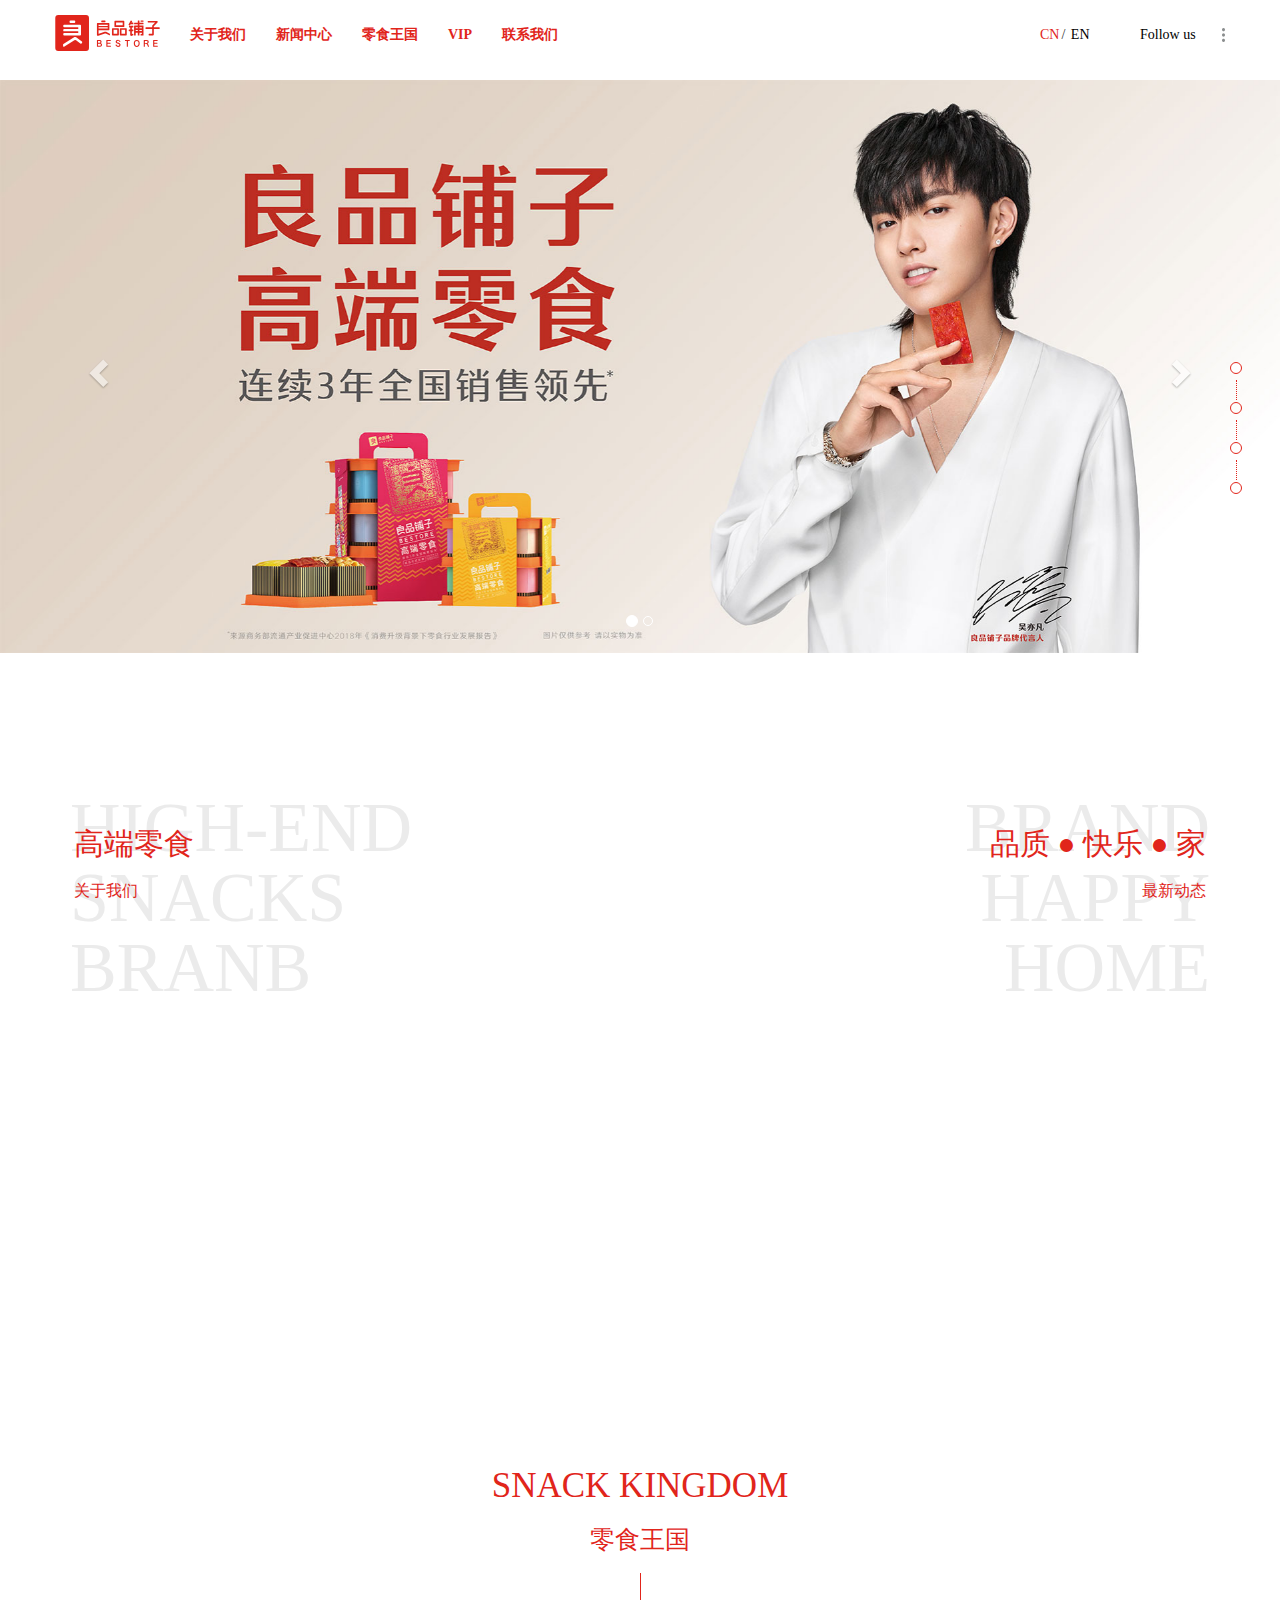
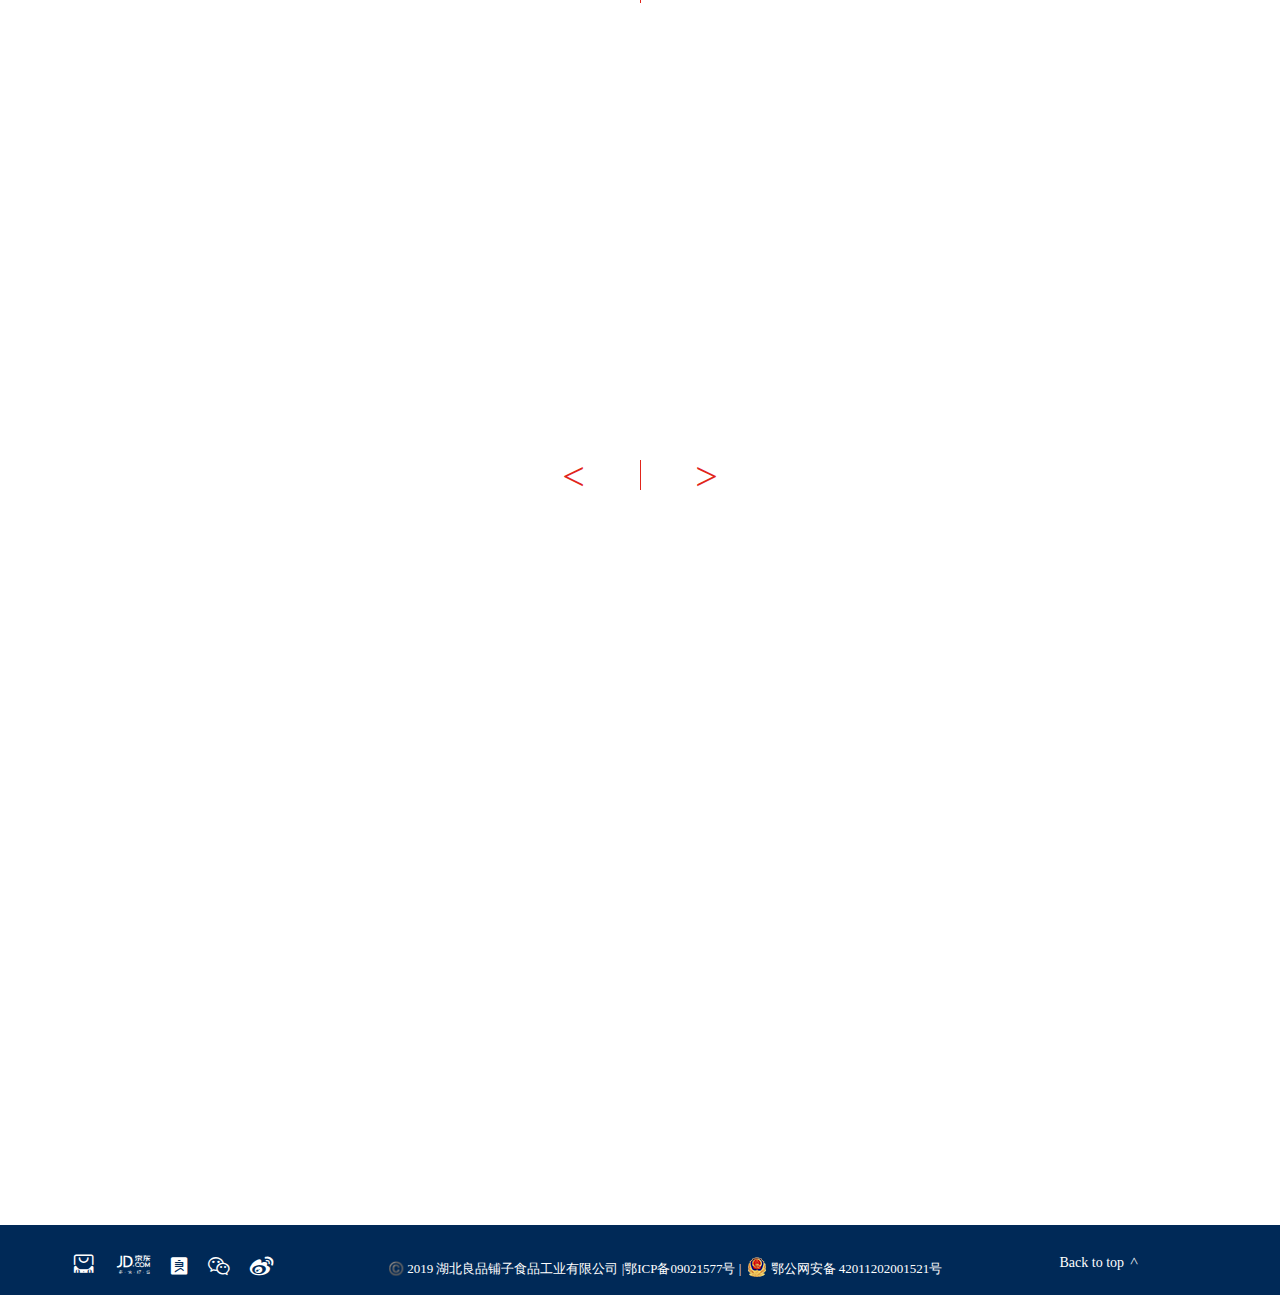
<file: index.html>
<!DOCTYPE html>
<html lang="en">
<head>
	<meta charset="UTF-8">
	<meta http-equiv="X-UA-Compatible" content="IE=edge">
    <meta name="viewport" content="width=device-width, initial-scale=1">
	<title>良品铺子首页</title>
	<link rel='icon' href='images/favicon.ico' mce_href='images/favicon.ico' type='image/x-icon'>
	<link rel='shortcut icon' href='images/favicon.ico' mce_href='images/favicon.ico' type='image/x-icon'>
	<script src="js/jquery-1.11.1.js"></script>
	<script src="js/bootstrap.js"></script>
	<script src="js/public.js"></script>
	<script src="js/index.js"></script>
	<script src="js/jquery.mousewheel.js"></script>
	<script src="js/wow.min.js"></script>
	<link rel="stylesheet" href="css/bootstrap.css">
	<link rel="stylesheet" href="css/bootstrap.min.css">
	<link rel="stylesheet" href="css/cssreset.css">
	<link rel="stylesheet" href="css/iconfont1.css">
	<link rel="stylesheet" href="css/iconfont2.css">
	<link rel="stylesheet" href="css/iconfont3.css">
	<link rel="stylesheet" href="css/iconfont4.css">
	<link rel="stylesheet" href="css/iconfont5.css">
	<link rel="stylesheet" href="css/public.css">
	<link rel="stylesheet" href="css/index.css">
	<link rel="stylesheet" href="css/animate.css">
	
	<script>
		new WOW().init();
	</script>
</head>
<body>
	<div class="header ">
		<nav class="navbar navbar-default container kris_wrap pub">
		  <div class="container-fluid pub">
		    <!-- Brand and toggle get grouped for better mobile display -->
		    <div class="navbar-header ">
		      <button type="button" class="navbar-toggle collapsed krisBtn" data-toggle="collapse" data-target="#bs-example-navbar-collapse-1" aria-expanded="false">
		        <span class="sr-only">Toggle navigation</span>
		        <span class="icon-bar"></span>
		        <span class="icon-bar"></span>
		        <span class="icon-bar"></span>
		      </button>
		      <a class="navbar-brand" href="#">
		      	<img src="images/logo.svg" alt="" class="logo">
		      </a>
		    </div>

		    <!-- Collect the nav links, forms, and other content for toggling -->
		    <div class="collapse navbar-collapse kris_nav" id="bs-example-navbar-collapse-1">
		      <ul class="nav navbar-nav kris_navLeft">
		        <li class="nav_li">
		        	<a href="#" class="red navA">关于我们</a>
		        	<div class="aboutMenu nav_menu">
		        		<div>
		        			<img src="images/submenu_line.svg" alt="" class="menuItem_icon">
		        		</div>
		        		<ul class="aboutMenu_ul nav_menu_ul">
		        			<li><a href="html/brandIntroCourse.html" class="menuItem first_a">品牌介绍</a></li>
		        			<li><a href="html/brandIntroCourse.html" class="menuItem">品牌历程</a></li>
		        			<li><a href="html/brandConceptStory.html" class="menuItem">品牌理念</a></li>
		        			<li><a href="html/brandConceptStory.html" class="menuItem last_a">品牌故事</a></li>
		        		</ul>
		        	</div>
		        </li>
		        <li class="nav_li">
		        	<a href="#" class="red">新闻中心</a>
		        	<div class="newsMenu nav_menu">
		        		<div>
		        			<img src="images/submenu_line.svg" alt="" class="menuItem_icon">
		        		</div>
		        		<ul class="newsMenu_ul nav_menu_ul">
		        			<li><a href="html/mediaFocus.html" class="menuItem first_a">媒体聚焦</a></li>
		        			<li><a href="https://v.qq.com/x/page/f0919i81zgl.html" class="menuItem last_a">品牌视频</a></li>
		        		</ul>
		        	</div>
		        </li>
		        <li class="nav_li">
		        	<a href="#" class="red">零食王国</a>
		        	<div class="snacksMenu nav_menu">
		        		<div>
		        			<img src="images/submenu_line.svg" alt="" class="menuItem_icon">
		        		</div>
		        		<ul class="snacksMenu_ul nav_menu_ul">
		        			<li><a href="#" class="menuItem first_a">产品分类</a></li>
		        			<li><a href="html/onlineMall.html" class="menuItem">线上商城</a></li>
		        			<li><a href="html/nationalStores.html" class="menuItem last_a">全国门店</a></li>
		        		</ul>
		        	</div>
		        </li>
		        <li>
		        	<a href="html/vip.html" class="red">VIP</a>
		        </li>
		        <li class="nav_li">
		        	<a href="" class="red">联系我们</a>
		        	<div class="contactMenu nav_menu">
		        		<div>
		        			<img src="images/submenu_line.svg" alt="" class="menuItem_icon">
		        		</div>
		        		<ul class="contactMenu_ul nav_menu_ul">
		        			<li><a href="html/join.html" class="menuItem first_a">加盟专区</a></li>
		        			<li><a href="#" class="menuItem last_a">招聘专区</a></li>
		        		</ul>
		        	</div>
		        </li>
		      </ul>
		      <ul class="nav navbar-nav navbar-right kris_navRight">
		        <li>
		        	<a href="#" class="red cn">CN</a>/
		        	<a href="#" class="en">EN</a>
		        </li>
		        <li class="nav_li follow_li">
		        	<a href="#" class="follow">Follow&nbsp;us</a>
		        	<div class="followMenu nav_menu">
		        		<ul>
		        			<li>
		        				<a href="" class="bestore menuItem first_a"><i class="glyphicon glyphicon-user"></i></a>
		        			</li>
		        			<li>
		        				<a href="" class="weibo menuItem"><i class="glyphicon glyphicon-envelope"></i></a>
		        			</li>
		        			<li class="bestore_code_li">
		        				<a href="" class="wechat menuItem last_a"><i class="glyphicon glyphicon-cloud"></i>
		        					<img src="images/qrcode_weixin.jpg" alt="" class="bestore_code"></a>
		        			</li>
		        		</ul>
		        	</div>
		        </li>
		      </ul>
		    </div><!-- /.navbar-collapse -->
		  </div><!-- /.container-fluid -->
		</nav>
	</div>

<section>
	<!-- banner -->
	<div class="banner  box">
		<div id="carousel-example-generic" class="carousel slide" data-ride="carousel">
		  <!-- Indicators -->
		  <ol class="carousel-indicators">
		    <li data-target="#carousel-example-generic" data-slide-to="0" class="active"></li>
		    <li data-target="#carousel-example-generic" data-slide-to="1"></li>
		  </ol>

		  <!-- Wrapper for slides -->
		  <div class="carousel-inner" role="listbox">
		    <div class="item active">
		      <img src="images/banner_01.jpg" alt="...">
		      <div class="carousel-caption">
		      </div>
		    </div>
		    <div class="item">
		      <img src="images/banner_02.jpg" alt="...">
		      <div class="carousel-caption">
		      </div>
		    </div>
		  </div>

		  <!-- Controls -->
		  <a class="left carousel-control" href="#carousel-example-generic" role="button" data-slide="prev">
		    <span class="glyphicon glyphicon-chevron-left" aria-hidden="true"></span>
		    <span class="sr-only">Previous</span>
		  </a>
		  <a class="right carousel-control" href="#carousel-example-generic" role="button" data-slide="next">
		    <span class="glyphicon glyphicon-chevron-right" aria-hidden="true"></span>
		    <span class="sr-only">Next</span>
		  </a>
		</div>
	</div>

	<!-- content -->
	<!-- content1 -->
	<div class="content1 container box">
		<div class="content1_mask">
			<div class="row c1_wrap">
			  <div class="col-sm-6 ">
			    <div class="thumbnail c1_box">
			    	<div class="bg_words bw1 wow fadeInDown">
			    		<p>HIGH-END</p>
						<p>SNACKS</p>
						<p>BRANB</p>
			    	</div>
			    	<div class="c1">
			    		<div class="content1_top c1_left wow fadeInUp" data-wow-delay='0.2s'>
					      	<h2>高端零食</h2>
					      	<p>关于我们</p>
			      		</div>
			      		<div class="content1_bottom">
					      	<div class="content1_bottom_left c1_bottom">
					      		<div class="c1_leftBox c1_publicBox wow fadeInLeft">
					      			<div class="c1_leftBox_inner c1_publicInner">
					      				<span></span>
						      			<p>良品铺子，高端零食</p>
								      	<p>连续3年全国销售领先</p>
								      	<p>精选全球32大产地食材</p>
								      	<p>全球2000多家门店</p>
								      	<a href="#">more></a>
					      			</div>
					      		</div>
					      		<div class="c1_img1 wow fadeInLeft" data-wow-delay='0.2s'>
					      			<img src="images/a2.jpg" alt="">
					      		</div>
					      	</div>  	
				      </div>
			    	</div>
			    </div>
			  </div>
			  <div class="col-sm-6">
			    <div class="thumbnail c1_box">
			    	<div class="bg_words bw2 rp2 wow fadeInDown">
			    		<p>BRAND</p>
						<p>HAPPY</p>
						<p>HOME</p>
			    	</div>
			    	<div class="c1">
			    		<div class="content1_top c1_right wow fadeInUp" data-wow-delay='0.2s'>
					      	<h2>品质 ● 快乐 ● 家</h2>
					      	<p>最新动态</p>
				      </div>
				      <div class="content1_bottom">
				      	<div class="content1_bottom_right c1_bottom">
				      		<div class="c1_rightBox c1_publicBox wow fadeInRight">
				      			<div class="c1_rightBox_inner c1_publicInner c1_right">
					      			<p>2019.08.03</p>
							      	<p>良品铺子“保护千年敦煌”中秋节捐赠事项的活动细则</p>
							      	<a href="#" class="right_a">more></a>
				      			</div>
				      		</div>
				      		<div class="c1_img2 wow fadeInRight" data-wow-delay='0.2s'>
				      			<img src="images/a13.jpg" alt="">
				      		</div>
				      	</div>  	
				      </div>
			    	</div> 
			    </div>
			  </div>
			</div>
		</div>
	</div>
	<!-- content2 -->
	<div class="content2 container box">
		<div class="content_box  pub">
			<div class="row c2_top ">
			  	<h2>SNACK KINGDOM</h2>
				<h3>零食王国</h3>
				<span class="c2_line"></span>
			</div>
			<div class="c2_snacksBox  pub">
				<ul>
					<li class="wow fadeInUp">
						<div class="snacks_box">
						  	<div class="c2_imgBox">
						  		<img src="images/a9.jpg" alt="">
						  	</div>
						  	<div class="c2_detials">
						  		<p>精选良品山核桃</p>
						  	</div>
					  	</div>
					</li>
					<li class="wow fadeInUp " data-wow-delay='0.2s'>
						<div class="snacks_box wow fadeInUp">
						  	<div class="c2_imgBox">
						  		<img src="images/a14.jpg" alt="">
						  	</div>
						  	<div class="c2_detials">
						  		<p>菲律宾芒果干</p>
						  	</div>
					  	</div>
					</li>
					<li class="wow fadeInUp " data-wow-delay='0.4s'>
						<div class="snacks_box">
						  	<div class="c2_imgBox">
						  		<img src="images/a5.jpg" alt="">
						  	</div>
						  	<div class="c2_detials">
						  		<p>脆冬枣</p>
						  	</div>
					  	</div>
					</li>
					<li class="wow fadeInUp " data-wow-delay='0.6s'>
						<div class="snacks_box">
						  	<div class="c2_imgBox">
						  		<img src="images/a1.jpg" alt="">
						  	</div>
						  	<div class="c2_detials">
						  		<p>对对虾</p>
						  	</div>
					  	</div>
					</li>
					<li>
						<div class="snacks_box">
						  	<div class="c2_imgBox">
						  		<img src="images/a4.jpg" alt="">
						  	</div>
						  	<div class="c2_detials">
						  		<p>猪肉脯</p>
						  	</div>
					  	</div>
					</li>
					<li>
						<div class="snacks_box">
						  	<div class="c2_imgBox">
						  		<img src="images/a10.jpg" alt="">
						  	</div>
						  	<div class="c2_detials">
						  		<p>颗颗香原味葵瓜子</p>
						  	</div>
					  	</div>
					</li>
					<li>
						<div class="snacks_box">
						  	<div class="c2_imgBox">
						  		<img src="images/a12.jpg" alt="">
						  	</div>
						  	<div class="c2_detials">
						  		<p>虾夷扇贝</p>
						  	</div>
					  	</div>
					</li>
					<li>
						<div class="snacks_box">
						  	<div class="c2_imgBox">
						  		<img src="images/a11.jpg" alt="">
						  	</div>
						  	<div class="c2_detials">
						  		<p>榴莲干</p>
						  	</div>
					  	</div>
					</li>
					<li>
						<div class="snacks_box">
						  	<div class="c2_imgBox">
						  		<img src="images/a7.jpg" alt="">
						  	</div>
						  	<div class="c2_detials">
						  		<p>迷你风干牛肉</p>
						  	</div>
					  	</div>
					</li>
					<li>
						<div class="snacks_box">
						  	<div class="c2_imgBox">
						  		<img src="images/a6.jpg" alt="">
						  	</div>
						  	<div class="c2_detials">
						  		<p>鸡蛋干</p>
						  	</div>
					  	</div>
					</li>
					<li>
						<div class="snacks_box">
						  	<div class="c2_imgBox">
						  		<img src="images/a8.jpg" alt="">
						  	</div>
						  	<div class="c2_detials">
						  		<p>手剥松子</p>
						  	</div>
					  	</div>
					</li>
					<li>
						<div class="snacks_box">
						  	<div class="c2_imgBox">
						  		<img src="images/a3.jpg" alt="">
						  	</div>
						  	<div class="c2_detials">
						  		<p>手剥松子</p>
						  	</div>
					  	</div>
					</li>
				</ul>
				<div class="row c2_bottom">
				  	<span class="c2_btn c2_btn_left">&lt;</span>
				  	<span class="c2_line c2_btn_line"></span>
				  	<span class="c2_btn c2_btn_right">&gt;</span>
			  	</div>
			</div>
		</div>
	</div>
	<!-- content3 -->
	<div class="content3 container box">
		<div class="row c3_row">
		  <div class="col-xs-6 col-sm-6 col-md-3 c3_box c3_box1 wow fadeInUp">
		  	<main>
		  		<div class="c3_bgImg"></div>
			  	<div class="c3_inner ">
			  		<div class='c3_inner_tit'>
			  			<h2>FRANCHISE</h2>
			  			<h3>加盟专区</h3>
			  		</div>
			  		<div class="c3_inner_content">
			  			<h4>●玩出生产力</h4>
			  			<p>线上线下高度融合，每一个渠道，都是良品铺子与消费者连通的触点，让我们找到满足消费者需求的同时，客户也可随时、随地、随意的享受良品铺子的产品和服务。</p>
			  		</div>
			  	</div>
			  	<div class="c3_inner_bottom">
			  		<span class="iconfont icon-jiameng1"></span>
			  	</div>
		  	</main>
		  </div>
		  <div class="col-xs-6 col-sm-6 col-md-3 c3_box c3_box2 wow fadeInUp" data-wow-delay='0.2s'>
		  	<main>
		  		 <div class="c3_bgImg"></div>
		  		 <div class="c3_inner">
			  		<div class='c3_inner_tit'>
			  			<h2>VIP</h2>
			  			<h3>会员专区</h3>
				  		</div>
			  		<div class="c3_inner_content">
			  			<h4>●吃货联盟</h4>
			  			<p>成为会员后，良妹会依据您的累计消费情况给您定级。</p>
			  		</div>
		  		</div>
		  		<div class="c3_inner_bottom">
		  			<span class="iconfont icon-vip c2_icon2"></span>
		  		</div>
		  	</main>
		</div>
		  <div class="col-xs-6 col-sm-6 col-md-3 c3_box c3_box3 wow fadeInUp" data-wow-delay='0.4s'>
		  	<main>
		  		<div class="c3_bgImg"></div>
			  	<div class="c3_inner">
			  		<div class='c3_inner_tit'>
			  			<h2>JOIN&nbsp;US</h2>
			  			<h3>招聘</h3>
			  		</div>
			  		<div class="c3_inner_content">
			  			<h4>●尊重人、培养人、成就人</h4>
			  			<p>我们是新零售的&ldquo;食尚先锋&rdquo;，是引领美味潮流的&ldquo;创想家&rdquo;，是健康品质管理的&ldquo;食力派&rdquo;。美食由你定制，未来由你定义。</p>
			  		</div>
			  	</div>
			  	<div class="c3_inner_bottom">
			  			<span class="iconfont icon-renshi"></span>
			  	</div>
		  	</main>
		</div>
		  <div class="col-xs-6 col-sm-6 col-md-3 c3_box c3_box4 wow fadeInUp" data-wow-delay='0.6s'>
		  	<main>
		  		<div class="c3_bgImg"></div>
			  	<div class="c3_inner">
			  		<div class='c3_inner_tit'>
			  			<h2>HOW&nbsp;TO&nbsp;<br>BUY</h2>
			  			<h3>购买方式</h3>
			  		</div>
			  		<div class="c3_inner_content">
			  			<h4>●全国门店</h4>
			  			<h4>●天猫旗舰店</h4>
			  			<h4>●京东旗舰店</h4>
			  		</div>
			  	</div>
			  	<div class="c3_inner_bottom">
			  			<span class="iconfont icon-shop"></span>
			  	</div>
		  	</main>
		</div>
		</div>
	</div>



	<!-- footer -->
	<div class="footer box">
		<div class="container footer_box">
			<div class="footer_left">
				<div class="footer_leftBox">
					<a href="" class="iconfont icon-tianmao ft_icon1"></a>
					<a href="" class="iconfont icon-jingdong ft_icon2"></a>
					<a href="" class="iconfont icon-liangpinpuzi ft_icon3"></a>
					<div class="ft_wechatCode">
						<a href="" class="iconfont icon-Fill  ft_icon4"></a>
						<div class="fl_img1">
							<img src="images/qrcode_weixin.jpg" alt="">
						</div>
					</div>
					<div class="ft_weiboCode">
						<a href="" class="iconfont icon-weibo  ft_icon5"></a>
						<div class="fl_img2">
							<img src="images/qrcode_sina.jpg" alt="">
						</div>
					</div>
				</div>
			</div>
			<div class="footer_center">
				<div class="footer_centerBox">
					<div class="footer_centerBox1">
							©️ 2019 湖北良品铺子食品工业有限公司&nbsp;|<a href="">鄂ICP备09021577号&nbsp;</a>|
					</div>
					<div class="footer_icon footer_centerBox2">
						<a href="" class="fc_a"><span class="fc_icon"></span>鄂公网安备 42011202001521号</a>
					</div>
				</div>
			</div>
			<div class="footer_right">
				<div class="footer_right_aBox">
					<a href="" class="footer_right_a" onclick="return false">Back&nbsp;to&nbsp;top&nbsp;<span class="glyphicon glyphicon-chevron-u">></span></a>
				</div>	
			</div>
		</div>
	</div>


	<!-- aside -->
	<div class="asideNav">
		<ul>
			<li class="aside1"><a href="#" onclick="return false" class="asideNav_a1"></a><span></span></li>
			<li class="aside2"><a href="#" onclick="return false" class="asideNav_a2"></a><span></span></li>
			<li class="aside3"><a href="#" onclick="return false" class="asideNav_a2"></a><span></span></li>
			<li class="aside4"><a href="#" onclick="return false" class="asideNav_a4"></a></li>
		</ul>
	</div>


	</section>
</body>
</html>
</file>
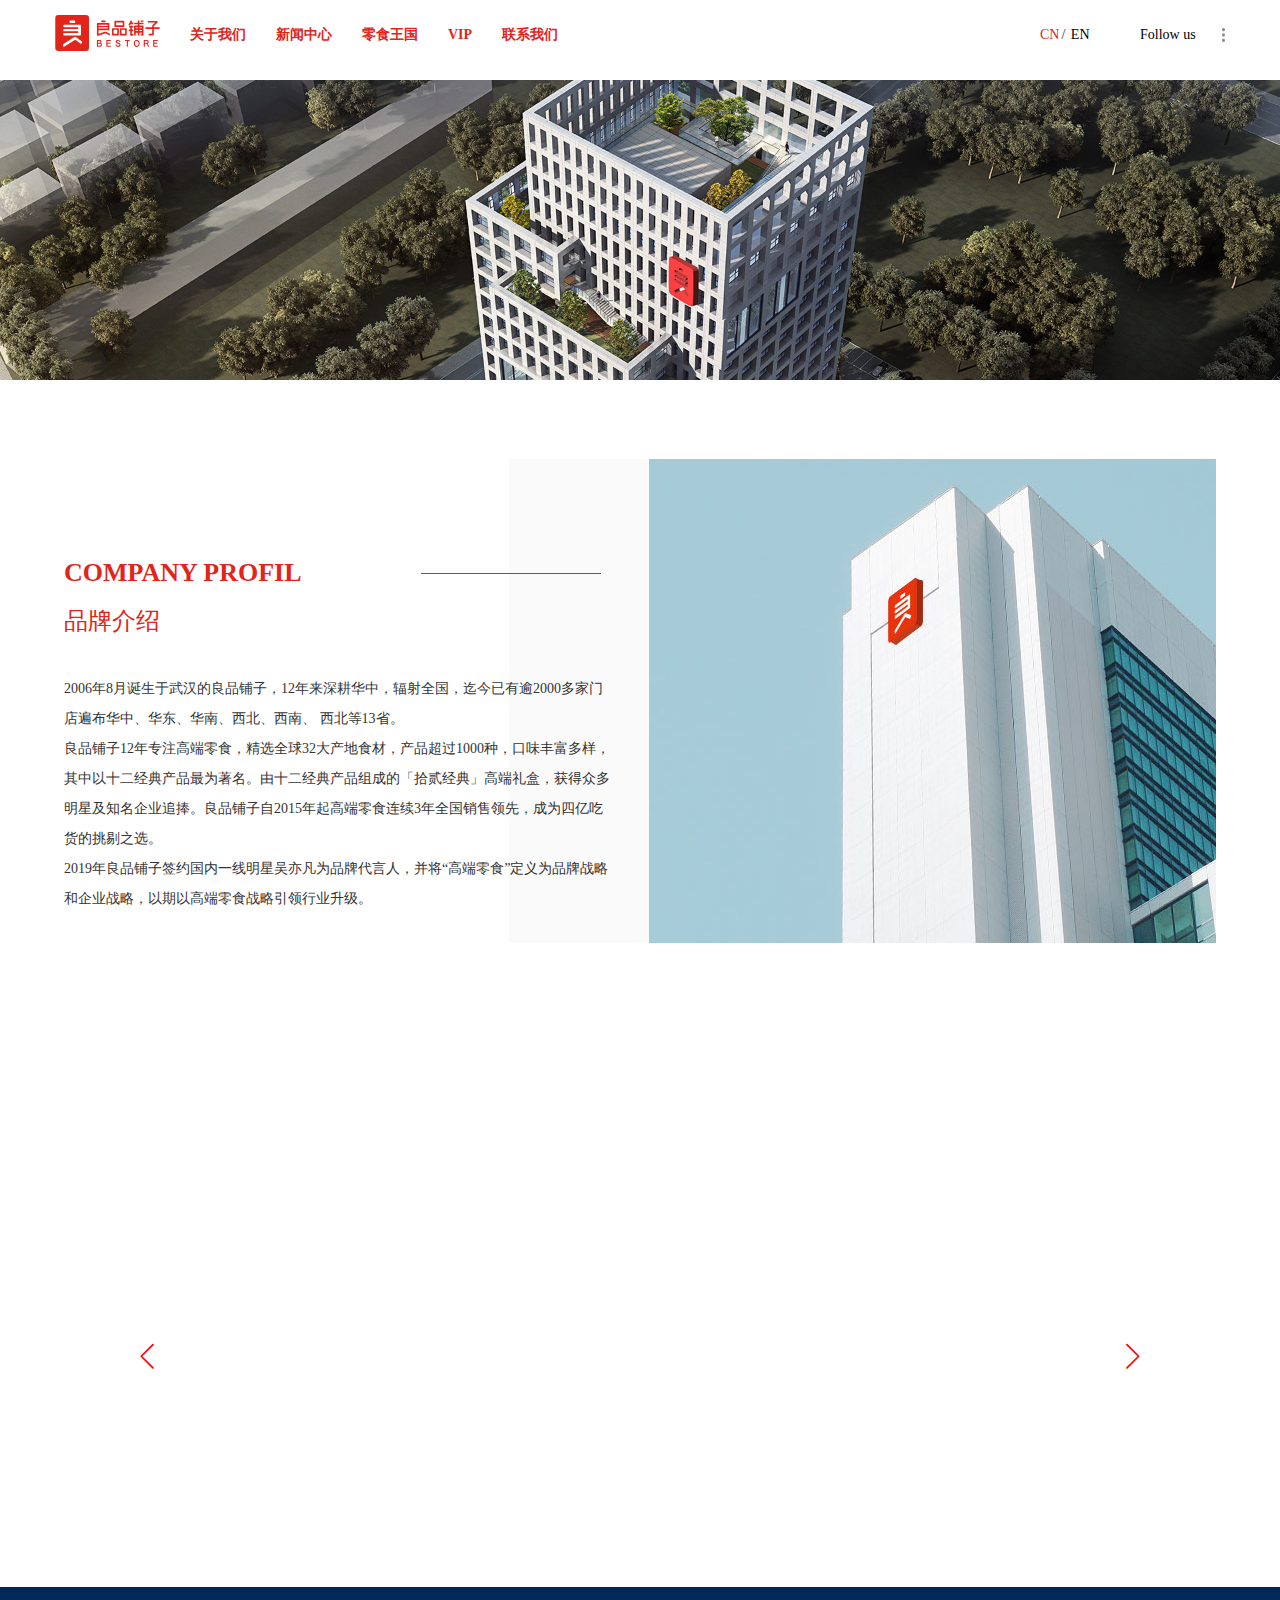
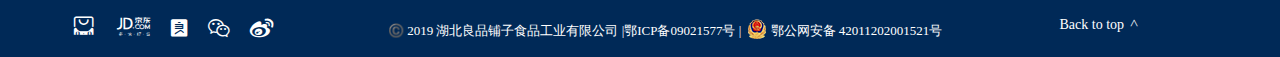
<file: html/brandIntroCourse.html>
<!DOCTYPE html>
<html lang="en">
<head>
	<meta charset="UTF-8">
	<meta http-equiv="X-UA-Compatible" content="IE=edge">
    <meta name="viewport" content="width=device-width, initial-scale=1">
	<title>品牌介绍和历程</title>
	<link rel='icon' href='../images/favicon.ico' mce_href='../images/favicon.ico' type='image/x-icon'>
	<link rel='shortcut icon' href='../images/favicon.ico' mce_href='../images/favicon.ico' type='image/x-icon'>
	<script src="../js/jquery-1.11.1.js"></script>
	<script src="../js/bootstrap.js"></script>
	<script src="../js/public.js"></script>
	<script src="../js/brandIntroCourse.js"></script>
	<script src="../js/wow.min.js"></script>
	<link rel="stylesheet" href="../css/bootstrap.css">
	<link rel="stylesheet" href="../css/bootstrap.min.css">
	<link rel="stylesheet" href="../css/cssreset.css">
	<link rel="stylesheet" href="../css/public.css">
	<link rel="stylesheet" href="../css/iconfont1.css">
	<link rel="stylesheet" href="../css/iconfont2.css">
	<link rel="stylesheet" href="../css/iconfont3.css">
	<link rel="stylesheet" href="../css/iconfont4.css">
	<link rel="stylesheet" href="../css/iconfont5.css">
	<link rel="stylesheet" href="../css/iconfont6.css">
	<link rel="stylesheet" href="../css/brandIntroCourse.css">
	<link rel="stylesheet" href="../css/animate.css">
	<script>
		new WOW().init();
	</script>
</head>
<body>
	<!-- header -->
	<div class="header ">
		<nav class="navbar navbar-default container kris_wrap pub">
		  <div class="container-fluid pub">
		    <!-- Brand and toggle get grouped for better mobile display -->
		    <div class="navbar-header ">
		      <button type="button" class="navbar-toggle collapsed krisBtn" data-toggle="collapse" data-target="#bs-example-navbar-collapse-1" aria-expanded="false">
		        <span class="sr-only">Toggle navigation</span>
		        <span class="icon-bar"></span>
		        <span class="icon-bar"></span>
		        <span class="icon-bar"></span>
		      </button>
		      <a class="navbar-brand" href="../index.html">
		      	<img src="../images/logo.svg" alt="" class="logo">
		      </a>
		    </div>

		    <!-- Collect the nav links, forms, and other content for toggling -->
		    <div class="collapse navbar-collapse kris_nav" id="bs-example-navbar-collapse-1">
		      <ul class="nav navbar-nav kris_navLeft">
		        <li class="nav_li">
		        	<a href="#" class="red navA">关于我们</a>
		        	<div class="aboutMenu nav_menu">
		        		<div>
		        			<img src="../images/submenu_line.svg" alt="" class="menuItem_icon">
		        		</div>
		        		<ul class="aboutMenu_ul nav_menu_ul">
		        			<li><a href="brandIntroCourse.html" class="menuItem first_a">品牌介绍</a></li>
		        			<li><a href="brandIntroCourse.html" class="menuItem">品牌历程</a></li>
		        			<li><a href="brandConceptStory.html" class="menuItem">品牌理念</a></li>
		        			<li><a href="brandConceptStory.html" class="menuItem last_a">品牌故事</a></li>
		        		</ul>
		        	</div>
		        </li>
		        <li class="nav_li">
		        	<a href="#" class="red">新闻中心</a>
		        	<div class="newsMenu nav_menu">
		        		<div>
		        			<img src="../images/submenu_line.svg" alt="" class="menuItem_icon">
		        		</div>
		        		<ul class="newsMenu_ul nav_menu_ul">
		        			<li><a href="mediaFocus.html" class="menuItem first_a">媒体聚焦</a></li>
		        			<li><a href="https://v.qq.com/x/page/f0919i81zgl.html" class="menuItem last_a">品牌视频</a></li>
		        		</ul>
		        	</div>
		        </li>
		        <li class="nav_li">
		        	<a href="#" class="red">零食王国</a>
		        	<div class="snacksMenu nav_menu">
		        		<div>
		        			<img src="../images/submenu_line.svg" alt="" class="menuItem_icon">
		        		</div>
		        		<ul class="snacksMenu_ul nav_menu_ul">
		        			<li><a href="#" class="menuItem first_a">产品分类</a></li>
		        			<li><a href="onlineMall.html" class="menuItem">线上商城</a></li>
		        			<li><a href="nationalStores.html" class="menuItem last_a">全国门店</a></li>
		        		</ul>
		        	</div>
		        </li>
		        <li>
		        	<a href="vip.html" class="red">VIP</a>
		        </li>
		        <li class="nav_li">
		        	<a href="#" class="red">联系我们</a>
		        	<div class="contactMenu nav_menu">
		        		<div>
		        			<img src="../images/submenu_line.svg" alt="" class="menuItem_icon">
		        		</div>
		        		<ul class="contactMenu_ul nav_menu_ul">
		        			<li><a href="join.html" class="menuItem first_a">加盟专区</a></li>
		        			<li><a href="#" class="menuItem last_a">招聘专区</a></li>
		        		</ul>
		        	</div>
		        </li>
		      </ul>
		      <ul class="nav navbar-nav navbar-right kris_navRight">
		        <li>
		        	<a href="#" class="red cn">CN</a>/
		        	<a href="#" class="en">EN</a>
		        </li>
		        <li class="nav_li follow_li">
		        	<a href="#" class="follow">Follow&nbsp;us</a>
		        	<div class="followMenu nav_menu">
		        		<ul>
		        			<li>
		        				<a href="" class="bestore menuItem first_a"><i class="glyphicon glyphicon-user"></i></a>
		        			</li>
		        			<li>
		        				<a href="" class="weibo menuItem"><i class="glyphicon glyphicon-envelope"></i></a>
		        			</li>
		        			<li class="bestore_code_li">
		        				<a href="" class="wechat menuItem last_a"><i class="glyphicon glyphicon-cloud"></i>
		        					<img src="../images/qrcode_weixin.jpg" alt="" class="bestore_code"></a>
		        			</li>
		        		</ul>
		        	</div>
		        </li>
		      </ul>
		    </div><!-- /.navbar-collapse -->
		  </div><!-- /.container-fluid -->
		</nav>
	</div>

	<!-- bg -->
	<div class="bg container-fluid">
		<div class="row">
			 <div class="col-sm-12 col-md-12 pub">
			    <div class="thumbnail bg1">
			      <img src="../images/bg01.jpg" alt="...">
			    </div>
			 </div>
		</div>
	</div>

	<!-- content -->
	<!-- content1 -->
	<div class="content1 container">
		<div class="row">
		  <div class="col-sm-12 col-md-6 pub">
		    <div class="thumbnail pub ">
		      <div class="caption c1_left">
		      	<h2 class="wow fadeInLeft">COMPANY PROFIL</h2>
		        <h3 class="wow fadeInLeft">品牌介绍</h3>
		        <p class="wow fadeInUp" data-wow-delay='0.5s'>2006年8月诞生于武汉的良品铺子，12年来深耕华中，辐射全国，迄今已有逾2000多家门店遍布华中、华东、华南、西北、西南、		西北等13省。<br>
		        	良品铺子12年专注高端零食，精选全球32大产地食材，产品超过1000种，口味丰富多样，其中以十二经典产品最为著名。由十二经典产品组成的「拾贰经典」高端礼盒，获得众多明星及知名企业追捧。良品铺子自2015年起高端零食连续3年全国销售领先，成为四亿吃货的挑剔之选。<br>
		        	2019年良品铺子签约国内一线明星吴亦凡为品牌代言人，并将“高端零食”定义为品牌战略和企业战略，以期以高端零食战略引领行业升级。
		        </p>
		      </div>
		    </div>
		  </div>
		  <div class="col-sm-12 col-md-6 pub ">
		    <div class="thumbnail  pub">
		      <div class="caption c1_right">
		      	<div class="c1_right_img wow fadeInRight">
		      		<img src="../images/42.jpg" alt="">
		      	</div>
		      </div>
		    </div>
		  </div>
		</div>
	</div>
	<!-- content2 -->
	<div class="content2">
		<div class="container">
			<div class="row">
				<div class="col-sm-12 col-md-12 pub wow fadeInLeft">
			    <div class="thumbnail pub ">
			      <div class="caption c2_top">
			      	<h2 class="wow fadeInLeft">PHYSICAL STORE</h2>
			        <h3 class="wow fadeInLeft">品牌历程</h3>
			      </div>
			    </div>
			  </div>
			</div>
		</div>
		<div class="c2_main container">
			<ul class="c2_ul">
				<li class="first_li wow fadeInUp">
					<i class="i1 i1_1"></i>
					<h3>2019年</h3>
					<div class="c2_imgBox">
						<img src="../images/22.jpg" alt="" class="c2_img">
						<div class="c2_bgImg">
							<img src="../images/bg_02.svg" alt="">
						</div>
					</div>
					<div class="c2_details">
						<p>1月7日，正式签约吴亦凡为品牌代言人，于深圳举办高端成果发布会。</p>
						<span class='add iconfont icon-jiajian-1'></span>
						<span class="jian iconfont icon-jiajian-"></span>
						<i class="i2"></i>
					</div>
				</li>
				<li class="wow fadeInUp" data-wow-delay='0.2s'>
					<i class="i1"></i>
					<h3>2018年</h3>
					<div class="c2_imgBox">
						<img src="../images/57.jpg" alt="" class="c2_img">
						<div class="c2_bgImg">
							<img src="../images/bg_02.svg" alt="">
						</div>
					</div>
					<div class="c2_details">
						<p>1月，深度植入《恋爱先生》，全网播放量超90亿。</p>
						<span class='add iconfont icon-jiajian-1'></span>
						<div class='c2_details_p'>
							<p>
								3月，深度植入古装IP剧《烈火如歌》。<br>
								6月，世界杯期间，推出了为球迷们定制的冷锅串串噜辣杯。<br>
								8月，发布了全新的品牌LOGO。
							</p>
						</div>
						<span class="jian iconfont icon-jiajian-"></span>
						<i class="i2"></i>
					</div>
				</li>
				<li class="wow fadeInUp" data-wow-delay='0.4s'>
					<i class="i1"></i>
					<h3>2017年</h3>
					<div class="c2_imgBox">
						<img src="../images/43.jpg" alt="" class="c2_img">
						<div class="c2_bgImg">
							<img src="../images/bg_02.svg" alt="">
						</div>
					</div>
					<div class="c2_details">
						<p>1月，青年演员杨紫成为良品铺子首席粉丝官</p>
						<span class='add iconfont icon-jiajian-1'></span>
						<div class='c2_details_p'>
							<p>
								5月，植入热门电视剧《欢乐颂2》<br>
								6月，首家良品铺子五代店——良品生活馆开业。<br>
								7月，正式进驻西安。<br>
								8月，打造“零食小确幸地铁”，打造了一场立体闭环式整合营销。<br>
								9月，挺进重庆，首家店U城天街店正式开业。
							</p>
						</div>
						<span class="jian iconfont icon-jiajian-"></span>
						<i class="i2"></i>
					</div>
				</li>
				<li class="wow fadeInUp" data-wow-delay='0.6s'>
					<i class="i1"></i>
					<h3>2016年</h3>
					<div class="c2_imgBox">
						<img src="../images/44.jpg" alt="" class="c2_img">
						<div class="c2_bgImg">
							<img src="../images/bg_02.svg" alt="">
						</div>
					</div>
					<div class="c2_details">
						<p>2月，携手代言人黄晓明亮相纽约时代广场。</p>
						<span class='add iconfont icon-jiajian-1'></span>
						<div class='c2_details_p'>
							<p>
								3月，正式发布司歌【良品之歌】。<br>
								5月，投资10亿元修建休闲食品产业园。<br>
								9月，进军华东市场，苏州第一家店开业。<br>
								10月，全新打造坚果升级产品“一代佳仁”亮相直播节目。<br>
								12月，在支付宝双十二活动中，一举夺得休闲零食类目第一。
							</p>
						</div>
						<span class="jian iconfont icon-jiajian-"></span>
						<i class="i2"></i>
					</div>
				</li>
				<li class="first_li2">
					<i class="i1"></i>
					<h3>2015年</h3>
					<div class="c2_imgBox">
						<img src="../images/45.jpg" alt="" class="c2_img">
						<div class="c2_bgImg">
							<img src="../images/bg_02.svg" alt="">
						</div>
					</div>
					<div class="c2_details">
						<p>7月，成为《爸爸去哪儿3》官方合作伙伴。</p>
						<span class='add iconfont icon-jiajian-1'></span>
						<div class='c2_details_p'>
							<p>8月，公布签约一线明星代言人黄晓明。<br>
								9月，与华为开展战略合作，助力良品铺子的全渠道运营业务。<br>
								9月，牵手湖北省营养学会，成立良品健康营养研究院。<br>
								10月，完成500家门店的四代店升级。<br>
								11月，双十一，全平台销售额达到1.23亿。
							</p>
						</div>
						<span class="jian iconfont icon-jiajian-"></span>
						<i class="i2"></i>
					</div>
				</li>
				<li class="">
					<i class="i1"></i>
					<h3>2014年</h3>
					<div class="c2_imgBox">
						<img src="../images/46.jpg" alt="" class="c2_img">
						<div class="c2_bgImg">
							<img src="../images/bg_02.svg" alt="">
						</div>
					</div>
					<div class="c2_details">
						<p>5月，相继上线PC商城、有赞微信商城、支付宝服务窗商城、微博商城。</p>
						<span class='add iconfont icon-jiajian-1'></span>
						<div class='c2_details_p'>
							<p>
								6月，成立湖北良品铺子物流有限公司。<br>
								7月，开拓河南市场，正式挺进中原。<br>
								7月，在武汉及河南市场植入水果销售业务和现调饮品销售业务。<br>
								11月，中国驰名商标<br>
								10月，成立子公司“武汉好利福食品有限责任公司”。<br>
								12月，牵手IBM，打造国内顶尖全渠道信息化应用平台。
							</p>
						</div>
						<span class="jian iconfont icon-jiajian-"></span>
						<i class="i2"></i>
					</div>
				</li>
				<li class="">
					<i class="i1"></i>
					<h3>2013年</h3>
					<div class="c2_imgBox">
						<img src="../images/47.jpg" alt="" class="c2_img">
						<div class="c2_bgImg">
							<img src="../images/bg_02.svg" alt="">
						</div>
					</div>
					<div class="c2_details">
						<p>1月， 制造业纳税二十强企业,企业不断扩大</p>
						<span class='add iconfont icon-jiajian-1'></span>
						<div class='c2_details_p'>
							<p>
								6月，成立汉口、武昌、荆州、湖南、江西、四川6个分公司，<br>
								10月，第二代品控检测中心通过国家实验室验证，即CNAS认证。
							</p>
						</div>
						<span class="jian iconfont icon-jiajian-"></span>
						<i class="i2"></i>
					</div>
				</li>
				<li class="">
					<i class="i1"></i>
					<h3>2012年</h3>
					<div class="c2_imgBox">
						<img src="../images/48.jpg" alt="" class="c2_img">
						<div class="c2_bgImg">
							<img src="../images/bg_02.svg" alt="">
						</div>
					</div>
					<div class="c2_details">
						<p>3月，正式进攻新市场——四川，成都第一家店开业。</p>
						<span class='add iconfont icon-jiajian-1'></span>
						<div class='c2_details_p'>
							<p>
								5月，良品铺子3.5代形象店万达五店开业。<br>
								5月，重新建设第二代占地400平方米的品控监测中心。<br>
								10月，成立湖北良品铺子电子商务有限公司。
							</p>
						</div>
						<span class="jian iconfont icon-jiajian-"></span>
						<i class="i2"></i>
					</div>
				</li>
				<li class="">
					<i class="i1"></i>
					<h3>2011年</h3>
					<div class="c2_imgBox">
						<img src="../images/49.jpg" alt="" class="c2_img">
						<div class="c2_bgImg">
							<img src="../images/bg_02.svg" alt="">
						</div>
					</div>
					<div class="c2_details">
						<p>1月，全面启动第三代门店形象升级，首家店在玫瑰苑开业。</p>
						<span class='add iconfont icon-jiajian-1'></span>
						<div class='c2_details_p'>
							<p>
								6月，良品铺子休闲食品加工分装基地奠基仪式在武汉市东西湖区食品工业园举行。<br>
								11月，良品铺子休闲食品加工分装项目喜封金顶。
							</p>
						</div>
						<span class="jian iconfont icon-jiajian-"></span>
						<i class="i2"></i>
					</div>
				</li>
				<li class="">
					<i class="i1"></i>
					<h3>2010年</h3>
					<div class="c2_imgBox">
						<img src="../images/50.jpg" alt="" class="c2_img">
						<div class="c2_bgImg">
							<img src="../images/bg_02.svg" alt="">
						</div>
					</div>
					<div class="c2_details">
						<p>1月，ERP系统全面启动，企业科研力度加大。</p>
						<span class='add iconfont icon-jiajian-1'></span>
						<div class='c2_details_p'>
							<p>
								9月，建立了第一代品控化验室。<br>
								12月，引进战略投资者“今日资本”。
							</p>
						</div>
						<span class="jian iconfont icon-jiajian-"></span>
						<i class="i2"></i>
					</div>
				</li>
				<li class="">
					<i class="i1"></i>
					<h3>2009年</h3>
					<div class="c2_imgBox">
						<img src="../images/51.jpg" alt="" class="c2_img">
						<div class="c2_bgImg">
							<img src="../images/bg_02.svg" alt="">
						</div>
					</div>
					<div class="c2_details">
						<p>4月，开拓江西市场，南昌第一家店开业。</p>
						<span class='add iconfont icon-jiajian-1'></span>
						<div class='c2_details_p'>
							<p>
								6月，启动第二代门店改版升级。<br>
								8月，良品铺子门店数量达到100家， 12月，门店总数达到168家，团队人员677人。
							</p>
						</div>
						<span class="jian iconfont icon-jiajian-"></span>
						<i class="i2"></i>
					</div>
				</li>
				<li class="">
					<i class="i1"></i>
					<h3>2008年</h3>
					<div class="c2_imgBox">
						<img src="../images/52.jpg" alt="" class="c2_img">
						<div class="c2_bgImg">
							<img src="../images/bg_02.svg" alt="">
						</div>
					</div>
					<div class="c2_details">
						<p>6月，门店信息化管理建设正式启动，管理更加完善。</p>
						<span class='add iconfont icon-jiajian-1'></span>
						<div class='c2_details_p'>
							<p>
								7月，进入湖南市场，开启了良品铺子占领华中市场的重要一步。<br>
								12月，门店总数达到88家，团队人员396人。
							</p>
						</div>
						<span class="jian iconfont icon-jiajian-"></span>
						<i class="i2"></i>
					</div>
				</li>
				
			</ul>
		</div>
		<div>
			<span class="iconfont icon-changyongicon-  btn_left"></span>
			<span class=" iconfont icon-changyongicon-1 btn_right"></span>
		</div>
	</div>

	<!-- footer -->
	<div class="footer">
		<div class="container footer_box">
			<div class="footer_left">
				<div class="footer_leftBox">
					<a href="" class="iconfont icon-tianmao ft_icon1"></a>
					<a href="" class="iconfont icon-jingdong ft_icon2"></a>
					<a href="" class="iconfont icon-liangpinpuzi ft_icon3"></a>
					<div class="ft_wechatCode">
						<a href="" class="iconfont icon-Fill  ft_icon4"></a>
						<div class="fl_img1">
							<img src="../images/qrcode_weixin.jpg" alt="">
						</div>
					</div>
					<div class="ft_weiboCode">
						<a href="" class="iconfont icon-weibo  ft_icon5"></a>
						<div class="fl_img2">
							<img src="../images/qrcode_sina.jpg" alt="">
						</div>
					</div>
				</div>
			</div>
			<div class="footer_center">
				<div class="footer_centerBox">
					<div class="footer_centerBox1">
							©️ 2019 湖北良品铺子食品工业有限公司&nbsp;|<a href="">鄂ICP备09021577号&nbsp;</a>|
					</div>
					<div class="footer_icon footer_centerBox2">
						<a href="" class="fc_a"><span class="fc_icon"></span>鄂公网安备 42011202001521号</a>
					</div>
				</div>
			</div>
			<div class="footer_right">
				<div class="footer_right_aBox">
					<a href="" class="footer_right_a" onclick="return false">Back&nbsp;to&nbsp;top&nbsp;<span class="glyphicon glyphicon-chevron-u">></span></a>
				</div>	
			</div>
		</div>
	</div>





</body>
</html>
</file>
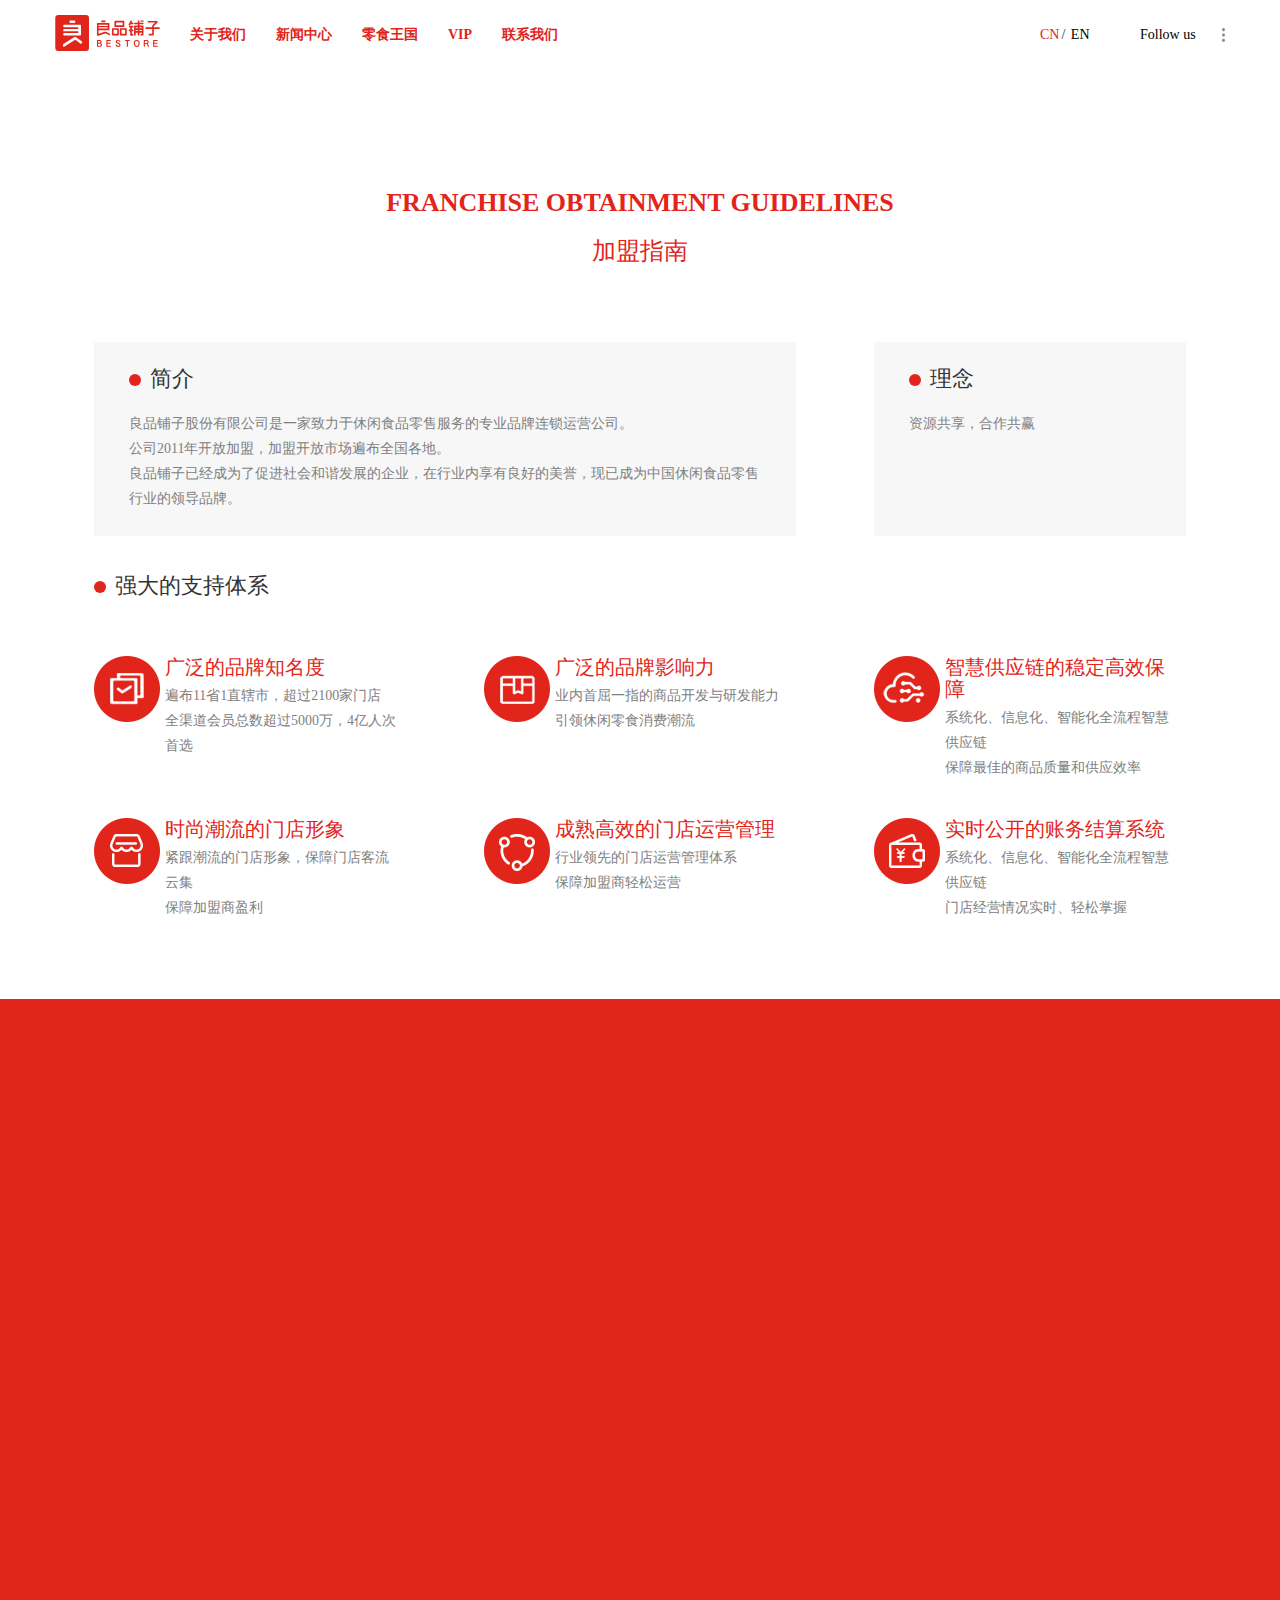
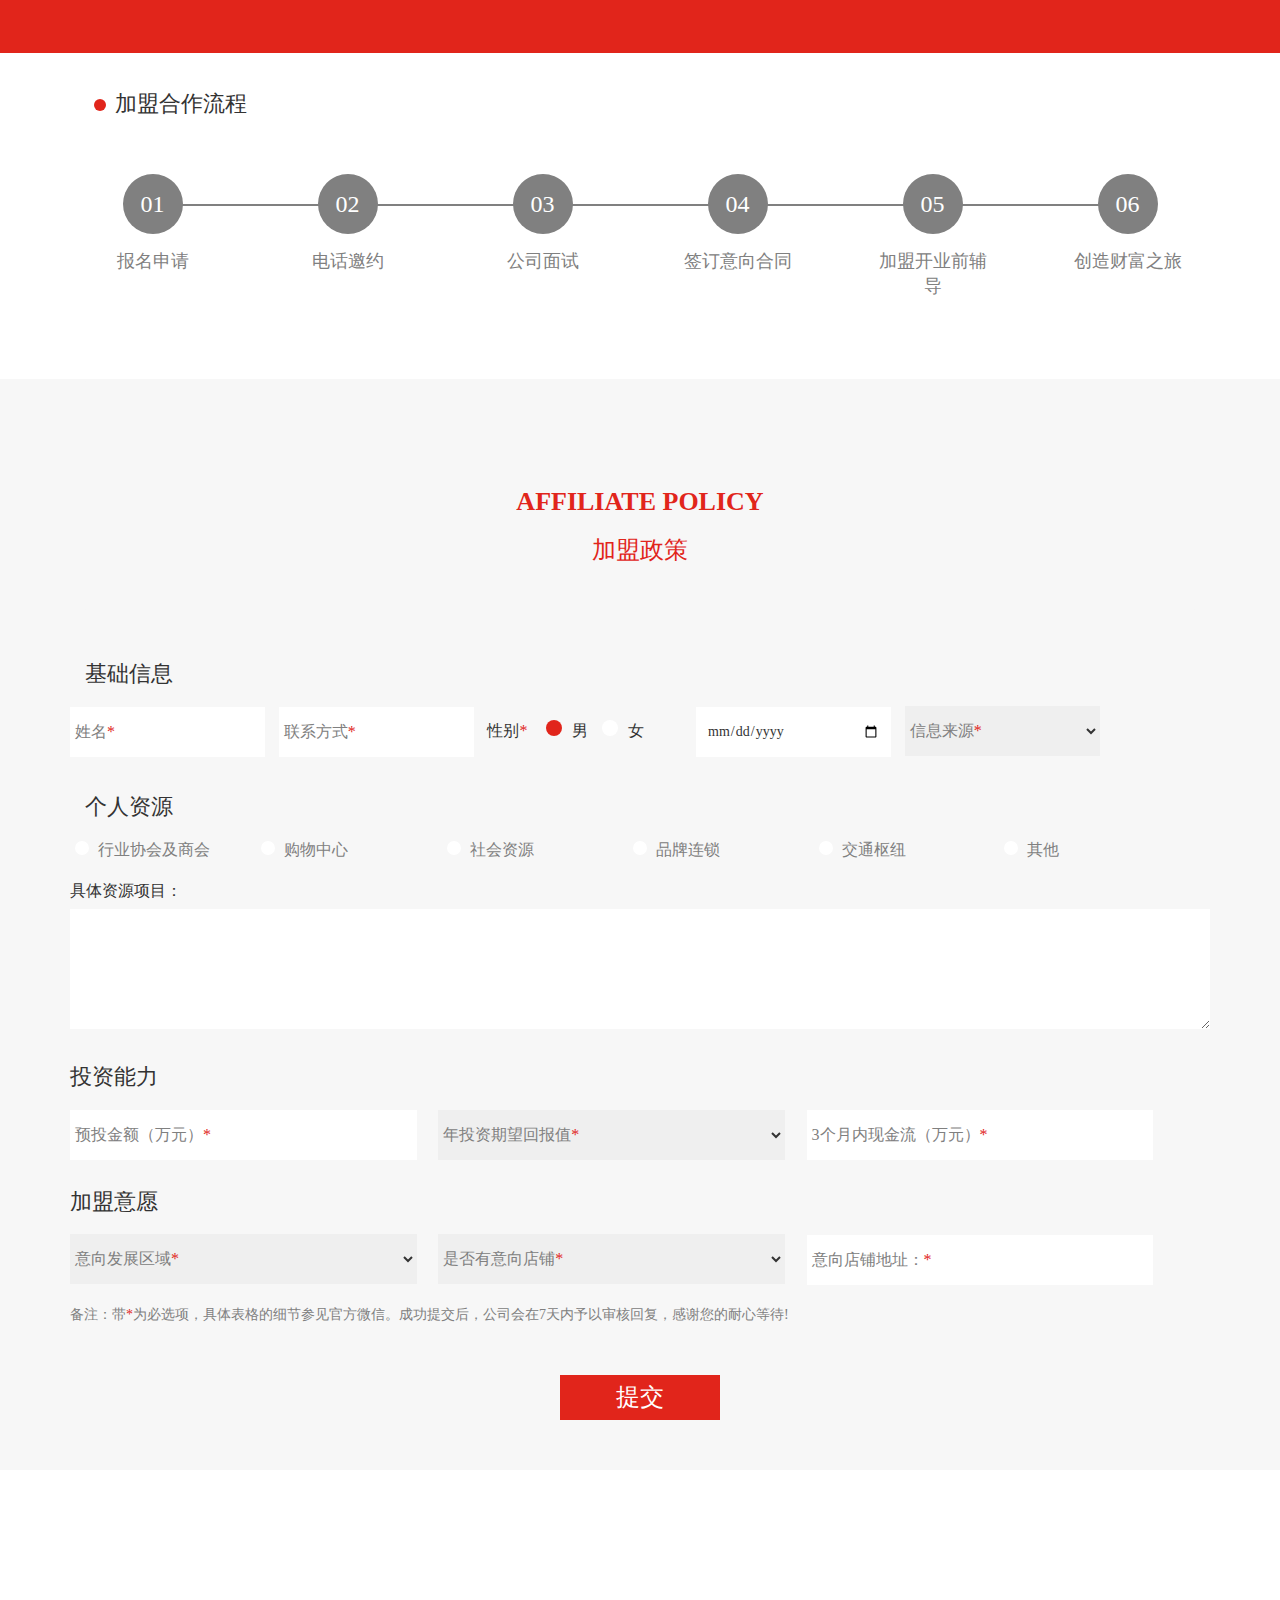
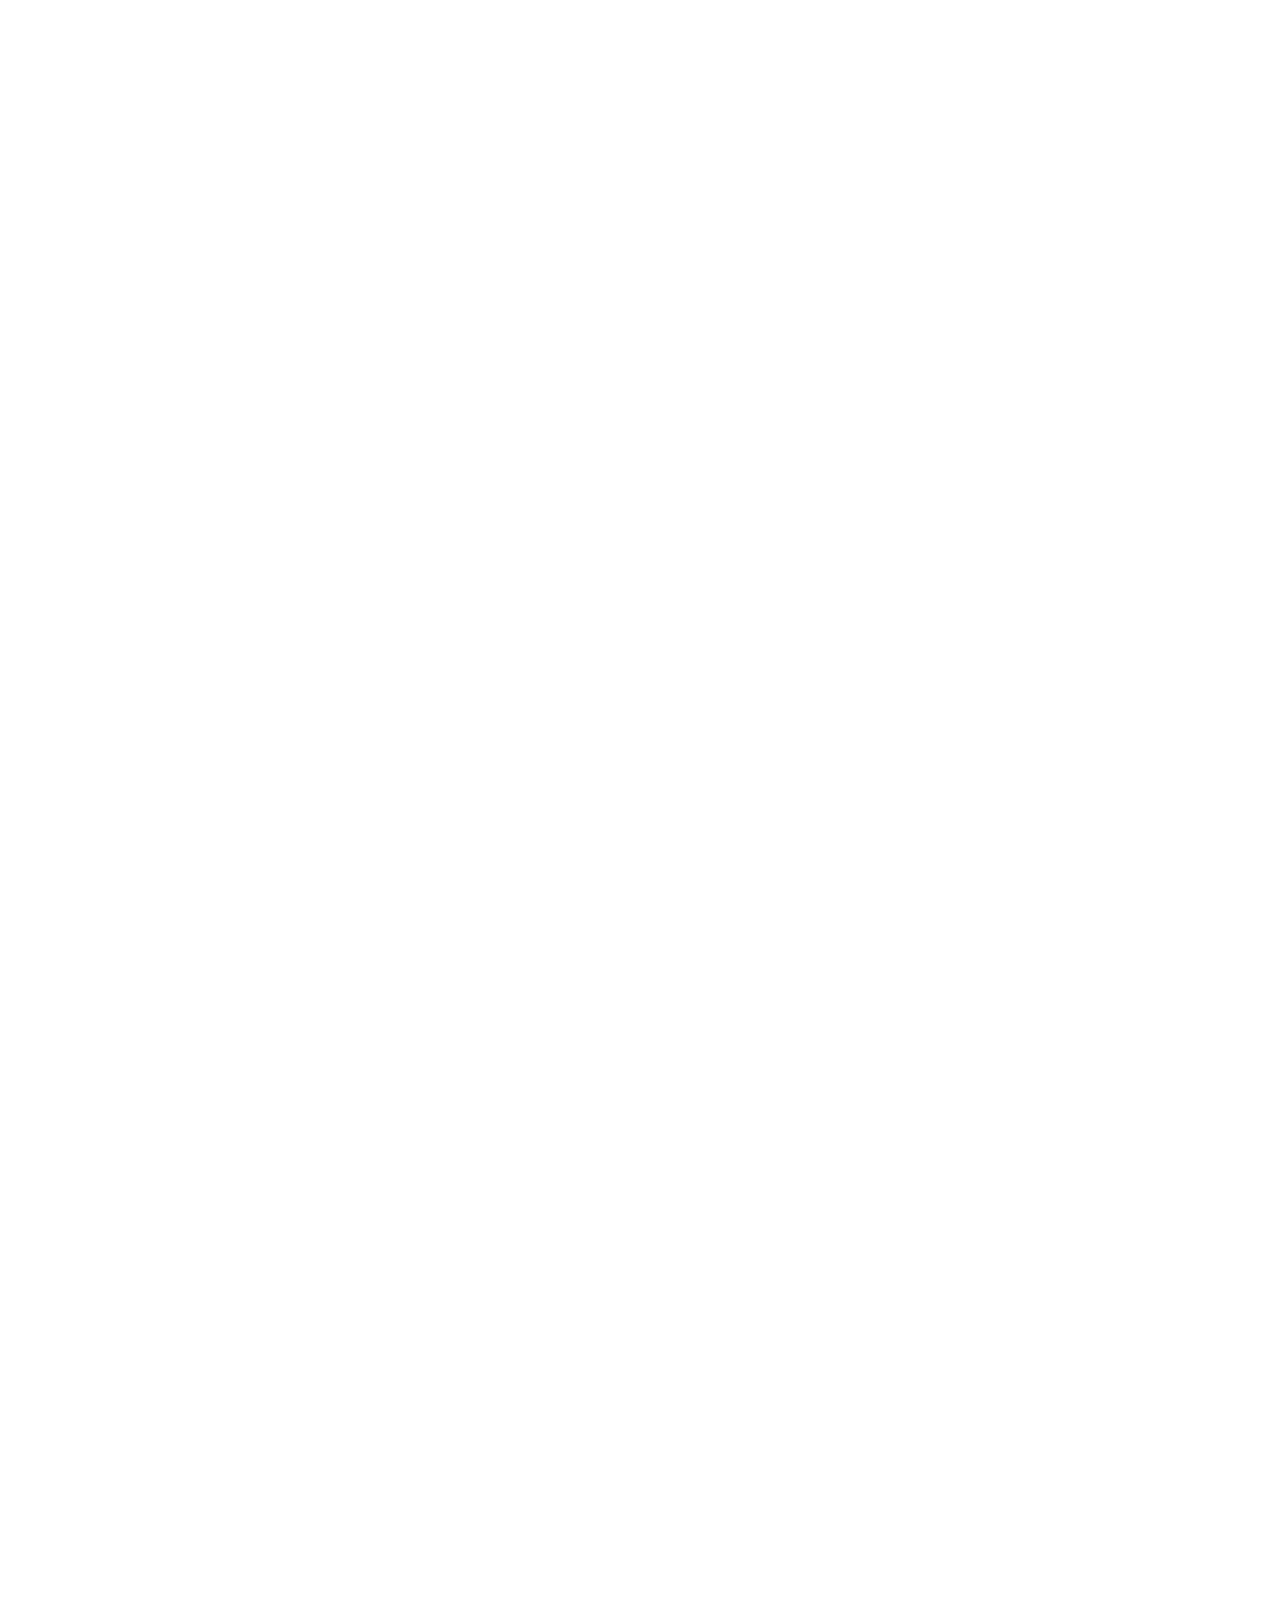
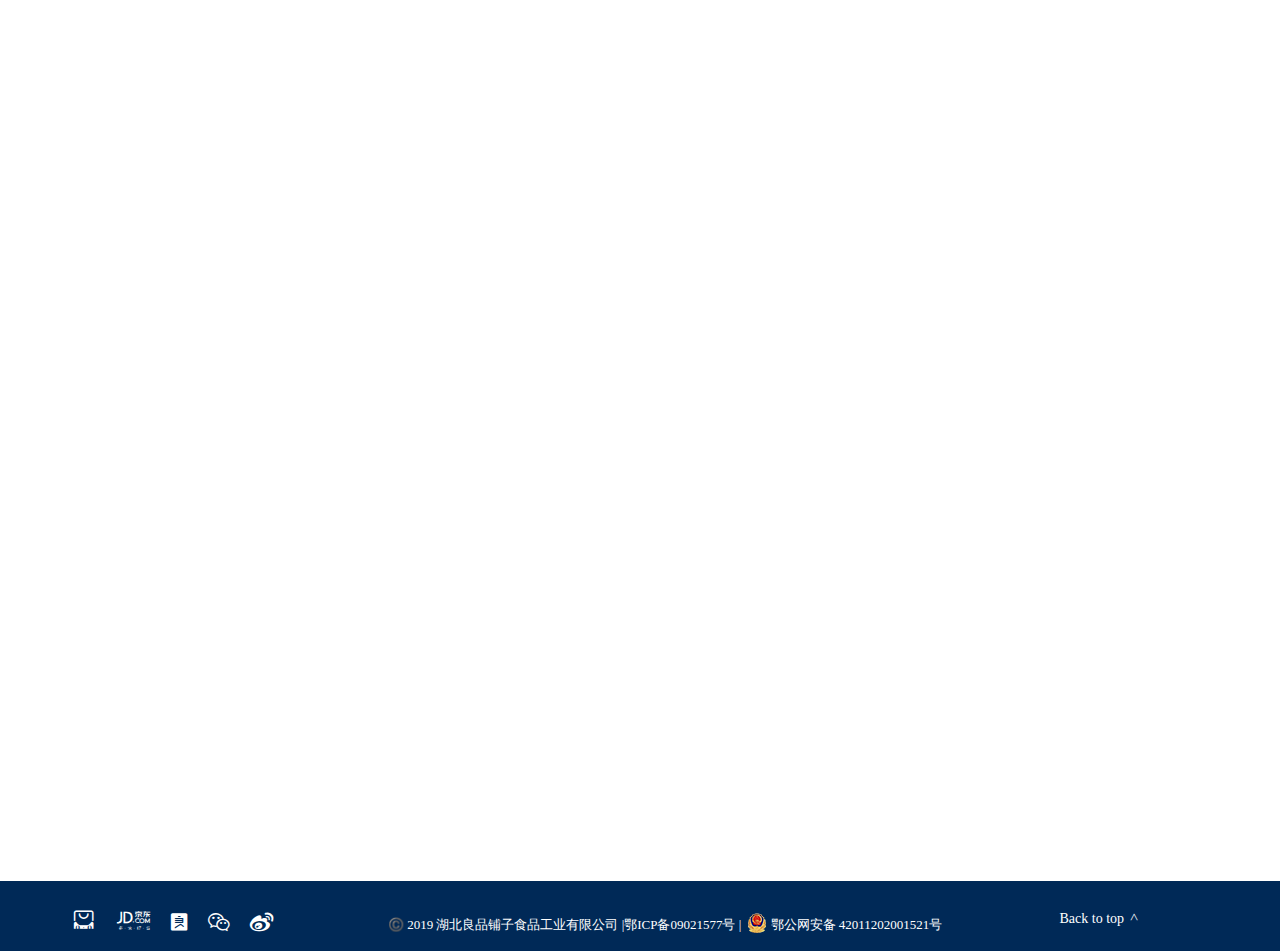
<file: html/join.html>
<!DOCTYPE html>
<html lang="en">
<head>
	<meta charset="UTF-8">
	<meta http-equiv="X-UA-Compatible" content="IE=edge">
    <meta name="viewport" content="width=device-width, initial-scale=1">
	<title>加盟指南</title>
	<link rel='icon' href='../images/favicon.ico' mce_href='../images/favicon.ico' type='image/x-icon'>
	<link rel='shortcut icon' href='../images/favicon.ico' mce_href='../images/favicon.ico' type='image/x-icon'>
	<script src="../js/jquery-1.11.1.js"></script>
	<script src="../js/bootstrap.js"></script>
	<script src="../js/public.js"></script>
	<script src="../js/join.js"></script>
	<link rel="stylesheet" href="../css/bootstrap.css">
	<link rel="stylesheet" href="../css/cssreset.css">
	<link rel="stylesheet" href="../css/public.css">
	<link rel="stylesheet" href="../css/join.css">
	<link rel="stylesheet" href="../css/iconfont1.css">
	<link rel="stylesheet" href="../css/iconfont2.css">
	<link rel="stylesheet" href="../css/iconfont3.css">
	<link rel="stylesheet" href="../css/iconfont4.css">
	<link rel="stylesheet" href="../css/iconfont5.css">
	<link rel="stylesheet" href="../css/iconfont10.css">
	<link rel="stylesheet" href="../css/iconfont11.css">
	<script src="../js/wow.min.js"></script>
	<link rel="stylesheet" href="../css/animate.css">
	<script>
		$(function(){
			new WOW().init();
		})
	</script>
</head>
<body>
	<!-- header -->
	<div class="header ">
		<nav class="navbar navbar-default container kris_wrap pub pub4">
		  <div class="container-fluid pub pub4">
		    <!-- Brand and toggle get grouped for better mobile display -->
		    <div class="navbar-header ">
		      <button type="button" class="navbar-toggle collapsed krisBtn" data-toggle="collapse" data-target="#bs-example-navbar-collapse-1" aria-expanded="false">
		        <span class="sr-only">Toggle navigation</span>
		        <span class="icon-bar"></span>
		        <span class="icon-bar"></span>
		        <span class="icon-bar"></span>
		      </button>
		      <a class="navbar-brand" href="../index.html">
		      	<img src="../images/logo.svg" alt="" class="logo">
		      </a>
		    </div>

		    <!-- Collect the nav links, forms, and other content for toggling -->
		    <div class="collapse navbar-collapse kris_nav" id="bs-example-navbar-collapse-1">
		      <ul class="nav navbar-nav kris_navLeft">
		        <li class="nav_li">
		        	<a href="#" class="red navA">关于我们</a>
		        	<div class="aboutMenu nav_menu">
		        		<div>
		        			<img src="../images/submenu_line.svg" alt="" class="menuItem_icon">
		        		</div>
		        		<ul class="aboutMenu_ul nav_menu_ul">
		        			<li><a href="brandIntroCourse.html" class="menuItem first_a">品牌介绍</a></li>
		        			<li><a href="brandIntroCourse.html" class="menuItem">品牌历程</a></li>
		        			<li><a href="brandConceptStory.html" class="menuItem">品牌理念</a></li>
		        			<li><a href="brandConceptStory.html" class="menuItem last_a">品牌故事</a></li>
		        		</ul>
		        	</div>
		        </li>
		        <li class="nav_li">
		        	<a href="#" class="red">新闻中心</a>
		        	<div class="newsMenu nav_menu">
		        		<div>
		        			<img src="../images/submenu_line.svg" alt="" class="menuItem_icon">
		        		</div>
		        		<ul class="newsMenu_ul nav_menu_ul">
		        			<li><a href="mediaFocus.html" class="menuItem first_a">媒体聚焦</a></li>
		        			<li><a href="https://v.qq.com/x/page/f0919i81zgl.html" class="menuItem last_a">品牌视频</a></li>
		        		</ul>
		        	</div>
		        </li>
		        <li class="nav_li">
		        	<a href="#" class="red">零食王国</a>
		        	<div class="snacksMenu nav_menu">
		        		<div>
		        			<img src="../images/submenu_line.svg" alt="" class="menuItem_icon">
		        		</div>
		        		<ul class="snacksMenu_ul nav_menu_ul">
		        			<li><a href="" class="menuItem first_a">产品分类</a></li>
		        			<li><a href="onlineMall.html" class="menuItem">线上商城</a></li>
		        			<li><a href="nationalStores.html" class="menuItem last_a">全国门店</a></li>
		        		</ul>
		        	</div>
		        </li>
		        <li>
		        	<a href="vip.html" class="red">VIP</a>
		        </li>
		        <li class="nav_li">
		        	<a href="#" class="red">联系我们</a>
		        	<div class="contactMenu nav_menu">
		        		<div>
		        			<img src="../images/submenu_line.svg" alt="" class="menuItem_icon">
		        		</div>
		        		<ul class="contactMenu_ul nav_menu_ul">
		        			<li><a href="vip.html" class="menuItem first_a">加盟专区</a></li>
		        			<li><a href="#" class="menuItem last_a">招聘专区</a></li>
		        		</ul>
		        	</div>
		        </li>
		      </ul>
		      <ul class="nav navbar-nav navbar-right kris_navRight">
		        <li>
		        	<a href="#" class="red cn">CN</a>/
		        	<a href="#" class="en">EN</a>
		        </li>
		        <li class="nav_li follow_li">
		        	<a href="#" class="follow">Follow&nbsp;us</a>
		        	<div class="followMenu nav_menu">
		        		<ul>
		        			<li>
		        				<a href="" class="bestore menuItem first_a"><i class="glyphicon glyphicon-user"></i></a>
		        			</li>
		        			<li>
		        				<a href="" class="weibo menuItem"><i class="glyphicon glyphicon-envelope"></i></a>
		        			</li>
		        			<li class="bestore_code_li">
		        				<a href="" class="wechat menuItem last_a"><i class="glyphicon glyphicon-cloud"></i>
		        					<img src="../images/qrcode_weixin.jpg" alt="" class="bestore_code"></a>
		        			</li>
		        		</ul>
		        	</div>
		        </li>
		      </ul>
		    </div><!-- /.navbar-collapse -->
		  </div><!-- /.container-fluid -->
		</nav>
	</div>

	<!-- content -->
	<!-- content1 -->
	<div class="content1 container pub">
		<div class="row">
			<div class="col-sm-12 col-md-12 text-center pub wow fadeInUp">
			    <div class="thumbnail pub">
			      <div class="caption c1_top">
			      	<h2>FRANCHISE OBTAINMENT GUIDELINES</h2>
			        <h3>加盟指南</h3>
			      </div>
			    </div>
		  	</div>
		  	<div class="col-sm-12 col-md-8  pub wow fadeInUp">
			    <div class="thumbnail pub">
			      <div class="caption">
			      	<div class="c1_main k_c1_main1">
			      		<div class="c_title">
				      		<i></i>
				      		<h2>简介</h2>
				      	</div>
				      	<p>
				      		良品铺子股份有限公司是一家致力于休闲食品零售服务的专业品牌连锁运营公司。<br>
				      		公司2011年开放加盟，加盟开放市场遍布全国各地。<br>
				      		良品铺子已经成为了促进社会和谐发展的企业，在行业内享有良好的美誉，现已成为中国休闲食品零售行业的领导品牌。
				      	</p>
			      	</div>
			      </div>
			    </div>
		  	</div>
		  	<div class="col-sm-12 col-md-4  pub wow fadeInUp" data-wow-delay='0.2s'>
			    <div class="thumbnail pub">
			      <div class="caption ">
			      	<div class="c1_main">
			      		<div class="c_title">
				      		<i></i>
				      		<h2>理念</h2>
				      	</div>
				      	<p>
				      		资源共享，合作共赢
				      	</p>
			      	</div>
			      </div>
			    </div>
		  	</div>
		  	<div class="col-sm-12 col-md-12  pub pub3 wow fadeInUp" data-wow-delay='0.4s'>
			    <div class="thumbnail pub">
			      <div class="caption ">
			      	<div class="c_title">
				      		<i></i>
				      		<h2>强大的支持体系</h2>
				     </div>
			      </div>
			    </div>
		  	</div>
		  	<div class="col-sm-6 col-md-4  pub pub3 wow fadeInUp" data-wow-delay='0.6s'>
			    <div class="thumbnail pub">
			      <div class="caption c1_detials">
			      	<div class="c_title">
				      <div class="c1_imgBox">
				      	<img src="../images/system_01.png" alt="">
				      </div>
				      <div class="c1_txt">
				      	<h3>广泛的品牌知名度</h3>
					      <p>
					      	遍布11省1直辖市，超过2100家门店<br>
							全渠道会员总数超过5000万，4亿人次首选
					      </p>
				      </div> 
				     </div>
			      </div>
			    </div>
		  	</div>
		  	<div class="col-sm-6 col-md-4  pub pub3 wow fadeInUp" data-wow-delay='0.7s'>
			    <div class="thumbnail pub">
			      <div class="caption c1_detials pub3">
			      	<div class="c_title">
				      <div class="c1_imgBox">
				      	<img src="../images/system_02.png" alt="">
				      </div>
				      <div class="c1_txt">
				      	<h3>广泛的品牌影响力</h3>
					      <p>
					      	业内首屈一指的商品开发与研发能力<br>
							引领休闲零食消费潮流
					      </p>
				      </div>
				     </div>
			      </div>
			    </div>
		  	</div>
		  	<div class="col-sm-6 col-md-4  pub pub3 wow fadeInUp" data-wow-delay='0.8s'>
			    <div class="thumbnail pub">
			      <div class="caption c1_detials">
			      	<div class="c_title">
				      <div class="c1_imgBox">
				      	<img src="../images/system_03.png" alt="">
				      </div>
				     <div class="c1_txt">
				      	<h3>智慧供应链的稳定高效保障</h3>
					      <p>
					      	系统化、信息化、智能化全流程智慧供应链<br>
							保障最佳的商品质量和供应效率
					      </p>
				      </div>
				     </div>
			      </div>
			    </div>
		  	</div>
		  		<div class="col-sm-6 col-md-4  pub pub3 wow fadeInUp" data-wow-delay='0.9s'>
			    <div class="thumbnail pub">
			      <div class="caption c1_detials">
			      	<div class="c_title">
				      <div class="c1_imgBox">
				      	<img src="../images/system_04.png" alt="">
				      </div>
				     <div class="c1_txt">
				      	<h3>时尚潮流的门店形象</h3>
					      <p>
					      	紧跟潮流的门店形象，保障门店客流云集<br>
					      	保障加盟商盈利
					      </p>
				      </div>
				     </div>
			      </div>
			    </div>
		  	</div>
		  		<div class="col-sm-6 col-md-4  pub pub3 wow fadeInUp" data-wow-delay='1.0s'>
			    <div class="thumbnail pub">
			      <div class="caption c1_detials">
			      	<div class="c_title">
				      <div class="c1_imgBox">
				      	<img src="../images/system_05.png" alt="">
				      </div>
				     <div class="c1_txt">
				      	<h3>成熟高效的门店运营管理</h3>
					      <p>
					      	行业领先的门店运营管理体系<br>
							保障加盟商轻松运营
					      </p>
				      </div>
				     </div>
			      </div>
			    </div>
		  	</div>
		  		<div class="col-sm-6 col-md-4  pub pub3 wow fadeInUp" data-wow-delay='1.1s'>
			    <div class="thumbnail pub">
			      <div class="caption c1_detials">
			      	<div class="c_title">
				      <div class="c1_imgBox">
				      	<img src="../images/system_06.png" alt="">
				      </div>
				     <div class="c1_txt">
				      	<h3>实时公开的账务结算系统</h3>
					      <p>
					      	系统化、信息化、智能化全流程智慧供应链<br>
							门店经营情况实时、轻松掌握
					      </p>
				      </div>
				     </div>
			      </div>
			    </div>
		  	</div>
		</div>
	</div>
	<!-- content2 -->
	<div class="content2 ">
		<div class="container pub">
			<div class="row pub">
				<div class="col-sm-12 col-md-12 text-center pub wow fadeInUp">
				    <div class="thumbnail pub">
				      <div class="caption c1_top">
				      	<h2>AFFILIATE POLICY</h2>
				        <h3>加盟政策</h3>
				      </div>
				    </div>
		  		</div>
		  		<div class="col-sm-12 col-md-12 pub pub3 wow fadeInUp" data-wow-delay='0.2s'>
				    <div class="thumbnail pub">
				      <div class="caption">
				      	<div class="c_title">
				      		<i class="c2_i"></i>
				      		<h2>加盟条件</h2>
				     	</div>
				      </div>
				    </div>
		  		</div>
		  		<div class="col-xs-6 col-sm-4 col-md-2 text-center pub wow fadeInUp" data-wow-delay='0.3s'>
				    <div class="thumbnail pub k_c2_main">
				      <div class="caption c2_main">
				      	<div class="c2_icon">
				      		<span class="iconfont icon-zijin"></span>
				      	</div>
				      	<h3>资金</h3>
				      	<p>拥有60万以上投资资金<br>
				      	+100万流动资金</p>
				      </div>
				    </div>
		  		</div>
		  		<div class="col-xs-6 col-sm-4 col-md-2 text-center pub wow fadeInUp" data-wow-delay='0.4s'>
				    <div class="thumbnail pub k_c2_main">
				      <div class="caption c2_main">
				      	<div class="c2_icon">
				      		<span class="iconfont icon-mendian"></span>
				      	</div>
				      	<h3>店铺</h3>
				      	<p>
				      		拥有面积60平米以上门头<br>
				      		宽6米以上核心店铺资源
				      	</p>
				      </div>
				    </div>
		  		</div>
		  		<div class="col-xs-6 col-sm-4 col-md-2 text-center pub wow fadeInUp" data-wow-delay='0.5s'>
				    <div class="thumbnail pub k_c2_main">
				      <div class="caption c2_main">
				      	<div class="c2_icon">
				      		<span class="iconfont icon-fengxian"></span>
				      	</div>
				      	<h3>风险意识</h3>
				      	<p>
				      		经营预测、抗风险能力
				      	</p>
				      </div>
				    </div>
		  		</div>
		  		<div class="col-xs-6 col-sm-4 col-md-2 text-center pub wow fadeInUp" data-wow-delay='0.6s'>
				    <div class="thumbnail pub k_c2_main">
				      <div class="caption c2_main">
				      	<div class="c2_icon">
				      		<span class="iconfont icon-hezuo"></span>
				      	</div>
				      	<h3>合作</h3>
				      	<p>
				      		有激情、有商誉、有梦想
				      	</p>
				      </div>
				    </div>
		  		</div>
		  		<div class="col-xs-6 col-sm-4 col-md-2 text-center pub wow fadeInUp" data-wow-delay='0.7s'>
				    <div class="thumbnail pub k_c2_main">
				      <div class="caption c2_main">
				      	<div class="c2_icon">
				      		<span class="iconfont icon-hangye"></span>
				      	</div>
				      	<h3>了解行业</h3>
				      	<p>
				      		关注、热衷
				      	</p>
				      </div>
				    </div>
		  		</div>
		  		<div class="col-xs-6 col-sm-4 col-md-2 text-center pub wow fadeInUp" data-wow-delay='0.8s'>
				    <div class="thumbnail pub k_c2_main">
				      <div class="caption c2_main">
				      	<div class="c2_icon">
				      		<span class="iconfont icon-gongyinglian"></span>
				      	</div>
				      	<h3>认同管理</h3>
				      	<p>
				      		懂经营
				      	</p>
				      </div>
				    </div>
		  		</div>
			</div>
		</div>
	</div>
	<div class="content2_1 container pub">
		<div class="row">
			<div class="col-sm-12 col-md-12  pub pub3">
			    <div class="thumbnail pub">
			      <div class="caption ">
			      	<div class="c_title">
			      		<i></i>
			      		<h2>加盟合作流程</h2>
				     </div>
			      </div>
			    </div>
		  	</div>
		  	<div class="col-xs-4 col-sm-4 col-md-2 text-center pub">
			    <div class="thumbnail pub">
			      <div class="caption ">
			      	<div class="c2_number">
			      		<span class="c2_number1">01</span>
			      	</div>
			      	<p class="c2_p">报名申请</p>
			      </div>
			    </div>
		  	</div>
		  	<div class="col-xs-4 col-sm-4 col-md-2 text-center pub">
			    <div class="thumbnail pub">
			      <div class="caption ">
			      	<div class="c2_number">
			      		<span>02</span>
			      	</div>
			      	<p class="c2_p">电话邀约</p>
			      </div>
			    </div>
		  	</div>
		  	<div class="col-xs-4 col-sm-4 col-md-2 text-center pub">
			    <div class="thumbnail pub">
			      <div class="caption ">
			      	<div class="c2_number">
			      		<span class="c2_number3">03</span>
			      	</div>
			      	<p class="c2_p">公司面试</p>
			      </div>
			    </div>
		  	</div>
		  	<div class="col-xs-4 col-sm-4 col-md-2 text-center pub">
			    <div class="thumbnail pub">
			      <div class="caption ">
			      	<div class="c2_number">
			      		<span class="c2_number4">04</span>
			      	</div>
			      	<p class="c2_p">签订意向合同</p>
			      </div>
			    </div>
		  	</div>
		  	<div class="col-xs-4 col-sm-4 col-md-2 text-center pub">
			    <div class="thumbnail pub">
			      <div class="caption ">
			      	<div class="c2_number">
			      		<span>05</span>
			      	</div>
			      	<p class="c2_p">加盟开业前辅导</p>
			      </div>
			    </div>
		  	</div>
		  	<div class="col-xs-4 col-sm-4 col-md-2 text-center pub">
			    <div class="thumbnail pub">
			      <div class="caption ">
			      	<div class="c2_number">
			      		<span class="c2_number6">06</span>
			      	</div>
			      	<p class="c2_p">创造财富之旅</p>
			      </div>
			    </div>
		  	</div>
		</div>
	</div>
	<!-- content3 -->
	<div class="content3">
		<div class="container pub pub3">
			<div class="row pub">
				<div class="col-sm-12 col-md-12 text-center pub">
				    <div class="thumbnail pub">
				      <div class="caption c1_top">
				      	<h2>AFFILIATE POLICY</h2>
				        <h3>加盟政策</h3>
				      </div>
				    </div>
		  		</div>
			</div>
			<form action="">
				<div class="c3_title pub3">
					<h3>基础信息</h3>
				</div>
				<div class="c3_main">
					<div class="c3_mainItem">
						<lable>姓名<span>*</span></lable>
						<input type="text" class="c3_inp">
					</div>
					<div class="c3_mainItem">
						<lable>联系方式<span>*</span></lable>
						<input type="text" class="c3_inp">
					</div>
					<div class="c3_mainItem sex">
						性别<span>*</span>
						<i class="man c3_bgColor"></i>男
						<i class="woman"></i>女
					</div>
					<div class="c3_mainItem">
						<!-- <lable>出生年月<span>*</span></lable> -->
						<input type="date" data-role="none" value="">
					</div>
					<div class="c3_mainItem">
						<lable>信息来源<span>*</span></lable>
						<select name="" id="" class="c3_inp">
							<option value="" class="option1" style="display: none;"></option>
							<option value="">请选择</option>
                            <option value="1">网络查询</option>
                            <option value="2">朋友推荐</option>
                            <option value="3">400咨询</option>
                            <option value="4">门店咨询</option>
                            <option value="7">良品加盟商推荐</option>
                            <option value="6">其他</option>
						</select>
					</div>
				</div>
				<div class="c3_title pub3">
					<h3>个人资源</h3>
				</div>
				<div class="c3_main2">
					<div>
						<i></i><span> 行业协会及商会</span>
					</div>
					<div>
						<i></i><span> 购物中心</span>
					</div>
					<div>
						<i></i><span> 社会资源</span>
					</div>
					<div>
						<i></i><span> 品牌连锁</span>
					</div>
					<div>
						<i></i><span> 交通枢纽</span>
					</div>
					<div>
						<i></i><span> 其他</span>
					</div>
				</div>
				<div class="c3_main2_txtBox">
					<h4>具体资源项目：</h4>
					<textarea name="" id="" cols="30" rows="10"></textarea>
				</div>
				<div class="c3_title">
					<h3>投资能力</h3>
				</div>
				<div class="c3_main3">
					<div class="c3_mainItem c3_main3_1">
						<lable>预投金额（万元）<span>*</span></lable>
						<input type="text" class="c3_inp">
					</div>
					<div class="c3_mainItem c3_main3_1">
						<lable>年投资期望回报值<span>*</span></lable>
						<select name="" id="" class="c3_inp">
							<option value="" class="option1" style="display: none;"></option>
							<option value="">请选择</option>
                            <option value="1">3万-5万</option>
                            <option value="2">5万-10万</option>
                            <option value="3">10万-20万</option>
                            <option value="4">20万-30万</option>
                            <option value="5">30万以上</option>
						</select>
					</div>
					<div class="c3_mainItem c3_main3_1" class="c3_inp">
						<lable>3个月内现金流（万元）<span>*</span></lable>
						<input type="text">
					</div>
				</div>
				<div class="c3_title">
					<h3>加盟意愿</h3>
				</div>
				<div class="c3_main4">
					<div class="c3_mainItem c3_main3_1">
						<lable>意向发展区域<span>*</span></lable>
						<select name="" id="" class="c3_inp">
							<option value="" class="option1" style="display: none;"></option>
							<option value="">请选择</option>
                            <option value="420001">汉口</option>
                            <option value="420002">武昌</option>
                            <option value="420003">荆州</option>
                            <option value="320000">江苏</option>
                            <option value="360000">江西</option>
                            <option value="410000">河南</option>
                            <option value="430000">湖南</option>
                            <option value="440000">深圳</option>
                            <option value="500000">重庆</option>
                            <option value="510000">四川</option>
                            <option value="610000">陕西</option>
                            <option value="450000">广西</option>
                            <option value="440100">广东</option>
                            <option value="340000">安徽</option>
                            <option value="330000">浙江</option>
						</select>
					</div>
					<div class="c3_mainItem c3_main3_1">
						<lable>是否有意向店铺<span>*</span></lable>
						<select name="" id="" class="c3_inp">
							<option value="" class="option1" style="display: none;"></option>
							 <option value="">请选择</option>
                            <option value="1">是</option>
                            <option value="2">否</option>
						</select>
					</div>
					<div class="c3_mainItem c3_inp c3_main3_1" >
						<lable>意向店铺地址：<span>*</span></lable>
						<input type="text">
					</div>
					<div class="remarks">
						<p>备注：带<span>*</span>为必选项，具体表格的细节参见官方微信。成功提交后，公司会在7天内予以审核回复，感谢您的耐心等待!</p>
					</div>
				</div>
				<div class=" c3_sumbit">
			      	<span class="sumbit_btn">提交</span>
			     </div>
			</form>
		</div>
	</div>
	<!-- content4 -->
	<div class="content4 container pub pub3">
		<div class="row">
			<div class="col-sm-12 col-md-12 text-center pub wow fadeInUp">
			    <div class="thumbnail pub">
			      <div class="caption c1_top">
			      	<h2>FRANCHISE RECEPTION</h2>
			        <h3>招商说明会</h3>
			      </div>
			    </div>
		  	</div>
		  	<div class="col-sm-12 col-md-4  pub wow fadeInUp" data-wow-delay='0.2s'>
			    <div class="thumbnail pub">
			      <div class="caption">
			      	<div class="c1_main">
			      		<div class="c_title">
				      		<i></i>
				      		<h2>招商说明会</h2>
				      	</div>
				      	<p>
				      		良品铺子将每月举办“招商说明会”，报名截止日期为：每月说明会前三天
				      	</p>
			      	</div>
			      </div>
			    </div>
		  	</div>
		  	<div class="col-sm-12 col-md-4  pub wow fadeInUp" data-wow-delay='0.4s'>
			    <div class="thumbnail pub">
			      <div class="caption">
			      	<div class="c1_main">
			      		<div class="c_title">
				      		<i></i>
				      		<h2>会议地点</h2>
				      	</div>
				      	<p>
				      		湖北省武汉市东西湖区金银湖北路良品大厦（主责部门：招商服务部）
				      	</p>
			      	</div>
			      </div>
			    </div>
		  	</div>
		  	<div class="col-sm-12 col-md-4  pub wow fadeInUp" data-wow-delay='0.6s'>
			    <div class="thumbnail pub">
			      <div class="caption">
			      	<div class="c1_main c4_main3">
			      		<div class="c_title">
				      		<i></i>
				      		<h2>报名二维码</h2>
				      	</div>
				      	<p>
				      		扫描二维码了解详情
				      	</p>
				      	<img src="../images/ex-code.png" alt="" class="c4_img">
			      	</div>
			      </div>
			    </div>
		  	</div>
		  	<div class="col-sm-12 col-md-12  pub">
			    <div class="thumbnail pub wow fadeInUp">
			      <div class="caption ">
			      	<div class="c_title">
			      		<i></i>
			      		<h2>会议时间</h2>
				     </div>
			      </div>
			    </div>
		  	</div>
		  	<div class="col-xs-6 col-sm-6 col-md-3  pub wow fadeInUp" data-wow-delay='0.2s'>
			    <div class="thumbnail pub">
			      <div class="caption ">
			      	<div class="c4_meeting">
			      		<i>Fri.</i>
			      		<span>2019年08月30日 星期五</span>
				     </div>
			      </div>
			    </div>
		  	</div>
		  	<div class="col-xs-6 col-sm-6 col-md-3  pub wow fadeInUp" data-wow-delay='0.4s'>
			    <div class="thumbnail pub">
			      <div class="caption ">
			      	<div class="c4_meeting">
			      		<i>Fri.</i>
			      		<span>2019年09月27日 星期五</span>
				     </div>
			      </div>
			    </div>
		  	</div>
		  	<div class="col-xs-6 col-sm-6 col-md-3  pub wow fadeInUp" data-wow-delay='0.6s'>
			    <div class="thumbnail pub">
			      <div class="caption ">
			      	<div class="c4_meeting">
			      		<i>Wed.</i>
			      		<span>2019年10月30日 星期三</span>
				     </div>
			      </div>
			    </div>
		  	</div>
		  	<div class="col-xs-6 col-sm-6 col-md-3  pub wow fadeInUp" data-wow-delay='0.8s'>
			    <div class="thumbnail pub">
			      <div class="caption ">
			      	<div class="c4_meeting">
			      		<i>Fri.</i>
			      		<span>2019年11月29日 星期五</span>
				     </div>
			      </div>
			    </div>
		  	</div>
		  	<div class="col-xs-6 col-sm-6 col-md-3  pub wow fadeInUp" data-wow-delay='1.0s'>
			    <div class="thumbnail pub">
			      <div class="caption ">
			      	<div class="c4_meeting">
			      		<i>Mon.</i>
			      		<span>2019年12月30日 星期一</span>
				     </div>
			      </div>
			    </div>
		  	</div>
		  	<div class="col-xs-6 col-sm-6 col-md-3  pub wow fadeInUp" data-wow-delay='1.2s'>
			    <div class="thumbnail pub">
			      <div class="caption ">
			      	<div class="c4_meeting">
			      		<i>Thur.</i>
			      		<span>2019年01月30日 星期四</span>
				     </div>
			      </div>
			    </div>
		  	</div>
		  	<div class="col-xs-6 col-sm-6 col-md-3  pub wow fadeInUp" data-wow-delay='1.4s'>
			    <div class="thumbnail pub">
			      <div class="caption ">
			      	<div class="c4_meeting">
			      		<i>Thur.</i>
			      		<span>2020年02月27日 星期四</span>
				     </div>
			      </div>
			    </div>
		  	</div>
		  	<div class="col-xs-6 col-sm-6 col-md-3  pub wow fadeInUp" data-wow-delay='1.6s'>
			    <div class="thumbnail pub">
			      <div class="caption ">
			      	<div class="c4_meeting">
			      		<i>Mon.</i>
			      		<span>2020年03月30日 星期一</span>
				     </div>
			      </div>
			    </div>
		  	</div>
		</div>
	</div>
	<!-- content5 -->
	<div class="content5 container pub pub3">
		<div class="row pub">
			<div class="col-sm-12 col-md-12 text-center pub wow fadeInUp">
			    <div class="thumbnail pub">
			      <div class="caption c1_top">
			      	<h2>FAQ</h2>
			        <h3>百问百答</h3>
			      </div>
			    </div>
		  	</div>
		  	<div class="col-sm-6 col-md-6 pub c5_mian1 wow fadeInUp" data-wow-delay='0.2s'>
			    <div class="thumbnail pub">
			      <div class="caption">
			      	<div class="c_title">
			      		<i></i>
			      		<h2>加盟合作流程</h2>
				     </div>
			      </div>
			    </div>
			    <div class="thumbnail pub2">
			      <div class="caption ">
			      	<div class="c5_itemBox">
			      		<div class="c5_question">
			      			<span class="c5_Q">Q</span>
				      		<h3>这个行业未来的发展趋势是什么？</h3>
				      		<span class="c5_add">+</span>
			      		</div>
			      		<div class="c5_answer">
			      			<span class="c5_A">A</span>
			      			<p>
			      				良品铺子走的是新零售发展道路，发展潜力巨大。据统计，2009年，我国休闲食品的市场容量已超过500亿元以上，但人均消费量仅为23.6g，远远低于发达国家每年人均消费3.2kg的水平。“民以食为天”，在我国社会已经基本解决了“温饱问题”后，对食品的丰富性需求近几年迅速增长，休闲食品行业更是呈几何基数的增长。随着经营水平提高及消费水平、购买能力不断的提高，可以预期行业每年仍会以超过20%的速度增长。休闲食品零售业将成为炙手可热的明星行业，休闲食品。
			      			</p>
			      		</div>
				     </div>
			      </div>
			    </div>
			    <div class="thumbnail pub2">
			      <div class="caption ">
			      	<div class="c5_itemBox">
			      		<div class="c5_question">
			      			<span class="c5_Q">Q</span>
				      		<h3>我们与同行的竞争优势是什么？</h3>
				      		<span class="c5_add">+</span>
			      		</div>
			      		<div class="c5_answer">
			      			<span class="c5_A">A</span>
			      			<p>
			      				①商品品质保证，品质甄选，七层品质把关，行业一流水准；<br/>
                                ②全球最佳信息平台支持，数据化管理门店；<br/>
                                ③全自动物流仓库，商品新鲜速达顾客；<br/>
                                ④线上线下全渠道打通，满足顾客体验；
			      			</p>
			      		</div>
				     </div>
			      </div>
			    </div>
			</div>
		   	<div class="col-sm-6 col-md-6 pub c5_mian2 wow fadeInUp" data-wow-delay='0.4s'>
		  		<div class="thumbnail pub">
			      <div class="caption ">
			      	<div class="c_title">
			      		<i></i>
			      		<h2>费用方面</h2>
				     </div>
			      </div>
			    </div>
			    <div class="thumbnail pub2">
			      <div class="caption ">
			      	<div class="c5_itemBox">
			      		<div class="c5_question">
			      			<span class="c5_Q">Q</span>
				      		<h3>你们公司加盟费怎么收取？</h3>
				      		<span class="c5_add">+</span>
			      		</div>
			      		<div class="c5_answer">
			      			<span class="c5_A">A</span>
			      			<p>
			      				公司与加盟商签订3年合同，公司收取45000元品牌推广费，品牌使用费有效期三年；
			      			</p>
			      		</div>
				     </div>
			      </div>
			    </div>
			    <div class="thumbnail pub2">
			      <div class="caption ">
			      	<div class="c5_itemBox">
			      		<div class="c5_question">
			      			<span class="c5_Q">Q</span>
				      		<h3>为什么要收20万保证金？</h3>
				      		<span class="c5_add">+</span>
			      		</div>
			      		<div class="c5_answer">
			      			<span class="c5_A">A</span>
			      			<p>
			      				收取20万保证金，主要为最快满足门店商品需求，采取先货后款政策，作为门店货物及资产的保证金
			      			</p>
			      		</div>
				     </div>
			      </div>
			    </div>
			    <div class="thumbnail pub2">
			      <div class="caption ">
			      	<div class="c5_itemBox">
			      		<div class="c5_question">
			      			<span class="c5_Q">Q</span>
				      		<h3>保证金怎么退？</h3>
				      		<span class="c5_add">+</span>
			      		</div>
			      		<div class="c5_answer">
			      			<span class="c5_A">A</span>
			      			<p>
			      				合同期满后，加盟商确定不再续约按照合同规定办理完手续后，可返保证金。
			      			</p>
			      		</div>
				     </div>
			      </div>
			    </div>
			    <div class="thumbnail pub2">
			      <div class="caption ">
			      	<div class="c5_itemBox">
			      		<div class="c5_question">
			      			<span class="c5_Q">Q</span>
				      		<h3>如果中途遇到拆迁，公司有没有相应的补给政策？</h3>
				      		<span class="c5_add">+</span>
			      		</div>
			      		<div class="c5_answer">
			      			<span class="c5_A">A</span>
			      			<p>
			      				拆迁是政府行为，对于我们来说都属于不可抗力。所以在门店选址的时候，本身就要考虑这方面的风险因素，如果在合同期限内碰到拆迁，那就是做生意的风险，公司是没有相应的补偿政策的。
			      			</p>
			      		</div>
				     </div>
			      </div>
			    </div>
	  		</div>	
	  		<div class="col-sm-6 col-md-6 pub c5_mian3 wow fadeInUp" data-wow-delay='0.6s'>
		  		<div class="thumbnail pub">
			      <div class="caption ">
			      	<div class="c_title">
			      		<i></i>
			      		<h2>加盟商管理方面</h2>
				     </div>
			      </div>
			    </div>
			    <div class="thumbnail pub2">
			      <div class="caption ">
			      	<div class="c5_itemBox">
			      		<div class="c5_question">
			      			<span class="c5_Q">Q</span>
				      		<h3>同时开两个店或多个店，加盟费如何收取，是否以加盟店面个数收取？</h3>
				      		<span class="c5_add">+</span>
			      		</div>
			      		<div class="c5_answer">
			      			<span class="c5_A">A</span>
			      			<p>
			      				可以；但是是否能开都是由公司来规划的，加盟费都是按单店来，每个店都会收取加盟费。
			      			</p>
			      		</div>
				     </div>
			      </div>
			    </div>
			    <div class="thumbnail pub2">
			      <div class="caption ">
			      	<div class="c5_itemBox">
			      		<div class="c5_question">
			      			<span class="c5_Q">Q</span>
				      		<h3>合同期间，如果因为特殊原因不想做了，可不可以转让？</h3>
				      		<span class="c5_add">+</span>
			      		</div>
			      		<div class="c5_answer">
			      			<span class="c5_A">A</span>
			      			<p>
			      				可以。但必须报公司审核通过后，才可以转让。
			      			</p>
			      		</div>
				     </div>
			      </div>
			    </div>
			    <div class="thumbnail pub2">
			      <div class="caption ">
			      	<div class="c5_itemBox">
			      		<div class="c5_question">
			      			<span class="c5_Q">Q</span>
				      		<h3>签订装修协议开始装修到开业需要多少天？</h3>
				      		<span class="c5_add">+</span>
			      		</div>
			      		<div class="c5_answer">
			      			<span class="c5_A">A</span>
			      			<p>
			      				一般门店为15天左右。
			      			</p>
			      		</div>
				     </div>
			      </div>
			    </div>
			    <div class="thumbnail pub2">
			      <div class="caption ">
			      	<div class="c5_itemBox">
			      		<div class="c5_question">
			      			<span class="c5_Q">Q</span>
				      		<h3>我不加盟，直接从你们那里进货可以吗？</h3>
				      		<span class="c5_add">+</span>
			      		</div>
			      		<div class="c5_answer">
			      			<span class="c5_A">A</span>
			      			<p>
			      				很抱歉，目前公司线下实体店，只有直营和加盟两种实体店模式。
			      			</p>
			      		</div>
				     </div>
			      </div>
			    </div>
			    <div class="thumbnail pub2">
			      <div class="caption ">
			      	<div class="c5_itemBox">
			      		<div class="c5_question">
			      			<span class="c5_Q">Q</span>
				      		<h3>如果当地有加盟店，我还能加盟吗？</h3>
				      		<span class="c5_add">+</span>
			      		</div>
			      		<div class="c5_answer">
			      			<span class="c5_A">A</span>
			      			<p>
			      				公司拓展店铺有全年规划策略（不同市场针对性策略），公司开放加盟为单店加盟模式，只要是符合公司规划内位置都是可以开店的。
			      			</p>
			      		</div>
				     </div>
			      </div>
			    </div>
			    <div class="thumbnail pub2">
			      <div class="caption ">
			      	<div class="c5_itemBox">
			      		<div class="c5_question">
			      			<span class="c5_Q">Q</span>
				      		<h3>你们的加盟店和直营店有什么区别吗？</h3>
				      		<span class="c5_add">+</span>
			      		</div>
			      		<div class="c5_answer">
			      			<span class="c5_A">A</span>
			      			<p>
			      				加盟店是公司特许给加盟商经营的，直营店是公司自营的。两者在整个运营模式上是统一的。
			      			</p>
			      		</div>
				     </div>
			      </div>
			    </div>
			    <div class="thumbnail pub2">
			      <div class="caption ">
			      	<div class="c5_itemBox">
			      		<div class="c5_question">
			      			<span class="c5_Q">Q</span>
				      		<h3>内部员工，或者店员加盟有没有优惠？（针对加盟金、进货价格方面）</h3>
				      		<span class="c5_add">+</span>
			      		</div>
			      		<div class="c5_answer">
			      			<span class="c5_A">A</span>
			      			<p>
			      				统一按照公司加盟商标准要求，没有优惠。
			      			</p>
			      		</div>
				     </div>
			      </div>
			    </div>
	  		</div>
	  		<div class="col-sm-6 col-md-6 pub c5_mian4 wow fadeInUp" data-wow-delay='0.8s'>
			    <div class="thumbnail pub">
			      <div class="caption">
			      	<div class="c_title">
			      		<i></i>
			      		<h2>门店拓展方面</h2>
				     </div>
			      </div>
			    </div>
			    <div class="thumbnail pub2">
			      <div class="caption ">
			      	<div class="c5_itemBox">
			      		<div class="c5_question">
			      			<span class="c5_Q">Q</span>
				      		<h3>怎样选择合适的门店地址？</h3>
				      		<span class="c5_add">+</span>
			      		</div>
			      		<div class="c5_answer">
			      			<span class="c5_A">A</span>
			      			<p>
			      				考虑尽量规避风险：合同期、拆迁等；人流量及消费者分析；未来发展前景评估。
			      			</p>
			      		</div>
				     </div>
			      </div>
			    </div>
			    <div class="thumbnail pub2">
			      <div class="caption ">
			      	<div class="c5_itemBox">
			      		<div class="c5_question">
			      			<span class="c5_Q">Q</span>
				      		<h3>如果我们加盟了，对我们的区域是否有所保护？</h3>
				      		<span class="c5_add">+</span>
			      		</div>
			      		<div class="c5_answer">
			      			<span class="c5_A">A</span>
			      			<p>
			      				加盟商是我们的战略合作伙伴，其利益我们是要保护的。对于开发区域，公司根据市场的情况已经做好了战略规划，这也是为什么加盟商选择门店需要我们开发专员进行现场评估的原因。
			      			</p>
			      		</div>
				     </div>
			      </div>
			    </div>
			    <div class="thumbnail pub2">
			      <div class="caption ">
			      	<div class="c5_itemBox">
			      		<div class="c5_question">
			      			<span class="c5_Q">Q</span>
				      		<h3>为什么不能在你们空白区域开加盟店？</h3>
				      		<span class="c5_add">+</span>
			      		</div>
			      		<div class="c5_answer">
			      			<span class="c5_A">A</span>
			      			<p>
			      				公司开发空白区域，要对该区域的消费情况做一个综合的考察及评估，若时机不成熟，我们是不会轻易切入市场的。
			      			</p>
			      		</div>
				     </div>
			      </div>
			    </div>
			</div>	
		</div>
		<div class="row pub">
			<div class="col-sm-6 col-md-6 pub c5_mian5 wow fadeInUp" data-wow-delay='1.0s'>
			    <div class="thumbnail pub">
			      <div class="caption">
			      	<div class="c_title">
			      		<i></i>
			      		<h2>门店管理方面</h2>
				     </div>
			      </div>
			    </div>
			    <div class="thumbnail pub2">
			      <div class="caption ">
			      	<div class="c5_itemBox">
			      		<div class="c5_question">
			      			<span class="c5_Q">Q</span>
				      		<h3>虽然是诚信收货，但是要是我们店里面的财产有损失，责任该怎么权衡？</h3>
				      		<span class="c5_add">+</span>
			      		</div>
			      		<div class="c5_answer">
			      			<span class="c5_A">A</span>
			      			<p>
			      				任何的合作是建立在相互信任的基础，才能够实现双赢的。首先公司有规范的流程来尽量避免这种风险。另外，责任权衡首先以协调解决为准，实在协调未果的，也可以报请公安部门进行责任认定。
			      			</p>
			      		</div>
				     </div>
			      </div>
			    </div>
			    <div class="thumbnail pub2">
			      <div class="caption ">
			      	<div class="c5_itemBox">
			      		<div class="c5_question">
			      			<span class="c5_Q">Q</span>
				      		<h3>开业期间公司对加盟店有什么支持？</h3>
				      		<span class="c5_add">+</span>
			      		</div>
			      		<div class="c5_answer">
			      			<span class="c5_A">A</span>
			      			<p>
			      				开业期间，营销中心安排区域经理带团队支持。
			      			</p>
			      		</div>
				     </div>
			      </div>
			    </div>
			    <div class="thumbnail pub2">
			      <div class="caption ">
			      	<div class="c5_itemBox">
			      		<div class="c5_question">
			      			<span class="c5_Q">Q</span>
				      		<h3>货物怎么配送，产品供货会及时吗？产品齐全吗？</h3>
				      		<span class="c5_add">+</span>
			      		</div>
			      		<div class="c5_answer">
			      			<span class="c5_A">A</span>
			      			<p>
			      				 公司目前线下有2000多种产品，品类丰富，产品新鲜且品质高；门店配置自主叫货、补货系统，配合全自动物流分拣仓储基地及高效配送，保证门店商品，根据门店需求，新鲜速达门店。
			      			</p>
			      		</div>
				     </div>
			      </div>
			    </div>
			</div>
			<div class="col-sm-6 col-md-6 pub c5_mian6 wow fadeInUp" data-wow-delay='1.2s'> 
			    <div class="thumbnail pub">
			      <div class="caption">
			      	<div class="c_title">
			      		<i></i>
			      		<h2>投资回报</h2>
				     </div>
			      </div>
			    </div>
			    <div class="thumbnail pub2">
			      <div class="caption ">
			      	<div class="c5_itemBox">
			      		<div class="c5_question">
			      			<span class="c5_Q">Q</span>
				      		<h3>加盟你们能不能稳挣不赔？</h3>
				      		<span class="c5_add">+</span>
			      		</div>
			      		<div class="c5_answer">
			      			<span class="c5_A">A</span>
			      			<p>
			      				任何生意都是有风险的，投资一个项目关键在于前期的评估和后期的运营管理。所以在门店匹配以及后期您的运营管理思路、与公司的配合程度就显得非常重要。
			      			</p>
			      		</div>
				     </div>
			      </div>
			    </div>
			    <div class="thumbnail pub2">
			      <div class="caption ">
			      	<div class="c5_itemBox">
			      		<div class="c5_question">
			      			<span class="c5_Q">Q</span>
				      		<h3>能告诉一下你们门店日常销售的平均数吗？</h3>
				      		<span class="c5_add">+</span>
			      		</div>
			      		<div class="c5_answer">
			      			<span class="c5_A">A</span>
			      			<p>
			      				对不起，因为门店销售日均数每个区域都不一样，您若需要进一步了解政策，可以到公司进行约谈。
			      			</p>
			      		</div>
				     </div>
			      </div>
			    </div>
			</div>
		</div>
	</div>

	<!-- footer -->
	<div class="footer">
		<div class="container footer_box">
			<div class="footer_left">
				<div class="footer_leftBox">
					<a href="" class="iconfont icon-tianmao ft_icon1"></a>
					<a href="" class="iconfont icon-jingdong ft_icon2"></a>
					<a href="" class="iconfont icon-liangpinpuzi ft_icon3"></a>
					<div class="ft_wechatCode">
						<a href="" class="iconfont icon-Fill  ft_icon4"></a>
						<div class="fl_img1">
							<img src="../images/qrcode_weixin.jpg" alt="">
						</div>
					</div>
					<div class="ft_weiboCode">
						<a href="" class="iconfont icon-weibo  ft_icon5"></a>
						<div class="fl_img2">
							<img src="../images/qrcode_sina.jpg" alt="">
						</div>
					</div>
				</div>
			</div>
			<div class="footer_center">
				<div class="footer_centerBox">
					<div class="footer_centerBox1">
							©️ 2019 湖北良品铺子食品工业有限公司&nbsp;|<a href="">鄂ICP备09021577号&nbsp;</a>|
					</div>
					<div class="footer_icon footer_centerBox2">
						<a href="" class="fc_a"><span class="fc_icon"></span>鄂公网安备 42011202001521号</a>
					</div>
				</div>
			</div>
			<div class="footer_right">
				<div class="footer_right_aBox">
					<a href="" class="footer_right_a" onclick="return false">Back&nbsp;to&nbsp;top&nbsp;<span class="glyphicon glyphicon-chevron-u">></span></a>
				</div>	
			</div>
		</div>
	</div>
</body>
</html>
</file>
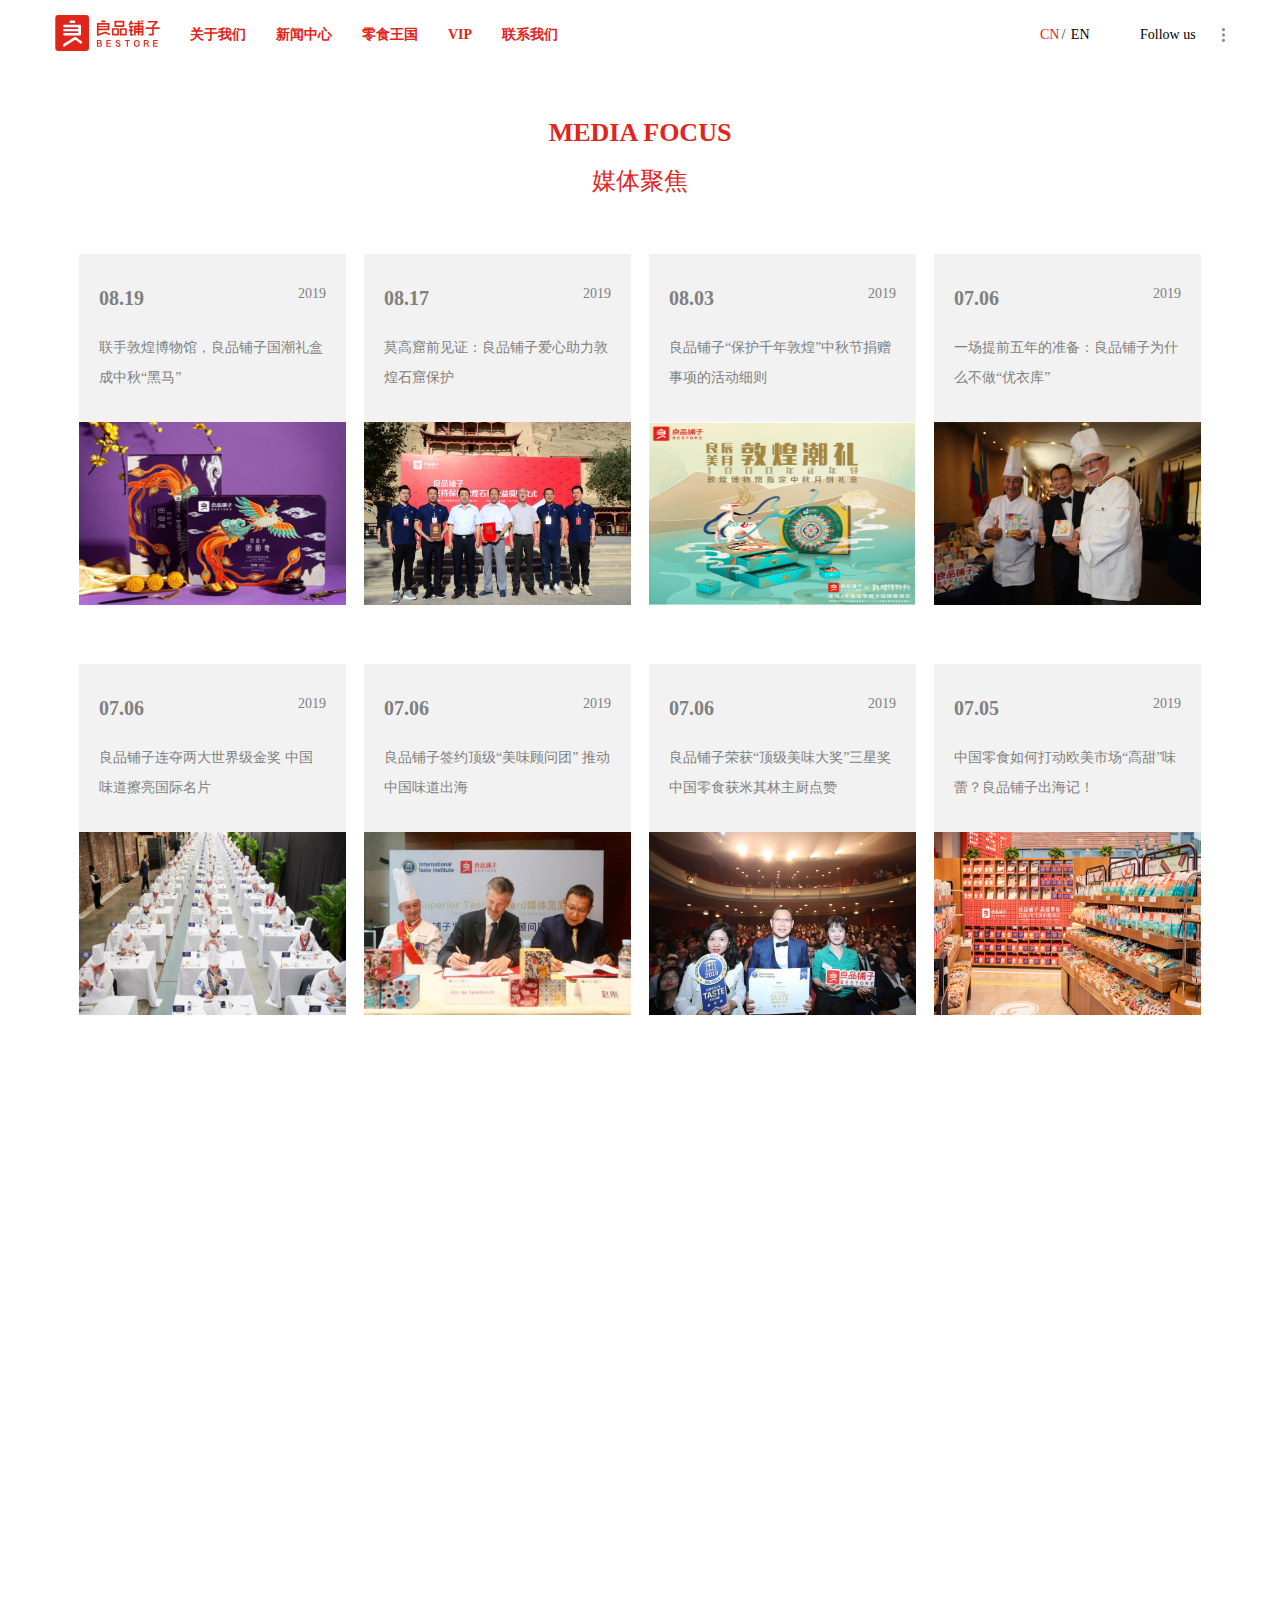
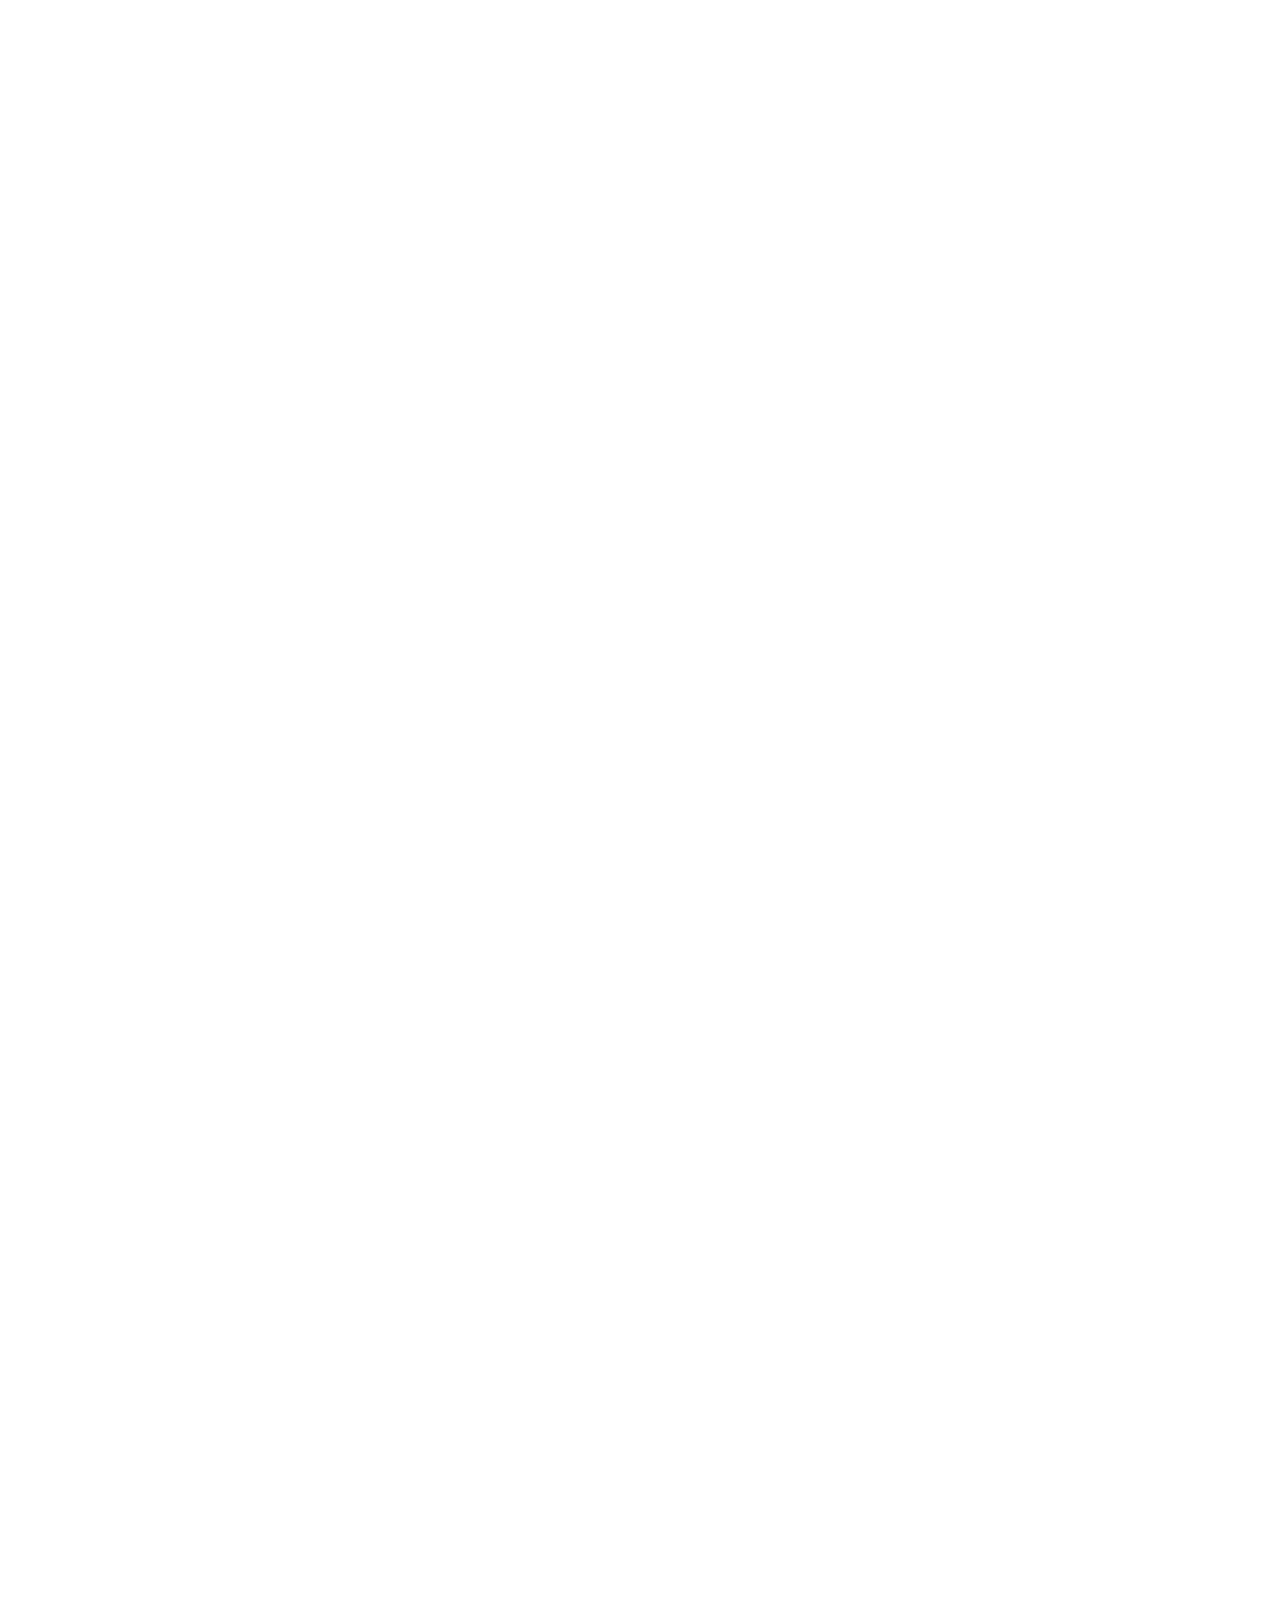
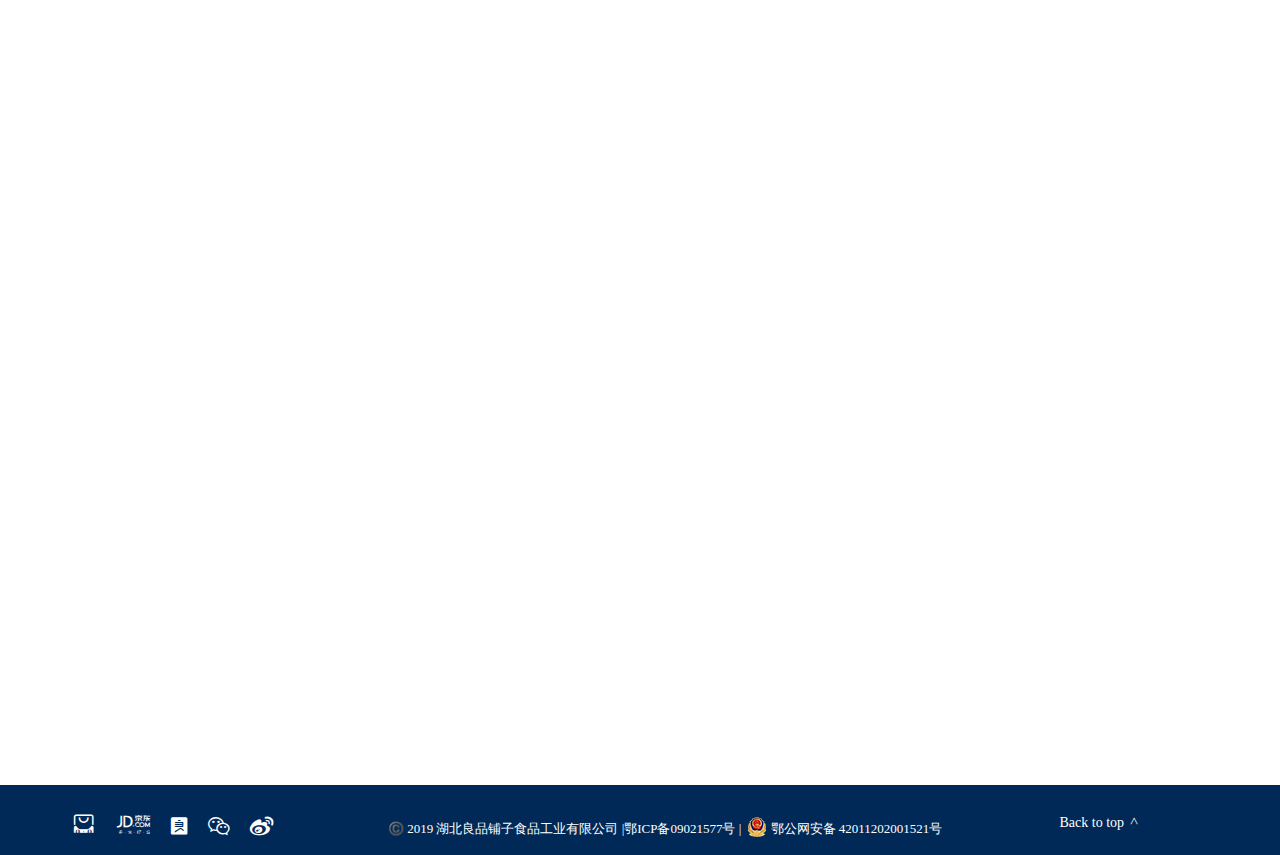
<file: html/mediaFocus.html>
<!DOCTYPE html>
<html lang="en">
<head>
	<meta charset="UTF-8">
	<meta http-equiv="X-UA-Compatible" content="IE=edge">
    <meta name="viewport" content="width=device-width, initial-scale=1">
	<title>媒体聚焦</title>
	<link rel='icon' href='../images/favicon.ico' mce_href='../images/favicon.ico' type='image/x-icon'>
	<link rel='shortcut icon' href='../images/favicon.ico' mce_href='../images/favicon.ico' type='image/x-icon'>
	<script src="../js/jquery-1.11.1.js"></script>
	<script src="../js/bootstrap.js"></script>
	<script src="../js/public.js"></script>
	<script src="../js/mediaFocus.js"></script>
	<link rel="stylesheet" href="../css/bootstrap.css">
	<link rel="stylesheet" href="../css/cssreset.css">
	<link rel="stylesheet" href="../css/public.css">
	<link rel="stylesheet" href="../css/mediaFocus.css">
	<link rel="stylesheet" href="../css/iconfont1.css">
	<link rel="stylesheet" href="../css/iconfont2.css">
	<link rel="stylesheet" href="../css/iconfont3.css">
	<link rel="stylesheet" href="../css/iconfont4.css">
	<link rel="stylesheet" href="../css/iconfont5.css">
	<script src="../js/wow.min.js"></script>
	<link rel="stylesheet" href="../css/animate.css">
	<script>
		$(function(){
			$('.c_wrap').addClass('wow fadeInUp');
			new WOW().init();
		})
	</script>
</head>
<body>
	<!-- header -->
	<div class="header ">
		<nav class="navbar navbar-default container kris_wrap pub">
		  <div class="container-fluid pub">
		    <!-- Brand and toggle get grouped for better mobile display -->
		    <div class="navbar-header ">
		      <button type="button" class="navbar-toggle collapsed krisBtn" data-toggle="collapse" data-target="#bs-example-navbar-collapse-1" aria-expanded="false">
		        <span class="sr-only">Toggle navigation</span>
		        <span class="icon-bar"></span>
		        <span class="icon-bar"></span>
		        <span class="icon-bar"></span>
		      </button>
		      <a class="navbar-brand" href="../index.html">
		      	<img src="../images/logo.svg" alt="" class="logo">
		      </a>
		    </div>

		    <!-- Collect the nav links, forms, and other content for toggling -->
		    <div class="collapse navbar-collapse kris_nav" id="bs-example-navbar-collapse-1">
		      <ul class="nav navbar-nav kris_navLeft">
		        <li class="nav_li">
		        	<a href="#" class="red navA">关于我们</a>
		        	<div class="aboutMenu nav_menu">
		        		<div>
		        			<img src="../images/submenu_line.svg" alt="" class="menuItem_icon">
		        		</div>
		        		<ul class="aboutMenu_ul nav_menu_ul">
		        			<li><a href="brandIntroCourse.html" class="menuItem first_a">品牌介绍</a></li>
		        			<li><a href="brandIntroCourse.html" class="menuItem">品牌历程</a></li>
		        			<li><a href="brandConceptStory.html" class="menuItem">品牌理念</a></li>
		        			<li><a href="brandConceptStory.html" class="menuItem last_a">品牌故事</a></li>
		        		</ul>
		        	</div>
		        </li>
		        <li class="nav_li">
		        	<a href="#" class="red">新闻中心</a>
		        	<div class="newsMenu nav_menu">
		        		<div>
		        			<img src="../images/submenu_line.svg" alt="" class="menuItem_icon">
		        		</div>
		        		<ul class="newsMenu_ul nav_menu_ul">
		        			<li><a href="mediaFocus.html" class="menuItem first_a">媒体聚焦</a></li>
		        			<li><a href="https://v.qq.com/x/page/f0919i81zgl.html" class="menuItem last_a">品牌视频</a></li>
		        		</ul>
		        	</div>
		        </li>
		        <li class="nav_li">
		        	<a href="#" class="red">零食王国</a>
		        	<div class="snacksMenu nav_menu">
		        		<div>
		        			<img src="../images/submenu_line.svg" alt="" class="menuItem_icon">
		        		</div>
		        		<ul class="snacksMenu_ul nav_menu_ul">
		        			<li><a href="#" class="menuItem first_a">产品分类</a></li>
		        			<li><a href="onlineMall.html" class="menuItem">线上商城</a></li>
		        			<li><a href="nationalStores.html" class="menuItem last_a">全国门店</a></li>
		        		</ul>
		        	</div>
		        </li>
		        <li>
		        	<a href="vip.html" class="red">VIP</a>
		        </li>
		        <li class="nav_li">
		        	<a href="#" class="red">联系我们</a>
		        	<div class="contactMenu nav_menu">
		        		<div>
		        			<img src="../images/submenu_line.svg" alt="" class="menuItem_icon">
		        		</div>
		        		<ul class="contactMenu_ul nav_menu_ul">
		        			<li><a href="join.html" class="menuItem first_a">加盟专区</a></li>
		        			<li><a href="#" class="menuItem last_a">招聘专区</a></li>
		        		</ul>
		        	</div>
		        </li>
		      </ul>
		      <ul class="nav navbar-nav navbar-right kris_navRight">
		        <li>
		        	<a href="#" class="red cn">CN</a>/
		        	<a href="#" class="en">EN</a>
		        </li>
		        <li class="nav_li follow_li">
		        	<a href="#" class="follow">Follow&nbsp;us</a>
		        	<div class="followMenu nav_menu">
		        		<ul>
		        			<li>
		        				<a href="" class="bestore menuItem first_a"><i class="glyphicon glyphicon-user"></i></a>
		        			</li>
		        			<li>
		        				<a href="" class="weibo menuItem"><i class="glyphicon glyphicon-envelope"></i></a>
		        			</li>
		        			<li class="bestore_code_li">
		        				<a href="" class="wechat menuItem last_a"><i class="glyphicon glyphicon-cloud"></i>
		        					<img src="../images/qrcode_weixin.jpg" alt="" class="bestore_code"></a>
		        			</li>
		        		</ul>
		        	</div>
		        </li>
		      </ul>
		    </div><!-- /.navbar-collapse -->
		  </div><!-- /.container-fluid -->
		</nav>
	</div>

	<!-- content -->
	<div class="container content">
		<div class="row ">
		  <div class="col-sm-12 col-md-12 ">
		    <div class="  thumbnail c_top">
		      <div class="caption content_box text-center">
		      	<h2>MEDIA FOCUS</h2>
		        <h3>媒体聚焦</h3>
		      </div>
		    </div>
		  </div>
		</div>
		  <!-- main -->
		  <div class="col-xs-6 col-sm-6 col-md-4 col-lg-3 c_wrap wow fadeInUp">
		    <div class="thumbnail c_main">
		      <div class="caption content_box">
		      	<div class="details">
		      		<div class="c_date">
		      			<p>08.19</p><span>2019</span>
		      		</div>
		      		<h3>联手敦煌博物馆，良品铺子国潮礼盒成中秋“黑马”</h3>
		      	</div>
		      	<div class="details_img">
		      		<img src="../images/12.png" alt="">
		      	</div>
		      </div>
		    </div>
		  </div>
		  <div class="col-xs-6 col-sm-6 col-md-4 col-lg-3 c_wrap" data-wow-delay='0.2s'>
		    <div class="thumbnail c_main">
		      <div class="caption content_box">
		      	<div class="details">
		      		<div class="c_date">
		      			<p>08.17</p><span>2019</span>
		      		</div>
		      		<h3>莫高窟前见证：良品铺子爱心助力敦煌石窟保护</h3>
		      	</div>
		      	<div class="details_img">
		      		<img src="../images/13.png" alt="">
		      	</div>
		      </div>
		    </div>
		  </div>
		  <div class="col-xs-6 col-sm-6 col-md-4 col-lg-3 c_wrap" data-wow-delay='0.4s'>
		    <div class="thumbnail c_main">
		      <div class="caption content_box">
		      	<div class="details">
		      		<div class="c_date">
		      			<p>08.03</p><span>2019</span>
		      		</div>
		      		<h3>良品铺子“保护千年敦煌”中秋节捐赠事项的活动细则</h3>
		      	</div>
		      	<div class="details_img">
		      		<img src="../images/14.jpg" alt="">
		      	</div>
		      </div>
		    </div>
		  </div>
		  <div class="col-xs-6 col-sm-6 col-md-4 col-lg-3 c_wrap" data-wow-delay='0.6s'>
		    <div class="thumbnail c_main">
		      <div class="caption content_box">
		      	<div class="details">
		      		<div class="c_date">
		      			<p>07.06</p><span>2019</span>
		      		</div>
		      		<h3>一场提前五年的准备：良品铺子为什么不做“优衣库”</h3>
		      	</div>
		      	<div class="details_img">
		      		<img src="../images/15.png" alt="">
		      	</div>
		      </div>
		    </div>
		  </div>
		  <div class="col-xs-6 col-sm-6 col-md-4 col-lg-3 c_wrap">
		    <div class="thumbnail c_main">
		      <div class="caption content_box">
		      	<div class="details">
		      		<div class="c_date">
		      			<p>07.06</p><span>2019</span>
		      		</div>
		      		<h3>良品铺子连夺两大世界级金奖 中国味道擦亮国际名片</h3>
		      	</div>
		      	<div class="details_img">
		      		<img src="../images/16.png" alt="">
		      	</div>
		      </div>
		    </div>
		  </div>
		  <div class="col-xs-6 col-sm-6 col-md-4 col-lg-3 c_wrap" data-wow-delay='0.2s'>
		    <div class="thumbnail c_main">
		      <div class="caption content_box">
		      	<div class="details">
		      		<div class="c_date">
		      			<p>07.06</p><span>2019</span>
		      		</div>
		      		<h3>良品铺子签约顶级“美味顾问团” 推动中国味道出海</h3>
		      	</div>
		      	<div class="details_img">
		      		<img src="../images/17.png" alt="">
		      	</div>
		      </div>
		    </div>
		  </div>
		  <div class="col-xs-6 col-sm-6 col-md-4 col-lg-3 c_wrap" data-wow-delay='0.4s'>
		    <div class="thumbnail c_main">
		      <div class="caption content_box">
		      	<div class="details">
		      		<div class="c_date">
		      			<p>07.06</p><span>2019</span>
		      		</div>
		      		<h3>良品铺子荣获“顶级美味大奖”三星奖 中国零食获米其林主厨点赞</h3>
		      	</div>
		      	<div class="details_img">
		      		<img src="../images/18.png" alt="">
		      	</div>
		      </div>
		    </div>
		  </div>
		  <div class="col-xs-6 col-sm-6 col-md-4 col-lg-3 c_wrap" data-wow-delay='0.6s'>
		    <div class="thumbnail c_main">
		      <div class="caption content_box">
		      	<div class="details">
		      		<div class="c_date">
		      			<p>07.05</p><span>2019</span>
		      		</div>
		      		<h3>中国零食如何打动欧美市场“高甜”味蕾？良品铺子出海记！</h3>
		      	</div>
		      	<div class="details_img">
		      		<img src="../images/19.jpg" alt="">
		      	</div>
		      </div>
		    </div>
		  </div>
		  <div class="col-xs-6 col-sm-6 col-md-4 col-lg-3 c_wrap">
		    <div class="thumbnail c_main">
		      <div class="caption content_box">
		      	<div class="details">
		      		<div class="c_date">
		      			<p>07.05</p><span>2019</span>
		      		</div>
		      		<h3>中国食品国际影响力，获奖产品仅占5%，良品铺子谋变连夺两个大奖</h3>
		      	</div>
		      	<div class="details_img">
		      		<img src="../images/20.png" alt="">
		      	</div>
		      </div>
		    </div>
		  </div>
		  <div class="col-xs-6 col-sm-6 col-md-4 col-lg-3 c_wrap" data-wow-delay='0.2s'>
		    <div class="thumbnail c_main">
		      <div class="caption content_box">
		      	<div class="details">
		      		<div class="c_date">
		      			<p>03.05</p><span>2019</span>
		      		</div>
		      		<h3>良品铺子的“局部战役”</h3>
		      	</div>
		      	<div class="details_img">
		      		<img src="../images/21.jpg" alt="">
		      	</div>
		      </div>
		    </div>
		  </div>
		  <div class="col-xs-6 col-sm-6 col-md-4 col-lg-3 c_wrap" data-wow-delay='0.4s'>
		    <div class="thumbnail c_main">
		      <div class="caption content_box">
		      	<div class="details">
		      		<div class="c_date">
		      			<p>01.08</p><span>2019</span>
		      		</div>
		      		<h3>良品铺子携手吴亦凡 高端零食战略引领行业升级</h3>
		      	</div>
		      	<div class="details_img">
		      		<img src="../images/22.jpg" alt="">
		      	</div>
		      </div>
		    </div>
		  </div>
		  <div class="col-xs-6 col-sm-6 col-md-4 col-lg-3 c_wrap" data-wow-delay='0.6s'>
		    <div class="thumbnail c_main">
		      <div class="caption content_box">
		      	<div class="details">
		      		<div class="c_date">
		      			<p>01.08</p><span>2019</span>
		      		</div>
		      		<h3>杨红春：良品铺子要成为消费者心智中高端零食的代名词</h3>
		      	</div>
		      	<div class="details_img">
		      		<img src="../images/23.jpg" alt="">
		      	</div>
		      </div>
		    </div>
		  </div>
		  <div class="col-xs-6 col-sm-6 col-md-4 col-lg-3 c_wrap">
		    <div class="thumbnail c_main">
		      <div class="caption content_box">
		      	<div class="details">
		      		<div class="c_date">
		      			<p>01.08</p><span>2019</span>
		      		</div>
		      		<h3>年货市场提前热 良品铺子抢下高端占位</h3>
		      	</div>
		      	<div class="details_img">
		      		<img src="../images/24.jpg" alt="">
		      	</div>
		      </div>
		    </div>
		  </div>
		  <div class="col-xs-6 col-sm-6 col-md-4 col-lg-3 c_wrap" data-wow-delay='0.2s'>
		    <div class="thumbnail c_main">
		      <div class="caption content_box">
		      	<div class="details">
		      		<div class="c_date">
		      			<p>11.20</p><span>2018</span>
		      		</div>
		      		<h3>在你等待0点抢购的时候，有个品牌4小时玩出200万+阅读量</h3>
		      	</div>
		      	<div class="details_img">
		      		<img src="../images/25.jpg" alt="">
		      	</div>
		      </div>
		    </div>
		  </div>
		  <div class="col-xs-6 col-sm-6 col-md-4 col-lg-3 c_wrap" data-wow-delay='0.4s'>
		    <div class="thumbnail c_main">
		      <div class="caption content_box">
		      	<div class="details">
		      		<div class="c_date">
		      			<p>11.17</p><span>2018</span>
		      		</div>
		      		<h3>一部手机搞定经营决策 阿里“看中国”嘉宾集体点赞良品铺子新零售</h3>
		      	</div>
		      	<div class="details_img">
		      		<img src="../images/26.jpg" alt="">
		      	</div>
		      </div>
		    </div>
		  </div>
		  <div class="col-xs-6 col-sm-6 col-md-4 col-lg-3 c_wrap" data-wow-delay='0.6s'>
		    <div class="thumbnail c_main">
		      <div class="caption content_box">
		      	<div class="details">
		      		<div class="c_date">
		      			<p>11.10</p><span>2018</span>
		      		</div>
		      		<h3>申请入驻 良品铺子员工双11前夜大聚餐：龙虾吃起，零食管够</h3>
		      	</div>
		      	<div class="details_img">
		      		<img src="../images/27.jpg" alt="">
		      	</div>
		      </div>
		    </div>
		  </div>
		   <div class="col-xs-6 col-sm-6 col-md-4 col-lg-3 c_wrap">
		    <div class="thumbnail c_main">
		      <div class="caption content_box">
		      	<div class="details">
		      		<div class="c_date">
		      			<p>10.07</p><span>2017</span>
		      		</div>
		      		<h3>告别快递哥 良品铺子门店可以喝着下午茶取包裹</h3>
		      	</div>
		      	<div class="details_img">
		      		<img src="../images/28.jpg" alt="">
		      	</div>
		      </div>
		    </div>
		  </div>
		   <div class="col-xs-6 col-sm-6 col-md-4 col-lg-3 c_wrap" data-wow-delay='0.2s'>
		    <div class="thumbnail c_main">
		      <div class="caption content_box">
		      	<div class="details">
		      		<div class="c_date">
		      			<p>10.10</p><span>2017</span>
		      		</div>
		      		<h3>零食企业与时间赛跑赢取“新鲜度”，自建基地供应坚果</h3>
		      	</div>
		      	<div class="details_img">
		      		<img src="../images/30.jpg" alt="">
		      	</div>
		      </div>
		    </div>
		  </div>
		   <div class="col-xs-6 col-sm-6 col-md-4 col-lg-3 c_wrap" data-wow-delay='0.4s'>
		    <div class="thumbnail c_main">
		      <div class="caption content_box">
		      	<div class="details">
		      		<div class="c_date">
		      			<p>10.08</p><span>2018</span>
		      		</div>
		      		<h3>海味零食品类将成下一个风口？</h3>
		      	</div>
		      	<div class="details_img">
		      		<img src="../images/25.jpg" alt="">
		      	</div>
		      </div>
		    </div>
		  </div>
		   <div class="col-xs-6 col-sm-6 col-md-4 col-lg-3 c_wrap" data-wow-delay='0.6s'>
		    <div class="thumbnail c_main">
		      <div class="caption content_box">
		      	<div class="details">
		      		<div class="c_date">
		      			<p>09.17</p><span>2018</span>
		      		</div>
		      		<h3>一颗新疆瓜子的河南故事！良品铺子供应链溯源，“五星级”瓜子有啥不一样</h3>
		      	</div>
		      	<div class="details_img">
		      		<img src="../images/31.jpg" alt="">
		      	</div>
		      </div>
		    </div>
		  </div>
		   <div class="col-xs-6 col-sm-6 col-md-4 col-lg-3 c_wrap">
		    <div class="thumbnail c_main">
		      <div class="caption content_box">
		      	<div class="details">
		      		<div class="c_date">
		      			<p>09.16</p><span>2018</span>
		      		</div>
		      		<h3>良品铺子海外又下一城，120万澳洲华人有口福了</h3>
		      	</div>
		      	<div class="details_img">
		      		<img src="../images/32.jpg" alt="">
		      	</div>
		      </div>
		    </div>
		  </div>
		   <div class="col-xs-6 col-sm-6 col-md-4 col-lg-3 c_wrap" data-wow-delay='0.2s'>
		    <div class="thumbnail c_main">
		      <div class="caption content_box">
		      	<div class="details">
		      		<div class="c_date">
		      			<p>08.29</p><span>2018</span>
		      		</div>
		      		<h3>摆脱同质化困局 良品铺子“焕新”谋变</h3>
		      	</div>
		      	<div class="details_img">
		      		<img src="../images/25.jpg" alt="">
		      	</div>
		      </div>
		    </div>
		  </div>
		  <div class="col-xs-6 col-sm-6 col-md-4 col-lg-3 c_wrap" data-wow-delay='0.4s'>
		    <div class="thumbnail c_main">
		      <div class="caption content_box">
		      	<div class="details">
		      		<div class="c_date">
		      			<p>08.27</p><span>2018</span>
		      		</div>
		      		<h3>良品铺子升级品牌形象，将全面布局海外市场</h3>
		      	</div>
		      	<div class="details_img">
		      		<img src="../images/25.jpg" alt="">
		      	</div>
		      </div>
		    </div>
		  </div>
		  <div class="col-xs-6 col-sm-6 col-md-4 col-lg-3 c_wrap" data-wow-delay='0.6s'>
		    <div class="thumbnail c_main">
		      <div class="caption content_box">
		      	<div class="details">
		      		<div class="c_date">
		      			<p>06.29</p><span>2018</span>
		      		</div>
		      		<h3>“噜辣杯”世界杯期间“C位出道”，良品铺子如何借大IP玩转新零售？</h3>
		      	</div>
		      	<div class="details_img">
		      		<img src="../images/33.jpg" alt="">
		      	</div>
		      </div>
		    </div>
		  </div>
		  <div class="col-xs-6 col-sm-6 col-md-4 col-lg-3 c_wrap">
		    <div class="thumbnail c_main">
		      <div class="caption content_box">
		      	<div class="details">
		      		<div class="c_date">
		      			<p>05.15</p><span>2018</span>
		      		</div>
		      		<h3>零食铺子还是科技达人？看良品铺子如何用大数据玩转新零售</h3>
		      	</div>
		      	<div class="details_img">
		      		<img src="../images/34.jpg" alt="">
		      	</div>
		      </div>
		    </div>
		  </div>
		  <div class="col-xs-6 col-sm-6 col-md-4 col-lg-3 c_wrap" data-wow-delay='0.2s'>
		    <div class="thumbnail c_main">
		      <div class="caption content_box">
		      	<div class="details">
		      		<div class="c_date">
		      			<p>04.24</p><span>2018</span>
		      		</div>
		      		<h3>新零售先锋良品铺子再次发力 联合小茗同学打造快闪店</h3>
		      	</div>
		      	<div class="details_img">
		      		<img src="../images/35.jpg" alt="">
		      	</div>
		      </div>
		    </div>
		  </div>
		   <div class="col-xs-6 col-sm-6 col-md-4 col-lg-3 c_wrap" data-wow-delay='0.4s'>
		    <div class="thumbnail c_main">
		      <div class="caption content_box">
		      	<div class="details">
		      		<div class="c_date">
		      			<p>04.10</p><span>2018</span>
		      		</div>
		      		<h3>良品铺子官方发布消息携手天猫 开启新零售下半场</h3>
		      	</div>
		      	<div class="details_img">
		      		<img src="../images/36.jpg" alt="">
		      	</div>
		      </div>
		    </div>
		  </div>
		   <div class="col-xs-6 col-sm-6 col-md-4 col-lg-3 c_wrap" data-wow-delay='0.6s'>
		    <div class="thumbnail c_main">
		      <div class="caption content_box">
		      	<div class="details">
		      		<div class="c_date">
		      			<p>04.06</p><span>2018</span>
		      		</div>
		      		<h3>新零售由“物”到“人”，看良品铺子怎么玩？</h3>
		      	</div>
		      	<div class="details_img">
		      		<img src="../images/37.jpg" alt="">
		      	</div>
		      </div>
		    </div>
		  </div>
		   <div class="col-xs-6 col-sm-6 col-md-4 col-lg-3 c_wrap">
		    <div class="thumbnail c_main">
		      <div class="caption content_box">
		      	<div class="details">
		      		<div class="c_date">
		      			<p>03.22</p><span>2018</span>
		      		</div>
		      		<h3>新零售风口 阿里为啥独独看上良品铺子？</h3>
		      	</div>
		      	<div class="details_img">
		      		<img src="../images/38.jpg" alt="">
		      	</div>
		      </div>
		    </div>
		  </div>
		   <div class="col-xs-6 col-sm-6 col-md-4 col-lg-3 c_wrap" data-wow-delay='0.2s'>
		    <div class="thumbnail c_main">
		      <div class="caption content_box">
		      	<div class="details">
		      		<div class="c_date">
		      			<p>02.01</p><span>2018</span>
		      		</div>
		      		<h3>恋爱先生》大热，良品铺子走心营销抢对风口！</h3>
		      	</div>
		      	<div class="details_img">
		      		<img src="../images/39.jpg" alt="">
		      	</div>
		      </div>
		    </div>
		  </div>
		   <div class="col-xs-6 col-sm-6 col-md-4 col-lg-3 c_wrap" data-wow-delay='0.4s'>
		    <div class="thumbnail c_main">
		      <div class="caption content_box">
		      	<div class="details">
		      		<div class="c_date">
		      			<p>01.12</p><span>2018</span>
		      		</div>
		      		<h3>智慧门店+大数据：良品铺子的全渠道共振</h3>
		      	</div>
		      	<div class="details_img">
		      		<img src="../images/25.jpg" alt="">
		      	</div>
		      </div>
		    </div>
		  </div>
		   <div class="col-xs-6 col-sm-6 col-md-4 col-lg-3 c_wrap" data-wow-delay='0.6s'>
		    <div class="thumbnail c_main">
		      <div class="caption content_box">
		      	<div class="details">
		      		<div class="c_date">
		      			<p>01.11</p><span>2018</span>
		      		</div>
		      		<h3>用数据盘活零食生意经 良品铺子欲借此敲开资本市场大门</h3>
		      	</div>
		      	<div class="details_img">
		      		<img src="../images/25.jpg" alt="">
		      	</div>
		      </div>
		    </div>
		  </div>
		   <div class="col-xs-6 col-sm-6 col-md-4 col-lg-3 c_wrap">
		    <div class="thumbnail c_main">
		      <div class="caption content_box">
		      	<div class="details">
		      		<div class="c_date">
		      			<p>01.08</p><span>2018</span>
		      		</div>
		      		<h3>良品铺子：2100家智慧门店共振新零售</h3>
		      	</div>
		      	<div class="details_img">
		      		<img src="../images/40.jpg" alt="">
		      	</div>
		      </div>
		    </div>
		  </div>
		   <div class="col-xs-6 col-sm-6 col-md-4 col-lg-3 c_wrap" data-wow-delay='0.2s'>
		    <div class="thumbnail c_main">
		      <div class="caption content_box">
		      	<div class="details">
		      		<div class="c_date">
		      			<p>12.04</p><span>2017</span>
		      		</div>
		      		<h3>双11线下销售5000万，双12良品铺子再放大招</h3>
		      	</div>
		      	<div class="details_img">
		      		<img src="../images/41.jpg" alt="">
		      	</div>
		      </div>
		    </div>
		  </div>
		</div>
	</div>

	<!-- footer -->
	<div class="footer">
		<div class="container footer_box">
			<div class="footer_left">
				<div class="footer_leftBox">
					<a href="" class="iconfont icon-tianmao ft_icon1"></a>
					<a href="" class="iconfont icon-jingdong ft_icon2"></a>
					<a href="" class="iconfont icon-liangpinpuzi ft_icon3"></a>
					<div class="ft_wechatCode">
						<a href="" class="iconfont icon-Fill  ft_icon4"></a>
						<div class="fl_img1">
							<img src="../images/qrcode_weixin.jpg" alt="">
						</div>
					</div>
					<div class="ft_weiboCode">
						<a href="" class="iconfont icon-weibo  ft_icon5"></a>
						<div class="fl_img2">
							<img src="../images/qrcode_sina.jpg" alt="">
						</div>
					</div>
				</div>
			</div>
			<div class="footer_center">
				<div class="footer_centerBox">
					<div class="footer_centerBox1">
							©️ 2019 湖北良品铺子食品工业有限公司&nbsp;|<a href="">鄂ICP备09021577号&nbsp;</a>|
					</div>
					<div class="footer_icon footer_centerBox2">
						<a href="" class="fc_a"><span class="fc_icon"></span>鄂公网安备 42011202001521号</a>
					</div>
				</div>
			</div>
			<div class="footer_right">
				<div class="footer_right_aBox">
					<a href="" class="footer_right_a" onclick="return false">Back&nbsp;to&nbsp;top&nbsp;<span class="glyphicon glyphicon-chevron-u">></span></a>
				</div>	
			</div>
		</div>
	</div>
</body>
</html>
</file>
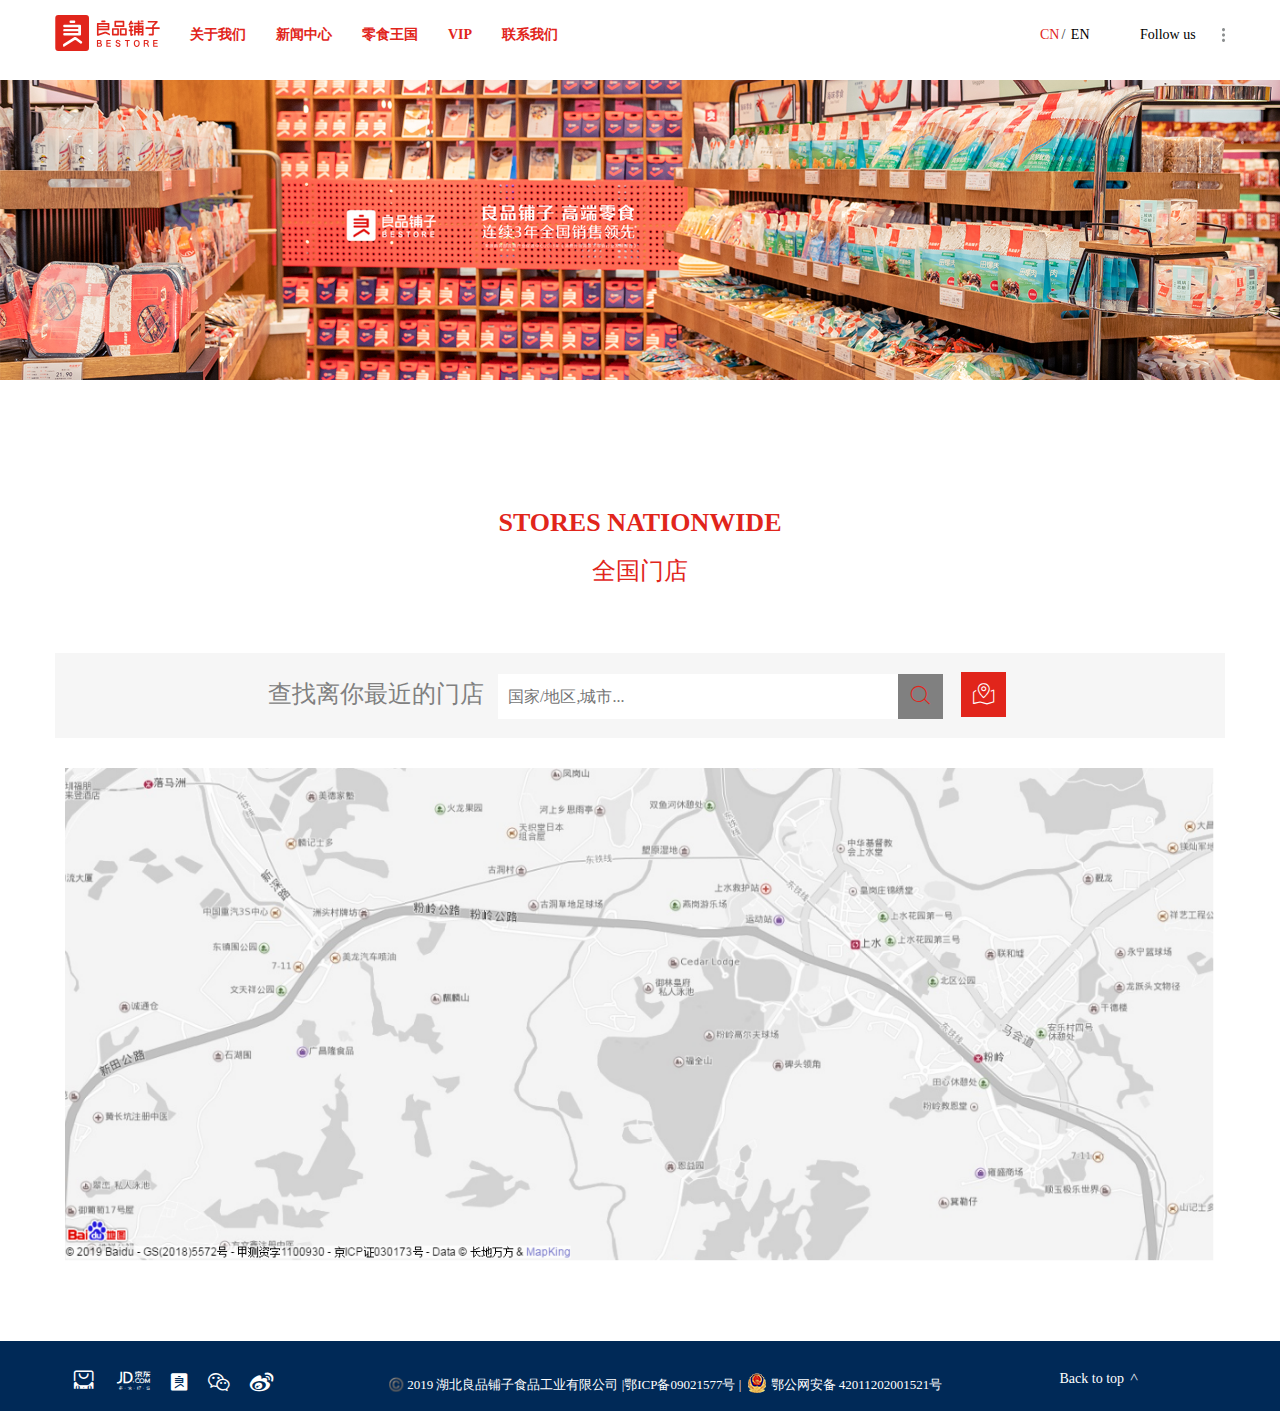
<file: html/nationalStores.html>
<!DOCTYPE html>
<html lang="en">
<head>
	<meta charset="UTF-8">
	<meta http-equiv="X-UA-Compatible" content="IE=edge">
    <meta name="viewport" content="width=device-width, initial-scale=1">
	<title>全国门店</title>
	<link rel='icon' href='../images/favicon.ico' mce_href='../images/favicon.ico' type='image/x-icon'>
	<link rel='shortcut icon' href='../images/favicon.ico' mce_href='../images/favicon.ico' type='image/x-icon'>
	<script src="../js/jquery-1.11.1.js"></script>
	<script src="../js/bootstrap.js"></script>
	<script src="../js/public.js"></script>
	<!-- <script src="../js/brandIntroCourse.js"></script> -->
	<link rel="stylesheet" href="../css/bootstrap.css">
	<link rel="stylesheet" href="../css/bootstrap.min.css">
	<link rel="stylesheet" href="../css/cssreset.css">
	<link rel="stylesheet" href="../css/public.css">
	<link rel="stylesheet" href="../css/iconfont1.css">
	<link rel="stylesheet" href="../css/iconfont2.css">
	<link rel="stylesheet" href="../css/iconfont3.css">
	<link rel="stylesheet" href="../css/iconfont4.css">
	<link rel="stylesheet" href="../css/iconfont5.css">
	<link rel="stylesheet" href="../css/iconfont9.css">
	<link rel="stylesheet" href="../css/nationalStores.css">
</head>
<body>
	<!-- header -->
	<div class="header ">
		<nav class="navbar navbar-default container kris_wrap pub">
		  <div class="container-fluid pub">
		    <!-- Brand and toggle get grouped for better mobile display -->
		    <div class="navbar-header ">
		      <button type="button" class="navbar-toggle collapsed krisBtn" data-toggle="collapse" data-target="#bs-example-navbar-collapse-1" aria-expanded="false">
		        <span class="sr-only">Toggle navigation</span>
		        <span class="icon-bar"></span>
		        <span class="icon-bar"></span>
		        <span class="icon-bar"></span>
		      </button>
		      <a class="navbar-brand" href="../index.html">
		      	<img src="../images/logo.svg" alt="" class="logo">
		      </a>
		    </div>

		    <!-- Collect the nav links, forms, and other content for toggling -->
		    <div class="collapse navbar-collapse kris_nav" id="bs-example-navbar-collapse-1">
		      <ul class="nav navbar-nav kris_navLeft">
		        <li class="nav_li">
		        	<a href="#" class="red navA">关于我们</a>
		        	<div class="aboutMenu nav_menu">
		        		<div>
		        			<img src="../images/submenu_line.svg" alt="" class="menuItem_icon">
		        		</div>
		        		<ul class="aboutMenu_ul nav_menu_ul">
		        			<li><a href="brandIntroCourse.html" class="menuItem first_a">品牌介绍</a></li>
		        			<li><a href="brandIntroCourse.html" class="menuItem">品牌历程</a></li>
		        			<li><a href="brandConceptStory.html" class="menuItem">品牌理念</a></li>
		        			<li><a href="brandConceptStory.html" class="menuItem last_a">品牌故事</a></li>
		        		</ul>
		        	</div>
		        </li>
		        <li class="nav_li">
		        	<a href="#" class="red">新闻中心</a>
		        	<div class="newsMenu nav_menu">
		        		<div>
		        			<img src="../images/submenu_line.svg" alt="" class="menuItem_icon">
		        		</div>
		        		<ul class="newsMenu_ul nav_menu_ul">
		        			<li><a href="mediaFocus.html" class="menuItem first_a">媒体聚焦</a></li>
		        			<li><a href="https://v.qq.com/x/page/f0919i81zgl.html" class="menuItem last_a">品牌视频</a></li>
		        		</ul>
		        	</div>
		        </li>
		        <li class="nav_li">
		        	<a href="#" class="red">零食王国</a>
		        	<div class="snacksMenu nav_menu">
		        		<div>
		        			<img src="../images/submenu_line.svg" alt="" class="menuItem_icon">
		        		</div>
		        		<ul class="snacksMenu_ul nav_menu_ul">
		        			<li><a href="#" class="menuItem first_a">产品分类</a></li>
		        			<li><a href="onlineMall.html" class="menuItem">线上商城</a></li>
		        			<li><a href="nationalStores.html" class="menuItem last_a">全国门店</a></li>
		        		</ul>
		        	</div>
		        </li>
		        <li>
		        	<a href="vip.html" class="red">VIP</a>
		        </li>
		        <li class="nav_li">
		        	<a href="#" class="red">联系我们</a>
		        	<div class="contactMenu nav_menu">
		        		<div>
		        			<img src="../images/submenu_line.svg" alt="" class="menuItem_icon">
		        		</div>
		        		<ul class="contactMenu_ul nav_menu_ul">
		        			<li><a href="join.html" class="menuItem first_a">加盟专区</a></li>
		        			<li><a href="#" class="menuItem last_a">招聘专区</a></li>
		        		</ul>
		        	</div>
		        </li>
		      </ul>
		      <ul class="nav navbar-nav navbar-right kris_navRight">
		        <li>
		        	<a href="#" class="red cn">CN</a>/
		        	<a href="#" class="en">EN</a>
		        </li>
		        <li class="nav_li follow_li">
		        	<a href="#" class="follow">Follow&nbsp;us</a>
		        	<div class="followMenu nav_menu">
		        		<ul>
		        			<li>
		        				<a href="" class="bestore menuItem first_a"><i class="glyphicon glyphicon-user"></i></a>
		        			</li>
		        			<li>
		        				<a href="" class="weibo menuItem"><i class="glyphicon glyphicon-envelope"></i></a>
		        			</li>
		        			<li class="bestore_code_li">
		        				<a href="" class="wechat menuItem last_a"><i class="glyphicon glyphicon-cloud"></i>
		        					<img src="../images/qrcode_weixin.jpg" alt="" class="bestore_code"></a>
		        			</li>
		        		</ul>
		        	</div>
		        </li>
		      </ul>
		    </div><!-- /.navbar-collapse -->
		  </div><!-- /.container-fluid -->
		</nav>
	</div>

	<!-- bg -->
	<div class="bg">
		<div class="row bgBox">
			 <div class="col-sm-12 col-md-12 pub">
			    <div class="thumbnail bg1">
			      <img src="../images/bg03.jpg" alt="...">
			    </div>
			 </div>
		</div>
	</div>

	<!-- content -->
	<div class="content container">
		<div class="row">
		  <div class="col-sm-12 col-md-12 pub text-center">
		    <div class="thumbnail pub">
		      <div class="caption c_top">
		      	<h2>STORES NATIONWIDE</h2>
		        <h3>全国门店</h3>
		      </div>
		    </div>
		  </div>
		  <div class="col-sm-12 col-md-12 pub">
		    <div class="thumbnail pub">
		      <div class="caption c_search">
		      	<div class="c_searchBox">
		      		<p>查找离你最近的门店</p>
		      		<div class="inputBox">
		      			<div class="inp">
			      		<input type="text" placeholder="国家/地区,城市...">
			      		<button class="btn1 iconfont icon-iconfontsousuo1"></button>
			      		</div>
			      		<button class="btn2 iconfont icon-ditu"></button>
		      		</div>
		      	</div>
		      </div>
		    </div>
		    <div class="thumbnail pub">
		    	<div class="caption imgBox">
		    		<img src="../images/ditu.png" alt="">
		    	</div>
		    </div>
		  </div>
		</div>
	</div>

	<!-- footer -->
	<div class="footer">
		<div class="container footer_box">
			<div class="footer_left">
				<div class="footer_leftBox">
					<a href="" class="iconfont icon-tianmao ft_icon1"></a>
					<a href="" class="iconfont icon-jingdong ft_icon2"></a>
					<a href="" class="iconfont icon-liangpinpuzi ft_icon3"></a>
					<div class="ft_wechatCode">
						<a href="" class="iconfont icon-Fill  ft_icon4"></a>
						<div class="fl_img1">
							<img src="../images/qrcode_weixin.jpg" alt="">
						</div>
					</div>
					<div class="ft_weiboCode">
						<a href="" class="iconfont icon-weibo  ft_icon5"></a>
						<div class="fl_img2">
							<img src="../images/qrcode_sina.jpg" alt="">
						</div>
					</div>
				</div>
			</div>
			<div class="footer_center">
				<div class="footer_centerBox">
					<div class="footer_centerBox1">
							©️ 2019 湖北良品铺子食品工业有限公司&nbsp;|<a href="">鄂ICP备09021577号&nbsp;</a>|
					</div>
					<div class="footer_icon footer_centerBox2">
						<a href="" class="fc_a"><span class="fc_icon"></span>鄂公网安备 42011202001521号</a>
					</div>
				</div>
			</div>
			<div class="footer_right">
				<div class="footer_right_aBox">
					<a href="" class="footer_right_a" onclick="return false">Back&nbsp;to&nbsp;top&nbsp;<span class="glyphicon glyphicon-chevron-u">></span></a>
				</div>	
			</div>
		</div>
	</div>

</body>
</html>
</file>
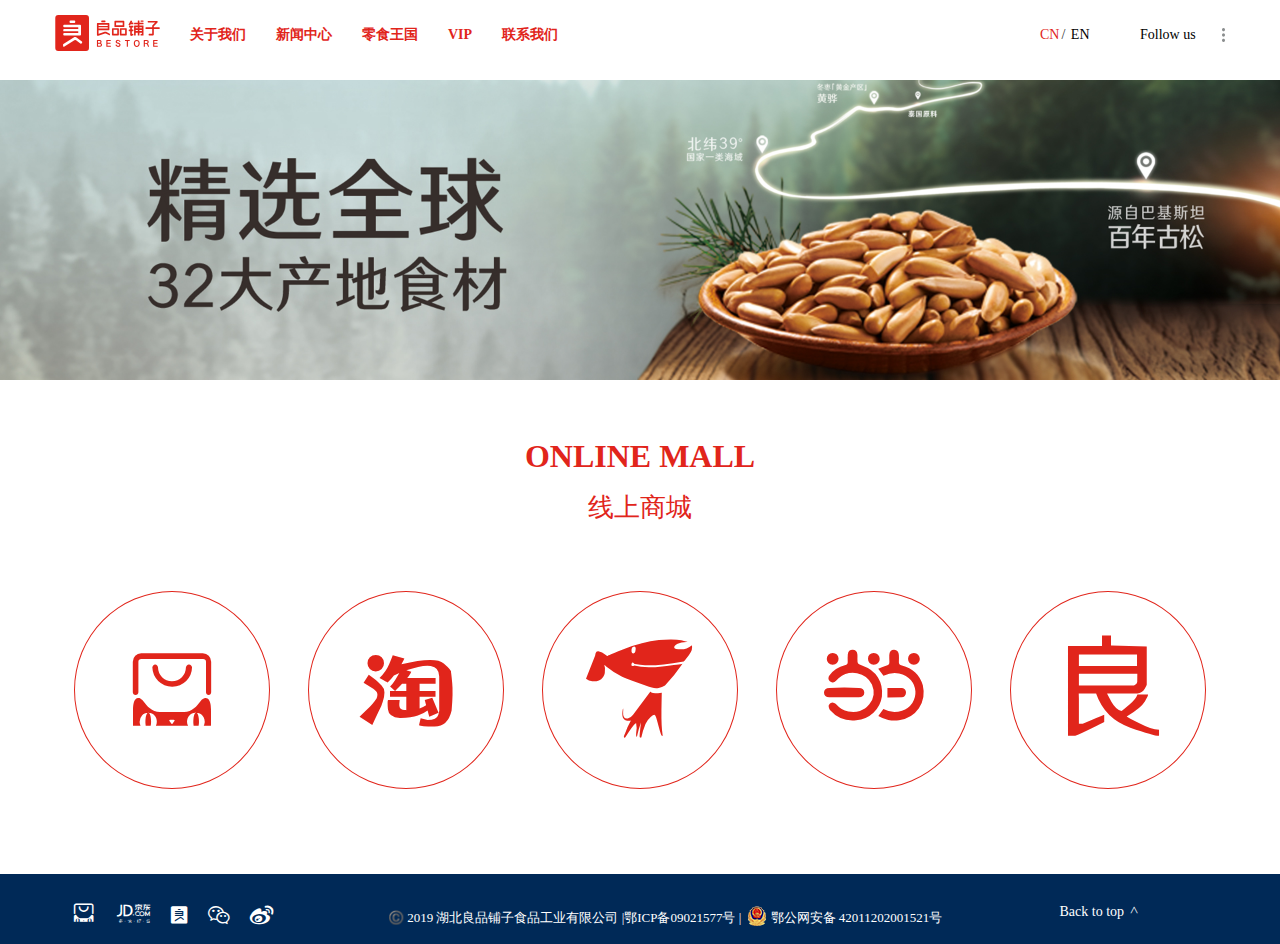
<file: html/onlineMall.html>
<!DOCTYPE html>
<html lang="en">
<head>
	<meta charset="UTF-8">
	<meta http-equiv="X-UA-Compatible" content="IE=edge">
    <meta name="viewport" content="width=device-width, initial-scale=1">
	<title>线上商城</title>
	<link rel='icon' href='../images/favicon.ico' mce_href='../images/favicon.ico' type='image/x-icon'>
	<link rel='shortcut icon' href='../images/favicon.ico' mce_href='../images/favicon.ico' type='image/x-icon'>
	<script src="../js/jquery-1.11.1.js"></script>
	<script src="../js/bootstrap.js"></script>
	<script src="../js/public.js"></script>
	<!-- <script src="../js/onlineMall.js"></script> -->
	<link rel="stylesheet" href="../css/bootstrap.css">
	<link rel="stylesheet" href="../css/iconfont8.css">
	<link rel="stylesheet" href="../css/iconfont1.css">
	<link rel="stylesheet" href="../css/iconfont2.css">
	<link rel="stylesheet" href="../css/iconfont3.css">
	<link rel="stylesheet" href="../css/iconfont4.css">
	<link rel="stylesheet" href="../css/iconfont12.css">
	<link rel="stylesheet" href="../css/iconfont5.css">
	<link rel="stylesheet" href="../css/cssreset.css">
	<link rel="stylesheet" href="../css/public.css">
	<link rel="stylesheet" href="../css/onlineMall.css">
	<script src="../js/wow.min.js"></script>
	<link rel="stylesheet" href="../css/animate.css">
	<script>
		$(function(){
			new WOW().init();
		})
	</script>
</head>
<body>
	<!-- header -->
	<div class="header ">
		<nav class="navbar navbar-default container kris_wrap pub">
		  <div class="container-fluid pub">
		    <!-- Brand and toggle get grouped for better mobile display -->
		    <div class="navbar-header ">
		      <button type="button" class="navbar-toggle collapsed krisBtn" data-toggle="collapse" data-target="#bs-example-navbar-collapse-1" aria-expanded="false">
		        <span class="sr-only">Toggle navigation</span>
		        <span class="icon-bar"></span>
		        <span class="icon-bar"></span>
		        <span class="icon-bar"></span>
		      </button>
		      <a class="navbar-brand" href="../index.html">
		      	<img src="../images/logo.svg" alt="" class="logo">
		      </a>
		    </div>

		    <!-- Collect the nav links, forms, and other content for toggling -->
		    <div class="collapse navbar-collapse kris_nav" id="bs-example-navbar-collapse-1">
		      <ul class="nav navbar-nav kris_navLeft">
		        <li class="nav_li">
		        	<a href="#" class="red navA">关于我们</a>
		        	<div class="aboutMenu nav_menu">
		        		<div>
		        			<img src="../images/submenu_line.svg" alt="" class="menuItem_icon">
		        		</div>
		        		<ul class="aboutMenu_ul nav_menu_ul">
		        			<li><a href="brandIntroCourse.html" class="menuItem first_a">品牌介绍</a></li>
		        			<li><a href="brandIntroCourse.html" class="menuItem">品牌历程</a></li>
		        			<li><a href="brandConceptStory.html" class="menuItem">品牌理念</a></li>
		        			<li><a href="brandConceptStory.html" class="menuItem last_a">品牌故事</a></li>
		        		</ul>
		        	</div>
		        </li>
		        <li class="nav_li">
		        	<a href="#" class="red">新闻中心</a>
		        	<div class="newsMenu nav_menu">
		        		<div>
		        			<img src="../images/submenu_line.svg" alt="" class="menuItem_icon">
		        		</div>
		        		<ul class="newsMenu_ul nav_menu_ul">
		        			<li><a href="mediaFocus.html" class="menuItem first_a">媒体聚焦</a></li>
		        			<li><a href="https://v.qq.com/x/page/f0919i81zgl.html" class="menuItem last_a">品牌视频</a></li>
		        		</ul>
		        	</div>
		        </li>
		        <li class="nav_li">
		        	<a href="#" class="red">零食王国</a>
		        	<div class="snacksMenu nav_menu">
		        		<div>
		        			<img src="../images/submenu_line.svg" alt="" class="menuItem_icon">
		        		</div>
		        		<ul class="snacksMenu_ul nav_menu_ul">
		        			<li><a href="#" class="menuItem first_a">产品分类</a></li>
		        			<li><a href="onlineMall.html" class="menuItem">线上商城</a></li>
		        			<li><a href="nationalStores.html" class="menuItem last_a">全国门店</a></li>
		        		</ul>
		        	</div>
		        </li>
		        <li>
		        	<a href="vip.html" class="red">VIP</a>
		        </li>
		        <li class="nav_li">
		        	<a href="#" class="red">联系我们</a>
		        	<div class="contactMenu nav_menu">
		        		<div>
		        			<img src="../images/submenu_line.svg" alt="" class="menuItem_icon">
		        		</div>
		        		<ul class="contactMenu_ul nav_menu_ul">
		        			<li><a href="join.html" class="menuItem first_a">加盟专区</a></li>
		        			<li><a href="#" class="menuItem last_a">招聘专区</a></li>
		        		</ul>
		        	</div>
		        </li>
		      </ul>
		      <ul class="nav navbar-nav navbar-right kris_navRight">
		        <li>
		        	<a href="#" class="red cn">CN</a>/
		        	<a href="#" class="en">EN</a>
		        </li>
		        <li class="nav_li follow_li">
		        	<a href="#" class="follow">Follow&nbsp;us</a>
		        	<div class="followMenu nav_menu">
		        		<ul>
		        			<li>
		        				<a href="" class="bestore menuItem first_a"><i class="glyphicon glyphicon-user"></i></a>
		        			</li>
		        			<li>
		        				<a href="" class="weibo menuItem"><i class="glyphicon glyphicon-envelope"></i></a>
		        			</li>
		        			<li class="bestore_code_li">
		        				<a href="" class="wechat menuItem last_a"><i class="glyphicon glyphicon-cloud"></i>
		        					<img src="../images/qrcode_weixin.jpg" alt="" class="bestore_code"></a>
		        			</li>
		        		</ul>
		        	</div>
		        </li>
		      </ul>
		    </div><!-- /.navbar-collapse -->
		  </div><!-- /.container-fluid -->
		</nav>
	</div>

	<!-- bg -->
	<div class="bg container-fluid ">
		<div class="row bgbox">
		  <div class="col-sm-12 col-md-12 pub">
		    <div class="thumbnail pub">
		      <img src="../images/bg02.jpg" alt="...">
		    </div>
		  </div>
		</div>
	</div>

	<!-- content -->
	<div class="container">
		<div class="row">
			<div class="col-sm-12 col-md-12 text-center wow fadeInUp">
			    <div class="thumbnail c_top">
			      <div class="caption">
			      	<h2>ONLINE MALL</h2>
			        <h3>线上商城</h3>
			   	 </div>
			  </div>
			</div>
			<div class="col-sm-4 col-md-1-5 text-center wow fadeInUp">
			    <div class="thumbnail c_content">
			      <div class="caption shopIcon">
			      	<div class="shopIcon_span">
			      		<span class="iconfont icon-tianmao"></span>
			      	</div>
			      	<div class="bg_img">
			      		<img src="../images/bg03.png" alt="">
			      	</div>
			   	 </div>
			  </div>
			</div>
			<div class="col-sm-1-5 col-md-1-5 text-center wow fadeInUp" data-wow-delay='0.2s'>
			    <div class="thumbnail c_content">
			      <div class="caption shopIcon">
			      	<div class="shopIcon_span">
			      		<span class="iconfont icon-taobao"></span>
			      	</div>
			      	<div class="bg_img">
			      		<img src="../images/bg03.png" alt="">
			      	</div>
			   	 </div>
			  </div>
			</div>
			<div class="col-sm-1-5 col-md-1-5 text-center wow fadeInUp" data-wow-delay='0.4s'>
			    <div class="thumbnail c_content">
			      <div class="caption shopIcon icon3">
			      	<div class="shopIcon_span">
			      		<span class="iconfont ">&#xe665;</span>
			      	</div>
			      	<div class="bg_img">
			      		<img src="../images/bg03.png" alt="">
			      	</div>
			   	 </div>
			  </div>
			</div>
			<div class="col-sm-1-5 col-md-1-5 text-center wow fadeInUp" data-wow-delay='0.6s'>
			    <div class="thumbnail c_content">
			      <div class="caption shopIcon">
			      	<div class="shopIcon_span">
			      		<span class="iconfont icon-dangdang"></span>
			    	</div>
			      	<div class="bg_img">
			      		<img src="../images/bg03.png" alt="">
			      	</div>
			   	 </div>
			  </div>
			</div>
			<div class="col-sm-1-5 col-md-1-5 text-center wow fadeInUp" data-wow-delay='0.8s'>
			    <div class="thumbnail c_content">
			      <div class="caption shopIcon">
			      	<div class="shopIcon_span">
			      		<span class="iconfont icon-liang cion5"></span>
			      	</div>
			      	<div class="bg_img">
			      		<img src="../images/bg03.png" alt="">
			      	</div>
			   	 </div>
			  </div>
			</div>
		</div>
	</div>

	<!-- footer -->
	<div class="footer">
		<div class="container footer_box">
			<div class="footer_left">
				<div class="footer_leftBox">
					<a href="" class="iconfont icon-tianmao ft_icon1"></a>
					<a href="" class="iconfont icon-jingdong ft_icon2"></a>
					<a href="" class="iconfont icon-liangpinpuzi ft_icon3"></a>
					<div class="ft_wechatCode">
						<a href="" class="iconfont icon-Fill  ft_icon4"></a>
						<div class="fl_img1">
							<img src="../images/qrcode_weixin.jpg" alt="">
						</div>
					</div>
					<div class="ft_weiboCode">
						<a href="" class="iconfont icon-weibo  ft_icon5"></a>
						<div class="fl_img2">
							<img src="../images/qrcode_sina.jpg" alt="">
						</div>
					</div>
				</div>
			</div>
			<div class="footer_center">
				<div class="footer_centerBox">
					<div class="footer_centerBox1">
							©️ 2019 湖北良品铺子食品工业有限公司&nbsp;|<a href="">鄂ICP备09021577号&nbsp;</a>|
					</div>
					<div class="footer_icon footer_centerBox2">
						<a href="" class="fc_a"><span class="fc_icon"></span>鄂公网安备 42011202001521号</a>
					</div>
				</div>
			</div>
			<div class="footer_right">
				<div class="footer_right_aBox">
					<a href="" class="footer_right_a" onclick="return false">Back&nbsp;to&nbsp;top&nbsp;<span class="glyphicon glyphicon-chevron-u">></span></a>
				</div>	
			</div>
		</div>
	</div>


	<script>
		$(function(){
			$('.shopIcon').hover(function(){
				$(this).children('.bg_img').css('display','block');
				$(this).children('.shopIcon_span').css('border','1px solid transparent');
			},function(){
				$(this).children('.bg_img').css('display','none');
				$(this).children('.shopIcon_span').css('border','1px solid #e1251b');

			})
		})
	</script>
</body>
</html>
</file>
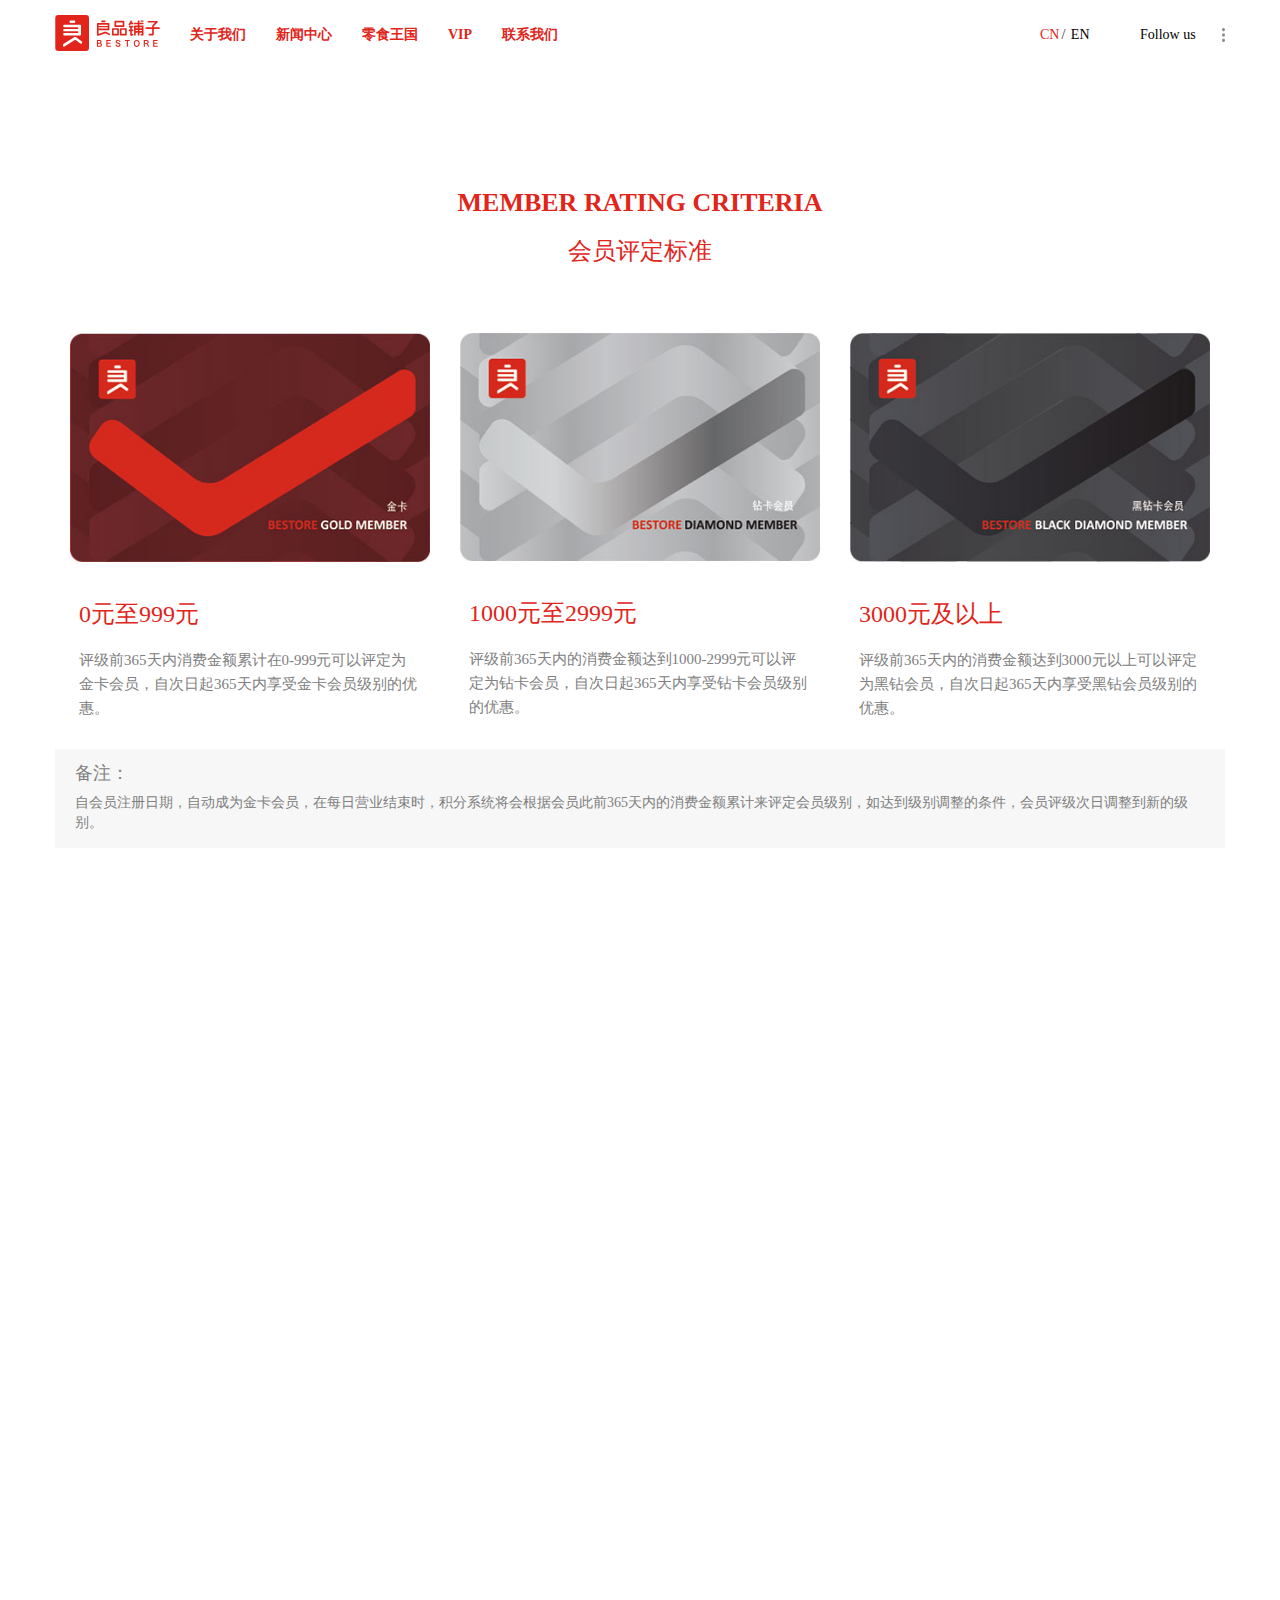
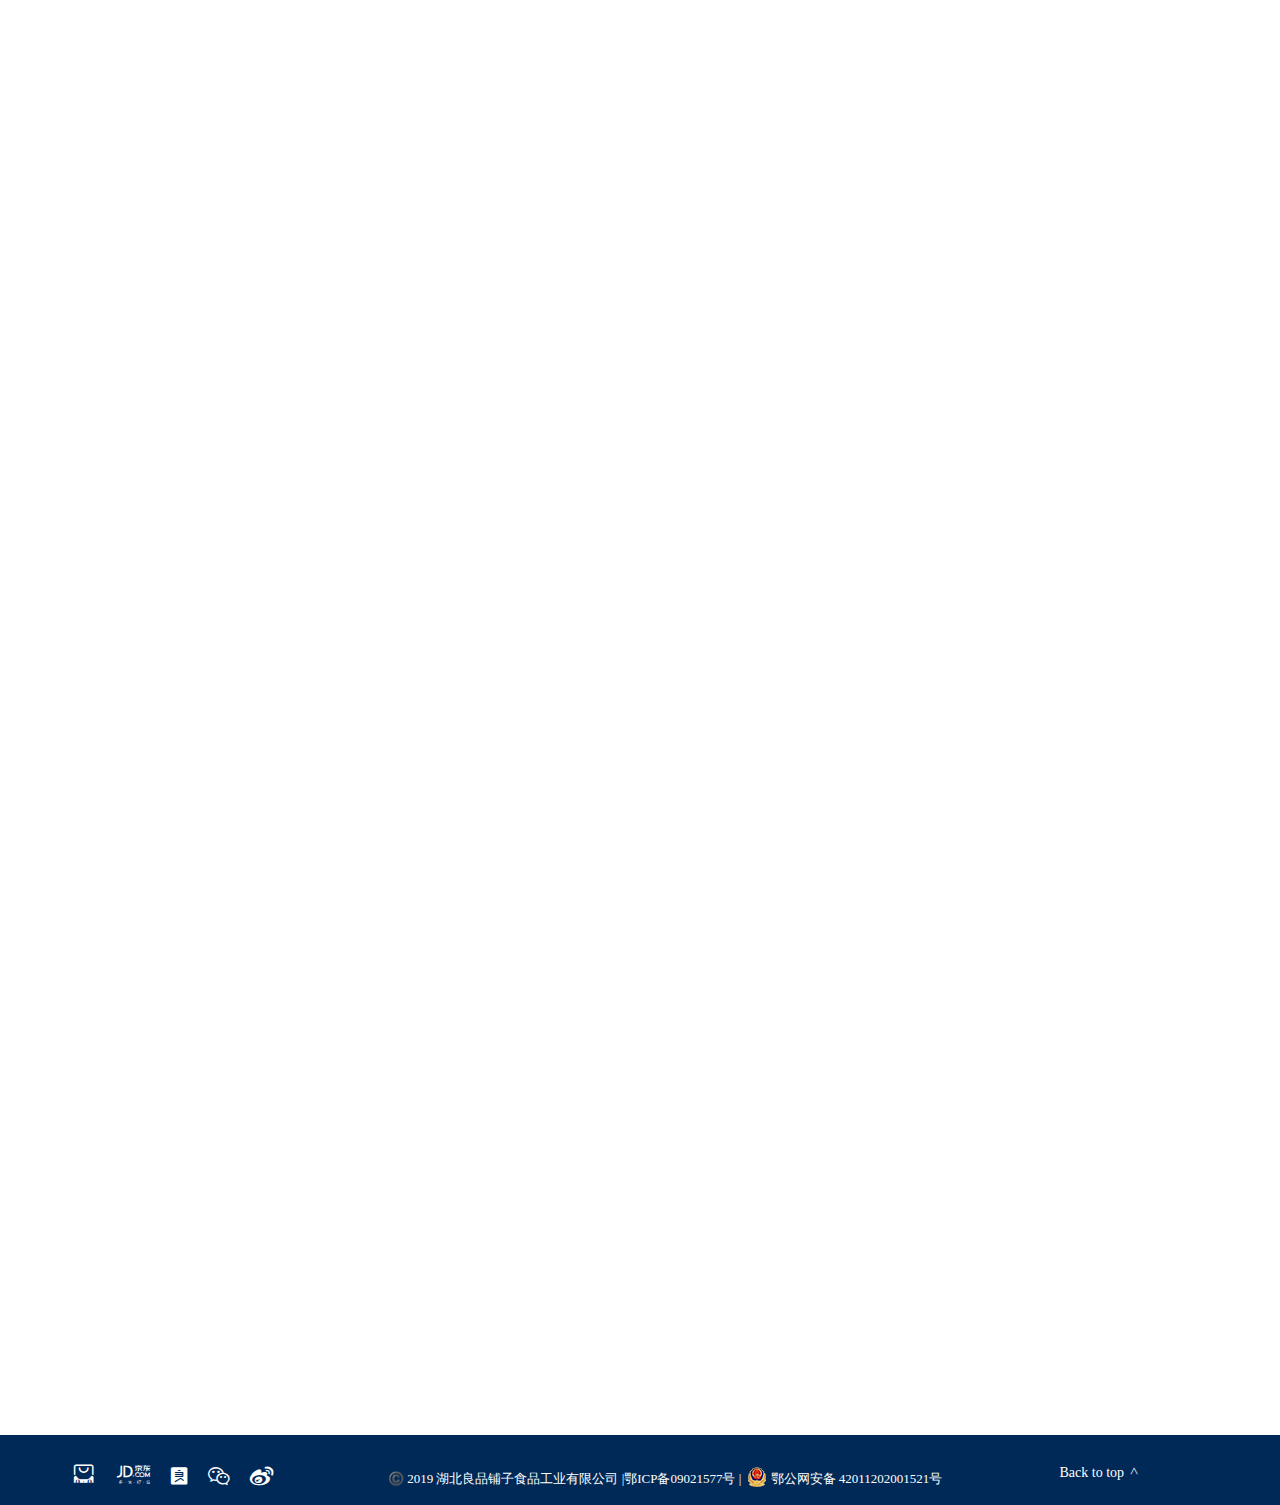
<file: html/vip.html>
<!DOCTYPE html>
<html lang="en">
<head>
	<meta charset="UTF-8">
	<meta http-equiv="X-UA-Compatible" content="IE=edge">
    <meta name="viewport" content="width=device-width, initial-scale=1">
	<title>VIP</title>
	<link rel='icon' href='../images/favicon.ico' mce_href='../images/favicon.ico' type='image/x-icon'>
	<link rel='shortcut icon' href='../images/favicon.ico' mce_href='../images/favicon.ico' type='image/x-icon'>
	<script src="../js/jquery-1.11.1.js"></script>
	<script src="../js/bootstrap.js"></script>
	<script src="../js/public.js"></script>
	<!-- <script src="../js/brandIntroCourse.js"></script> -->
	<link rel="stylesheet" href="../css/bootstrap.css">
	<link rel="stylesheet" href="../css/bootstrap.min.css">
	<link rel="stylesheet" href="../css/cssreset.css">
	<link rel="stylesheet" href="../css/public.css">
	<link rel="stylesheet" href="../css/iconfont1.css">
	<link rel="stylesheet" href="../css/iconfont2.css">
	<link rel="stylesheet" href="../css/iconfont3.css">
	<link rel="stylesheet" href="../css/iconfont4.css">
	<link rel="stylesheet" href="../css/iconfont5.css">
	<link rel="stylesheet" href="../css/iconfont9.css">
	<link rel="stylesheet" href="../css/vip.css">
	<script src="../js/wow.min.js"></script>
	<link rel="stylesheet" href="../css/animate.css">
	<script>
		$(function(){
			$('.c_wrap').addClass('wow fadeInUp');
			new WOW().init();
		})
	</script>
</head>
<body>
	<!-- header -->
	<div class="header ">
		<nav class="navbar navbar-default container kris_wrap pub">
		  <div class="container-fluid pub">
		    <!-- Brand and toggle get grouped for better mobile display -->
		    <div class="navbar-header ">
		      <button type="button" class="navbar-toggle collapsed krisBtn" data-toggle="collapse" data-target="#bs-example-navbar-collapse-1" aria-expanded="false">
		        <span class="sr-only">Toggle navigation</span>
		        <span class="icon-bar"></span>
		        <span class="icon-bar"></span>
		        <span class="icon-bar"></span>
		      </button>
		      <a class="navbar-brand" href="../index.html">
		      	<img src="../images/logo.svg" alt="" class="logo">
		      </a>
		    </div>

		    <!-- Collect the nav links, forms, and other content for toggling -->
		    <div class="collapse navbar-collapse kris_nav" id="bs-example-navbar-collapse-1">
		      <ul class="nav navbar-nav kris_navLeft">
		        <li class="nav_li">
		        	<a href="#" class="red navA">关于我们</a>
		        	<div class="aboutMenu nav_menu">
		        		<div>
		        			<img src="../images/submenu_line.svg" alt="" class="menuItem_icon">
		        		</div>
		        		<ul class="aboutMenu_ul nav_menu_ul">
		        			<li><a href="brandIntroCourse.html" class="menuItem first_a">品牌介绍</a></li>
		        			<li><a href="brandIntroCourse.html" class="menuItem">品牌历程</a></li>
		        			<li><a href="brandConceptStory.html" class="menuItem">品牌理念</a></li>
		        			<li><a href="brandConceptStory.html" class="menuItem last_a">品牌故事</a></li>
		        		</ul>
		        	</div>
		        </li>
		        <li class="nav_li">
		        	<a href="#" class="red">新闻中心</a>
		        	<div class="newsMenu nav_menu">
		        		<div>
		        			<img src="../images/submenu_line.svg" alt="" class="menuItem_icon">
		        		</div>
		        		<ul class="newsMenu_ul nav_menu_ul">
		        			<li><a href="mediaFocus.html" class="menuItem first_a">媒体聚焦</a></li>
		        			<li><a href="https://v.qq.com/x/page/f0919i81zgl.html" class="menuItem last_a">品牌视频</a></li>
		        		</ul>
		        	</div>
		        </li>
		        <li class="nav_li">
		        	<a href="#" class="red">零食王国</a>
		        	<div class="snacksMenu nav_menu">
		        		<div>
		        			<img src="../images/submenu_line.svg" alt="" class="menuItem_icon">
		        		</div>
		        		<ul class="snacksMenu_ul nav_menu_ul">
		        			<li><a href="#" class="menuItem first_a">产品分类</a></li>
		        			<li><a href="onlineMall.html" class="menuItem">线上商城</a></li>
		        			<li><a href="nationalStores.html" class="menuItem last_a">全国门店</a></li>
		        		</ul>
		        	</div>
		        </li>
		        <li>
		        	<a href="vip.html" class="red">VIP</a>
		        </li>
		        <li class="nav_li">
		        	<a href="#" class="red">联系我们</a>
		        	<div class="contactMenu nav_menu">
		        		<div>
		        			<img src="../images/submenu_line.svg" alt="" class="menuItem_icon">
		        		</div>
		        		<ul class="contactMenu_ul nav_menu_ul">
		        			<li><a href="join.html" class="menuItem first_a">加盟专区</a></li>
		        			<li><a href="#" class="menuItem last_a">招聘专区</a></li>
		        		</ul>
		        	</div>
		        </li>
		      </ul>
		      <ul class="nav navbar-nav navbar-right kris_navRight">
		        <li>
		        	<a href="#" class="red cn">CN</a>/
		        	<a href="#" class="en">EN</a>
		        </li>
		        <li class="nav_li follow_li">
		        	<a href="#" class="follow">Follow&nbsp;us</a>
		        	<div class="followMenu nav_menu">
		        		<ul>
		        			<li>
		        				<a href="" class="bestore menuItem first_a"><i class="glyphicon glyphicon-user"></i></a>
		        			</li>
		        			<li>
		        				<a href="" class="weibo menuItem"><i class="glyphicon glyphicon-envelope"></i></a>
		        			</li>
		        			<li class="bestore_code_li">
		        				<a href="" class="wechat menuItem last_a"><i class="glyphicon glyphicon-cloud"></i>
		        					<img src="../images/qrcode_weixin.jpg" alt="" class="bestore_code"></a>
		        			</li>
		        		</ul>
		        	</div>
		        </li>
		      </ul>
		    </div><!-- /.navbar-collapse -->
		  </div><!-- /.container-fluid -->
		</nav>
	</div>

	<!-- content -->
	<!-- content1 -->
	<div class="content1 container">
		<div class="row">
		  <div class="col-sm-12 col-md-12 text-center pub">
		    <div class="thumbnail pub">
		      <div class="caption c_top wow fadeInUp">
		      	<h2>MEMBER RATING CRITERIA</h2>
		        <h3>会员评定标准</h3>
		      </div>
		    </div>
		  </div>
		  <div class=" col-sm-6 col-md-4 wow fadeInUp c1_box">
		    <div class="thumbnail pub">
		    	<img src="../images/card_01.jpg" alt="">
		      <div class="caption c1_main">
		        <h3>0元至999元</h3>
		        <p>评级前365天内消费金额累计在0-999元可以评定为金卡会员，自次日起365天内享受金卡会员级别的优惠。</p>
		      </div>
		    </div>
		  </div>
		  <div class=" col-sm-6 col-md-4 wow fadeInUp c1_box" data-wow-delay='0.1s'>
		    <div class="thumbnail pub">
		    	<img src="../images/card_02.jpg" alt="">
		      <div class="caption c1_main">
		        <h3>1000元至2999元</h3>
		        <p>评级前365天内的消费金额达到1000-2999元可以评定为钻卡会员，自次日起365天内享受钻卡会员级别的优惠。</p>
		      </div>
		    </div>
		  </div>
		  <div class=" col-sm-6 col-md-4 wow fadeInUp c1_box" data-wow-delay='0.2s'>
		    <div class="thumbnail pub">
		    	<img src="../images/card_03.jpg" alt="">
		      <div class="caption c1_main">
		        <h3>3000元及以上</h3>
		        <p>评级前365天内的消费金额达到3000元以上可以评定为黑钻会员，自次日起365天内享受黑钻会员级别的优惠。</p>
		      </div>
		    </div>
		  </div>
		  <div class="col-sm-12 col-md-12 pub wow fadeInUp">
		    <div class="thumbnail pub">
		      <div class="caption c1_bottom">
		        <h3>备注：</h3>
		        <p>自会员注册日期，自动成为金卡会员，在每日营业结束时，积分系统将会根据会员此前365天内的消费金额累计来评定会员级别，如达到级别调整的条件，会员评级次日调整到新的级别。</p>
		      </div>
		    </div>
		  </div>
		</div>
	</div>
	<!-- content2 -->
	<div class="content2 container ">
		<div class="row">
			<div class="col-sm-12 col-md-12 text-center wow fadeInUp">
			    <div class="thumbnail pub">
			      <div class="caption c_top">
			      	<h2>MEMBER RATING CRITERIA</h2>
			        <h3>会员评定标准</h3>
			      </div>
			    </div>
		    </div>
		</div>
		<div class="c2_main  pub wow fadeInUp" data-wow-delay='0.2s'>
			<table class="pub">
				<tr>
					<th>会员权益</th>
					<th>金卡会员</th>
					<th>钻卡会员</th>
					<th>黑钻卡会员</th>
				</tr>
				<tr class="td_bg">
					<td class="td1">积分兑豪礼</td>
					<td><i></i></td>
					<td><i></i></td>
					<td><i></i></td>
				</tr>
				<tr>
					<td class="td1">天天会员价</td>
					<td><i></i></td>
					<td><i></i></td>
					<td><i></i></td>
				</tr>
				<tr class="td_bg">
					<td class="td1">会员日</td>
					<td><i></i></td>
					<td><i></i></td>
					<td><i></i></td>
				</tr>
				<tr>
					<td class="td1 ">生日多倍积分</td>
					<td><i></i></td>
					<td><i></i></td>
					<td><i></i></td>
				</tr>
				<tr class="td_bg">
					<td class="td1">周年庆感恩礼</td>
					<td></td>
					<td><i></i></td>
					<td><i></i></td>
				</tr>
				<tr>
					<td class="td1">APP试吃包</td>
					<td></td>
					<td><i></i></td>
					<td><i></i></td>
				</tr>
				<tr class="td_bg">
					<td class="td1">生日礼盒</td>
					<td></td>
					<td></td>
					<td><i></i></td>
				</tr>
				<tr >
					<td class="td1">春节定制礼</td>
					<td></td>
					<td></td>
					<td><i></i></td>
				</tr>
				<tr class="td_bg">
					<td class="td1">至尊体验机会</td>
					<td></td>
					<td></td>
					<td><i></i></td>
				</tr>
			</table>
		</div>
		<div class="row">
			<div class="col-sm-12 col-md-12 pub wow fadeInUp" data-wow-delay='0.3s'>
			    <div class="thumbnail pub">
			      <div class="caption c1_bottom c2_bottom">
			        <h3>会员卡使用规范：</h3>
			        <p>1、会员在使用会员卡时应按照以上内容享受会员权益。<br>
						2、此会员积分与优惠仅可在线下门店与良品铺子APP同时享有，第三方平台（天猫、京东、1号店等）不享受本公约会员权益，以第三方会员权益制度为准。<br>
						3、若在监控会员卡使用轨迹时发现有异常消费与积分记录，良品铺子有权对该会员卡进行冻结与调查处理。<br>
						4、以上所有权益与规范仅对在良品铺子线下门店、良品铺子APP、支付宝、良品铺子公众号、良品铺子品牌号、良品铺子小程序注册会员有效。
					</p>
			      </div>
			    </div>
		   </div>
		</div>
	</div>
	<!-- content3 -->
	<div class="content3 container">
		<div class="row">
			<div class="col-sm-12 col-md-12 text-center wow fadeInUp">
			    <div class="thumbnail pub">
			      <div class="caption c_top">
			      	<h2>MEMBER POINTS RULES</h2>
			        <h3>会员积分规则</h3>
			      </div>
			    </div>
		    </div>
		</div>
		<div class="row c_title wow bounceInLeft" data-wow-delay='0.1s'>
			<div class="col-sm-12 col-md-12">
			    <div class="thumbnail pub">
			      <div class="caption">
			      	<i></i>
			        <h3>会员积分使用规则</h3>
			      </div>
			    </div>
		    </div>
		</div>
		<div class="c3_main pub">
			<ul>
				<li class='wow fadeInUp'>
					<div class="liBox">
						<div class="c3_main_circle"></div>
						<h2><span>01</span></h2>
			      		<p>会员每现金消费1元即可得一个积分</p>
					</div>
				</li>
				<li class='wow fadeInUp' data-wow-delay='0.2s'>
					<div class="liBox">
						<div class="c3_main_circle"></div>
						<h2><span>02</span></h2>
			      		<p>办会员卡时的消费以及新店开业、团购活动的消费不产生积分</p>
					</div>
				</li>
				<li class='wow fadeInUp' data-wow-delay='0.3s'>
					<div class="liBox">
						<div class="c3_main_circle"></div>
						<h2><span>03</span></h2>
			      			<p>会员可以使用积分兑换相应分值的产品或礼品，兑换后积分余额会相应的减少。</p>
					</div>
				</li>
				<li class='wow fadeInUp' data-wow-delay='0.4s'>
					<div class="liBox liBox4">
						<div class="c3_main_circle"></div>
						<h2><span>04</span></h2>
			      		<p>积分的积累与使用以会员卡为单位，同一名会员持有多张会员卡的，每张卡内的积分余额不能合并，只能分别使用。</p>
					</div>
				</li>
				<p class="c3_main_p"></p>
			</ul>
		</div>
		<div class="row c3_main2">
			<div class="col-sm-12 col-md-12 c_title wow bounceInLeft">
			    <div class="thumbnail pub">
			      <div class="caption">
			      	<i></i>
			        <h3>会员积分规则</h3>
			      </div>
			    </div>
		    </div>
		    <div class="col-sm-6 col-md-4 c3_main2_box wow fadeInUp">
			    <div class="thumbnail pub">
			      <div class="caption c3_main2_inner">
			      	<p><span>1.</span>每年7月31日营业时间结束时积分系统会将上一年度1月1日至12月31日期间消费所积的积分自动清零，当年1月1日至7月31日期间所积积分保留至次年7月31日清零。</p>
			      </div>
			    </div>
		    </div>
		    <div class="col-sm-6 col-md-4 c3_main2_box wow fadeInUp" data-wow-delay='0.2s'>
			    <div class="thumbnail pub">
			      <div class="caption c3_main2_inner">
			      	<p><span>2.</span>当良品铺子积分系统第一次启动清零程序时，除清零当年1月1日至7月31日期间所积积分保留外，会员卡开通以来消费所积积分将被全部清零。</p>
			      </div>
			    </div>
		    </div>
		    <div class="col-sm-6 col-md-4 c3_main2_box wow fadeInUp" data-wow-delay='0.4s'>
			    <div class="thumbnail pub">
			      <div class="caption c3_main2_inner">
			      	<p><span>3.</span>会员卡开通后至首个7月31日未满12个月的，该期间所积积分暂不清零，至下一年度的7月31日时再清零。</p>
			      </div>
			    </div>
		    </div>
		    <div class="col-sm-12 col-md-12 pub wow fadeInUp" data-wow-delay='0.6s'>
			    <div class="thumbnail pub">
			      <div class="caption c1_bottom c2_bottom c2_main_bottom">
			        <h3>注：</h3>
			        <p>
					每年6/7两个月将在门店提示会员清零时限将至。积分清零不影响会员的等级身份及其可享受到的相关权益。
					</p>
			      </div>
			    </div>
		   </div>
		</div>
	</div>

	<!-- footer -->
	<div class="footer">
		<div class="container footer_box">
			<div class="footer_left">
				<div class="footer_leftBox">
					<a href="" class="iconfont icon-tianmao ft_icon1"></a>
					<a href="" class="iconfont icon-jingdong ft_icon2"></a>
					<a href="" class="iconfont icon-liangpinpuzi ft_icon3"></a>
					<div class="ft_wechatCode">
						<a href="" class="iconfont icon-Fill  ft_icon4"></a>
						<div class="fl_img1">
							<img src="../images/qrcode_weixin.jpg" alt="">
						</div>
					</div>
					<div class="ft_weiboCode">
						<a href="" class="iconfont icon-weibo  ft_icon5"></a>
						<div class="fl_img2">
							<img src="../images/qrcode_sina.jpg" alt="">
						</div>
					</div>
				</div>
			</div>
			<div class="footer_center">
				<div class="footer_centerBox">
					<div class="footer_centerBox1">
							©️ 2019 湖北良品铺子食品工业有限公司&nbsp;|<a href="">鄂ICP备09021577号&nbsp;</a>|
					</div>
					<div class="footer_icon footer_centerBox2">
						<a href="" class="fc_a"><span class="fc_icon"></span>鄂公网安备 42011202001521号</a>
					</div>
				</div>
			</div>
			<div class="footer_right">
				<div class="footer_right_aBox">
					<a href="" class="footer_right_a" onclick="return false">Back&nbsp;to&nbsp;top&nbsp;<span class="glyphicon glyphicon-chevron-u">></span></a>
				</div>	
			</div>
		</div>
	</div>
</body>
</html>
</file>
<file: css/iconfont1.css>
@font-face {font-family: "iconfont";
  src: url('iconfont.eot?t=1566530118073'); /* IE9 */
  src: url('iconfont.eot?t=1566530118073#iefix') format('embedded-opentype'), /* IE6-IE8 */
  url('[data-uri]') format('woff2'),
  url('iconfont.woff?t=1566530118073') format('woff'),
  url('iconfont.ttf?t=1566530118073') format('truetype'), /* chrome, firefox, opera, Safari, Android, iOS 4.2+ */
  url('iconfont.svg?t=1566530118073#iconfont') format('svg'); /* iOS 4.1- */
}

.iconfont {
  font-family: "iconfont" !important;
  font-size: 16px;
  font-style: normal;
  -webkit-font-smoothing: antialiased;
  -moz-osx-font-smoothing: grayscale;
}

.icon-vip:before {
  content: "\e8b3";
}
</file>
<file: css/iconfont2.css>
@font-face {font-family: "iconfont";
  src: url('iconfont.eot?t=1566533347102'); /* IE9 */
  src: url('iconfont.eot?t=1566533347102#iefix') format('embedded-opentype'), /* IE6-IE8 */
  url('[data-uri]') format('woff2'),
  url('iconfont.woff?t=1566533347102') format('woff'),
  url('iconfont.ttf?t=1566533347102') format('truetype'), /* chrome, firefox, opera, Safari, Android, iOS 4.2+ */
  url('iconfont.svg?t=1566533347102#iconfont') format('svg'); /* iOS 4.1- */
}

.iconfont {
  font-family: "iconfont" !important;
  font-size: 16px;
  font-style: normal;
  -webkit-font-smoothing: antialiased;
  -moz-osx-font-smoothing: grayscale;
}

.icon-renshi:before {
  content: "\e673";
}
</file>
<file: css/iconfont3.css>
@font-face {font-family: "iconfont";
  src: url('iconfont.eot?t=1566533602234'); /* IE9 */
  src: url('iconfont.eot?t=1566533602234#iefix') format('embedded-opentype'), /* IE6-IE8 */
  url('[data-uri]') format('woff2'),
  url('iconfont.woff?t=1566533602234') format('woff'),
  url('iconfont.ttf?t=1566533602234') format('truetype'), /* chrome, firefox, opera, Safari, Android, iOS 4.2+ */
  url('iconfont.svg?t=1566533602234#iconfont') format('svg'); /* iOS 4.1- */
}

.iconfont {
  font-family: "iconfont" !important;
  font-size: 16px;
  font-style: normal;
  -webkit-font-smoothing: antialiased;
  -moz-osx-font-smoothing: grayscale;
}

.icon-shop:before {
  content: "\e600";
}
</file>
<file: css/iconfont4.css>
@font-face {font-family: "iconfont";
  src: url('iconfont.eot?t=1566533701846'); /* IE9 */
  src: url('iconfont.eot?t=1566533701846#iefix') format('embedded-opentype'), /* IE6-IE8 */
  url('[data-uri]') format('woff2'),
  url('iconfont.woff?t=1566533701846') format('woff'),
  url('iconfont.ttf?t=1566533701846') format('truetype'), /* chrome, firefox, opera, Safari, Android, iOS 4.2+ */
  url('iconfont.svg?t=1566533701846#iconfont') format('svg'); /* iOS 4.1- */
}

.iconfont {
  font-family: "iconfont" !important;
  font-size: 16px;
  font-style: normal;
  -webkit-font-smoothing: antialiased;
  -moz-osx-font-smoothing: grayscale;
}

.icon-jiameng1:before {
  content: "\e717";
}
</file>
<file: css/iconfont5.css>
@font-face {font-family: "iconfont";
  src: url('iconfont.eot?t=1566539514267'); /* IE9 */
  src: url('iconfont.eot?t=1566539514267#iefix') format('embedded-opentype'), /* IE6-IE8 */
  url('[data-uri]') format('woff2'),
  url('iconfont.woff?t=1566539514267') format('woff'),
  url('iconfont.ttf?t=1566539514267') format('truetype'), /* chrome, firefox, opera, Safari, Android, iOS 4.2+ */
  url('iconfont.svg?t=1566539514267#iconfont') format('svg'); /* iOS 4.1- */
}

.iconfont {
  font-family: "iconfont" !important;
  font-size: 16px;
  font-style: normal;
  -webkit-font-smoothing: antialiased;
  -moz-osx-font-smoothing: grayscale;
}

.icon-weibo:before {
  content: "\e69b";
}

.icon-tianmao:before {
  content: "\e6b0";
}

.icon-jingdong:before {
  content: "\e990";
}

.icon-Fill:before {
  content: "\e6bd";
}

.icon-liangpinpuzi:before {
  content: "\e6dd";
}

.icon-jiajian-1:before {
  content: "\e513";
}

.icon-jiajian-:before {
  content: "\e514";
}
</file>
<file: css/public.css>
*{
	font-family: '微软雅黑';
}
/*@media (min-width:768px) {
	.kris_wrap{
		min-width: 836px;
	}
}*/
a:hover{
	text-decoration: none;
}
body{
	padding-top: 80px;
	/*min-width: 1170px;*/
}
.pub{
	padding: 0;
	border: none;
}
.header{
	width: 100%;
	background-color: #fff;
	height: 80px;
	z-index: 33;
	position: fixed;
	top: 0;
}
.logo{
	width: 105px;
	height: 36px;
	/*margin-top: 12px;*/
}
.kris_nav{
	margin-top: 10px;
}
.navbar-default{
	background-color: #fff;
	border:none;
}
.navbar-default .navbar-nav>li>a{
	color: #e1251b;
}
.navbar-default .nav>li>a:hover{
	background: none;
	color: #e1251b;

}
.navbar-default .nav>li>.cn{
	display: inline-block;
	padding-right: 2px;
	
}
.navbar-default .nav>li>.en{
	display: inline-block;
	padding-left: 2px;
}
.navbar-default .nav>li>.en{
	color: #000;
}
.navbar-default .nav>li>.follow{
	color: #000;
}
/*navleft*/
.kris_navLeft{
	font-weight: bold;
	/*margin-left: 40px;*/
	text-align: center;
}
/*.kris_navLeft li{
	margin: 0 20px;
}*/
.kris_navRight li{
	width: 100px;
}
@media(max-width: 768px){
	.kris_navLeft li{
		width: 85px;
		margin: auto;
	}
	.kris_navLeft li a{
		padding: 15px 0px;
	}
	.kris_navRight li{
		width: 85px;
		margin: auto;
	}
	.kris_navRight li a{
		padding: 15px 0px;
	}
}

.follow{
	position: relative;
}
.follow:after{
	content: '';
	top: 0;
	right: 0;
	bottom: 0;
	position: absolute;
	width: 3px;
	/*height: 6px;*/
	background: url('../images/more.png') center center no-repeat;
}

/*关于我们*/
.nav_menu{
	/*width: 100px;*/
	position: relative;
	overflow: hidden;
	box-shadow: 0 0 5px 0 rgba(0,0,0,0.05);
	background: #fff;
	text-align: center;
	margin: 0 auto;
	display: none;
	transition: all 0.3s;
	position: fixed;
	z-index: 30;
}
.nav_menu_ul li{
	/*width: 100px;*/
	margin: 0 auto;
}
.nav_menu_ul a{
	display: inline-block;
	padding: 12px 18px;
	box-sizing: border-box;
	border-bottom: 1px solid #ccc;
}
.nav_menu_ul .first_a{
	margin-top: 7px;
}
.nav_menu_ul .last_a{
	border-bottom: 1px solid transparent;
	
}
.menuItem{
	color: #000;
}
.menuItem:hover{
	color:  #e1251b;
}
.menuItem_icon{
	 position: absolute;
    top: 0;
    right: -30px;
    height: 7px;
    width: auto
}

/*right*/
.followMenu i{
	  display:block;
	  font-size:20px;
	  margin: 15px auto;
}
.bestore_code{
	display: none;
}


/*footer*/
@media(min-width: 776px){
	.footer_left{
		
	}
}
.footer{
	width: 100%;
	margin-top: 50px;
	/*height: 80px;*/
	/*line-height: 80px;*/
	background-color: rgba(0,41,87,1.0);
	position: relative;
}
.footer a:hover{
	opacity: 0.5;
}
.footer_left,.footer_center,.footer_right{
	display: inline-block;
	color: #fff;
	margin: 10px 0; 	
}
.footer_left a{
	display: inline-block;
	padding: 0 8px;
	font-size:18px;
	color: #fff;
}
.footer_left a:hover{
	opacity:0.5; 
}
.footer_left img{
	width: 80px;
	height: 80px;
}
.footer_left .ft_icon1{
	padding-left: 0;
	font-size: 25px;
}
.footer_left .ft_icon2{
	font-size: 35px;
}
.footer_left .ft_icon5{
	font-size: 25px;
}
.ft_wechatCode,.ft_weiboCode{
	position: relative;
	display: inline-block;
}
.fl_img1,.fl_img2{
	display: inline-block;
	position: absolute;
}
.fl_img1{
	top:-85px;
	left: -15px;
	display: none;
}
.fl_img1:hover{
	cursor: pointer;
}
.fl_img2{
	top:-78px;
	left: -15px;
	display: none;
}
.fl_img2:hover{
	cursor: pointer;
}
.ft_icon4,.ft_icon5{
	transition: 1s;
	height: 100%;
}
.footer_center{
	font-size: 13px;
	/*margin-left: 80px;*/ 
}
.footer_center a{
	color: #fff;
}
.fc_a{
	overflow: hidden;
	position: relative;
}
.footer_icon{
	display: inline-block;
}
.fc_icon{
	display: inline-block;
	width: 20px;
	height: 20px;
	position: relative;
	top: 4px;
	margin-top: 0px;
	margin-left: 3px;
	padding-top: 10px;
	margin-right: 3px;
	background: url('../images/beian.png') no-repeat; 
}
/*.footer_right{
	float: right;
}*/
.footer_right a{
	color: #fff;
	float: right;
}
.footer_right span{
	transform: rotate(-90deg);
	font-size: 14px;
}
.footer_right_a{
	float: right;
}
.footer_right_aBox,.footer_leftBox,.footer_centerBox{
	display: inline-block;
}
.footer_centerBox1,.footer_centerBox2,.footer_centerBox3{
	display: inline-block;
}
@media(max-width: 776px){
	.footer_left{
		width: 100%;
	}
	.footer_center{
		width: 100%;
	}
	.footer_right{
		width: 100%;
		text-align: center;
		float: none;
	}
	.footer_right_aBox{
		margin: auto;
	}
	.footer_leftBox{
		left: 50%;
		margin-left: -107px;
		position: relative;
	}
	.footer_centerBox{
		width: 100%;
	}
	.footer_centerBox1,.footer_centerBox2,.footer_centerBox3{
			width: 100%;
			/*margin: 0 auto;*/
	}
	.footer_centerBox1{
		text-align: center;
	}
	.footer_centerBox2{
		text-align: center;

	}
}
@media(min-width: 776px){
	.footer_left{
		width: 100%;
	}
	.footer_center{
		width: 100%;
	}
	.footer_right{
		width: 100%;
		text-align: center;
		float: none;
	}
	.footer_right_aBox{
		margin: auto;
	}
	.footer_leftBox{
		left: 50%;
		margin-left: -107px;
		position: relative;
	}
	.footer_centerBox{
		position: relative;
		left: 50%;
		margin-left: -282px;
	}
}
@media(min-width: 992px){
	.footer_left{
		width: 100%;
	}
	.footer_center{
		width: 100%;
	}
	.footer_right{
		width: 100%;
		text-align: center;
		float: none;
	}
	.footer_right_aBox{
		margin: auto;
	}
	.footer_leftBox{
		left: 50%;
		margin-left: -107px;
		position: relative;
	}
	.footer_centerBox{
		position: relative;
		left: 50%;
		margin-left: -373px;
	}
}
@media(min-width: 1200px){
	.footer_left{
		width: 19%;
	}
	.footer_center{
		width: 54%;
		margin-left: 80px;
		
	}
	.footer_centerBox{
		margin-left: -290px;
	}
	.footer_right{
		width: 19%;
	}
	.footer_right_aBox{
		margin: auto;
	}
}
</file>
<file: css/index.css>
/*content*/
/*body{
	min-width: 1170px;
	overflow-x: hidden;
}*/
html,section,body{
	height: 100%;
}
/*.banner .content1,.content3,.content3{
	height: 750px;
}*/
.content1{
	position: relative;
	margin-top:40px;
}
.banner .left,.banner .right{
	background: none;
}
.content1_mask{
	margin:auto;
}
/*背景文字*/
.c1_box{
	position: relative;
}
.bg_words{
	z-index: 1;
	position: absolute;
	top: 0;
	left: 0;
}
.bg_words p{
	color:#d8d8d8;
	font-size: 70px;
	line-height: 70px;
	opacity: 0.5;
}
/*content1*/
.c1_box{
	margin-top: 50px;
	position: relative;
	overflow: hidden;
	border: none;
}
.c1_wrap{
	margin-top: 50px;
	margin-bottom: 50px;
}
 .c1 .c1_img1 img{
	width: 405px;
	height: 390px;
	float: right;
	transition: 1s;
	
}
 .c1 .c1_img2 img{
	width: 405px;
	height: 380px;
	display: inline-block;
	transition: 1s;
	
}
.c1_img1,.c1_img2{
	width: 405px;
	height: 380px;
	overflow: hidden;
	margin-top: 30px;
}
.c1_img1{
	float: right;
}
.content1 img:hover{
	transform: scale(1.1);
	cursor:pointer;

}
.content1_top{
	color: #e1251b;
	position: relative;
	z-index: 20;
}
.content1_top h2{
	font-size: 30px;
	margin: 30px 0 20px 0px;
}
.content1_top p{
	font-size: 16px;
}
.c1_bottom{
	overflow: hidden;
}
.c1_publicBox{
	width: 180px;
	height: 200px;
	display: inline-block;
	background-color:#e1251b;
	color: #fff;
	line-height: 30px;
	bottom: 0;
	position: absolute;
	z-index: 8;

}
.c1_publicInner{
	width: 160px;
	height: 150px;
	margin: auto;
}
.c1_publicInner a{
	display: block;
	/*margin-top: 10px;*/
	color: #fff;
}
.c1_publicBox span{
	display:inline-block;
	width: 25px;
	height: 2px;
	background-color: #fff;
	margin-top:30px;

}
.c1_right{
	text-align: right;
}
.rp2{
	width: 100%;
	text-align: right;
}
.content1 .c1_rightBox{
	position: absolute;
	right:0;
	text-align: right;
	text-indent: none;
}
.c1_rightBox_inner:nth-child(1){
	margin-top: 30px;
}
.right_a{
	display: inline-block;
	margin-top: 10px;
}


/*content2*/
.content2{
	margin-top: 40px;
	overflow: hidden;
	text-align: center;
	color:  #e1251b;
	margin-bottom: 30px;
}
.content_box{
	margin:auto;
	/*width: 300%;*/
}
.c2_top{
	/*width: 100%;*/
	margin: 20px auto 40px;
}
.content_box h2{
	font-size: 35px;
	margin: 20px auto;
}
.content_box h3{
	font-size: 25px;
	margin: 0px auto 20px;
}
.c2_line{
	display: inline-block;
	width: 1px;
	height: 30px;
	background: #e1251b;
}
.c2_snacksBox{
	width: 100%;
	overflow: hidden;
}
.c2_snacksBox ul{
	width: 300%;
	overflow: hidden;
}
.c2_snacksBox ul li{
	float: left;
	/*width: 8.5%;*/
}
.snacks_box{
	width: 100%;
}
@media(max-width: 768px){
	.c2_snacksBox ul{
		width: 600%;
	}
	.c2_snacksBox li{
		width: 8.3333%;
	}
	.snacks_box{
		width: 100%;
	}
	.c2_imgBox{
		width: 100%;
	}
	.c2_imgBox img{
		width: 100%;
	}
}
@media(min-width: 768px){
	.c2_snacksBox ul{
		width: 300%;
	}
	.c2_snacksBox li{
		width: 8.3333%;
	}
	.snacks_box{
		width: 100%;
	}
	.c2_imgBox{
		width: 100%;
	}
	.c2_imgBox img{
		width: 100%;
	}
	.c3_inner_tit br{
		display: none;
	}
}
@media(min-width: 992px){
	.c2_snacksBox ul{
		width: 300%;
	}
	.c2_snacksBox li{
		width: 8.3333%;
	}
	.snacks_box{
		width: 100%;
	}
	.c2_imgBox{
		width: 100%;
	}
	.c2_imgBox img{
		width: 100%;
	}
}
@media(min-width:1200px){
	.c2_snacksBox ul{
		width: 300%;
	}
	.c2_snacksBox li{
		width: 8.3333%;
	}
	.snacks_box{
		width: 100%;
	}
	.c2_imgBox{
		width: 100%;
	}
	.c2_imgBox img{
		width: 100%;
	}
}
.c2_imgBox{
	overflow: hidden;
	width: 100%;
}
.c2_imgBox img{
	width: 100%;
	display: inline-block;
	transition: 1s;
}
.c2_imgBox img:hover{
	transform: scale(1.1);
	cursor: pointer;
}

.snacks_box{
	position: relative;
	padding-left: 0;
	padding-right: 0;
}
.c2_detials{
	width: 100%;
	text-align: center;
	position: absolute;
	left: 0;
	bottom: 0;
	height: 50px;
	line-height: 50px;
	color: #fff;
	background-color: rgba(225,37,27,0.7);
	font-size: 18px;
	display: none;
	transition: 1s;
}
.c2_btn{
	display:inline-block;
	width: 25px;
	color: #e1251b;
	margin-top:30px;
	font-size: 40px;
}
.c2_btn:hover{
	cursor: pointer;
}
.c2_btn_line{
	margin: 0 50px;
}
.c2_snacksBox{
	/*width: 9999px;*/
}
.c2_bottom{
	clear:both;
}


/*content3*/
.content3{
	margin-top: 70px;
	margin-bottom: 100px;
}
.content3:hover{
	cursor: pointer;
}
.content3 main{
	position: relative;
	width: 100%;
	height: 100%;
	padding: 10px;
	background-color: rgba(242,242,242,1);
}
.c3_box{	
	/*background-color: rgba(242,242,242,1);*/
	/*position: relative;*/
	margin: 50px auto;
	color: grey;
	height: 450px;
	transition: 0.5s;
	/*margin: 4px;*/
	/*width: 24.3%;*/
}
.c3_bgImg{
	position: absolute;
	left: 0;
	top: -20px;
	width: 100%;
	height: 100%;	
	background-image: url('../images/join_bg.svg');
	background-size: 100%;
	background-repeat: no-repeat;
	/*margin-top: -15px;*/
	z-index: 2;
	display: none;


}
.c3_inner{
	position: relative;
	z-index: 3;
	margin-bottom: 40px;
	height: 100%;
	width: 100%;
	/*box-shadow: 0 0 2px #ccc;*/

}
.c3_inner h2{
	font-weight: bold;
	font-size: 28px;
	margin: 20px auto 10px;
}
@media(max-width: 768px){
	.c3_inner h2{
		font-size: 24px;
	}
}
.c3_inner h3{
	font-size: 24px;
	margin: 10px auto 40px;

}
.c3_inner h4{
	font-size: 18px;
	margin: 10px auto 20px;

}
.c3_inner p{
	line-height: 25px;
	margin: 10px auto;
	font-size: 13px;
}
.c3_inner_bottom{
	position: absolute;
	bottom:-35px;
	left: 20px;
	z-index: 3;
	width: 130px;
	height: 130px;

}
.c3_inner_bottom span{
	display: inline-block;
	width: 120px;
	height: 120px;
	font-size: 70px;
}

/*asideNav*/
.asideNav{
	position: fixed;
	right: 3%;
	top: 40%;
}
.asideNav li{
	/*margin-bottom: 13px;*/
	text-align: center;
}
.asideNav a{
	display: inline-block;
	width: 12px;
	height: 12px;
	border-radius: 50%;
	border: 1px solid #e1251b;
	position: relative;
}
.asideNav span{
	display:block;
	width: 1px;
	height: 20px;
	margin-left: 6px;
	border-left: 1px dotted #e1251b;
}
.asideNav_a1{
	background-color: #fff;
}
.current_a{
	background-color: #e1251b;
}
</file>
<file: css/iconfont6.css>
@font-face {font-family: "iconfont";
  src: url('iconfont.eot?t=1566806266816'); /* IE9 */
  src: url('iconfont.eot?t=1566806266816#iefix') format('embedded-opentype'), /* IE6-IE8 */
  url('[data-uri]') format('woff2'),
  url('iconfont.woff?t=1566806266816') format('woff'),
  url('iconfont.ttf?t=1566806266816') format('truetype'), /* chrome, firefox, opera, Safari, Android, iOS 4.2+ */
  url('iconfont.svg?t=1566806266816#iconfont') format('svg'); /* iOS 4.1- */
}

.iconfont {
  font-family: "iconfont" !important;
  font-size: 16px;
  font-style: normal;
  -webkit-font-smoothing: antialiased;
  -moz-osx-font-smoothing: grayscale;
}

.icon-changyongicon-:before {
  content: "\e502";
}

.icon-changyongicon-1:before {
  content: "\e504";
}



@font-face {font-family: "iconfont";
  src: url('iconfont.eot?t=1566808988866'); /* IE9 */
  src: url('iconfont.eot?t=1566808988866#iefix') format('embedded-opentype'), /* IE6-IE8 */
  url('[data-uri]') format('woff2'),
  url('iconfont.woff?t=1566808988866') format('woff'),
  url('iconfont.ttf?t=1566808988866') format('truetype'), /* chrome, firefox, opera, Safari, Android, iOS 4.2+ */
  url('iconfont.svg?t=1566808988866#iconfont') format('svg'); /* iOS 4.1- */
}

.iconfont {
  font-family: "iconfont" !important;
  font-size: 16px;
  font-style: normal;
  -webkit-font-smoothing: antialiased;
  -moz-osx-font-smoothing: grayscale;
}

.icon-jiajian-1:before {
  content: "\e513";
}

.icon-jiajian-:before {
  content: "\e514";
}
</file>
<file: css/brandIntroCourse.css>
.bg1{
	padding: 0;
	border: none;
}
/*concent1*/
.pub{
	padding: 0;
	border: none;
}
.c1_left{
	position: relative;
	z-index: 10;
}
.c1_left h2{
	font-size: 26px;
	font-weight: bold;
	margin: 100px 0 20px;
	color: #e1251b;
	position: relative;
}
.c1_left h2:after{
	content: '';
	top: 50%;
	right: 30px;
	position: absolute;
	width: 180px;
    height: 1px;
    background-color: #e1251b;
}
.c1_left h3{
	font-size: 24px;
	margin-bottom: 40px;
	color: #e1251b;
}
.c1_left p{
	line-height: 30px;
	margin-right: 20px;
}
.c1_left,.c1_right{
	margin-top:50px;
}
.c1_right_img{
	overflow: hidden;
	box-shadow: -140px 0px 0px 0px rgba(247,247,247,0.6);
}
.c1_right_img img{
}

/*content2*/
.content2{
	margin-top: 0px;
	overflow: hidden;
	position: relative;
	margin-bottom: 30px;
	/*height: 850px;*/
}
.c2_top h2{
	font-size: 26px;
	font-weight: bold;
	margin: 100px 0 20px;
	color: #e1251b;
	position: relative;
}
.c2_top h3{
	font-size: 24px;
	margin-bottom: 40px;
	color: #e1251b;
}
.c2_main{
	position: relative; 
	padding: 0;
	overflow: hidden;
}
.c2_main ul{
	width: 600%;
	left: 0;
}
.c2_main li{
	width: calc(8.33333% - 10px);
	margin-right: 10px;
	float: left;
	position: relative;
	cursor: pointer;
}
.c2_main li:before{
	content: "";
    position: absolute;
    background-color: #b2b2b2;
	top: 24px;
    left: 9px;
    bottom: 32px;
    width: 1px;
}
/*.c2_main .first_li:before{
	left: 8px;
}*/
.c2_main .li2:before{
	content: "";
    position: absolute;
    background-color: #e1251b;
	top: 24px;
    left: 9px;
    bottom: 32px;
    width: 1px;
}
.btn_left{
	display: inline-block;
	position: absolute;
	top: 63%;
	left: 10vw;
	font-size: 40px;
	font-weight: normal;
	cursor: pointer;
	color: red;
}
.btn_right{
	display: inline-block;
	position: absolute;
	top: 63%;
	right: 10vw;
	font-size: 40px;
	cursor: pointer;
	color: red;
}
.c2_main h3{
	font-size:28px;
	color: #b2b2b2;
	position: relative;
	margin-left: 25px;
	display: inline-block;
}
.i1,.i3{
	display: inline-block;
	width: 15px;
	height: 15px;
	border-radius: 50%;
	background-color: #b2b2b2;
	position: relative;
	left: 1px;
}
.i1{
	left: 2px;
}
.c2_imgBox{
	position: relative;
	margin-left: 5px;
	margin-top: 20px;
	margin-bottom: 20px;
	margin-left: 25px;
}
.c2_main .c2_img{
	width: 100%;
}
.c2_img{
	height: 145px;
}
.c2_bgImg{
	position: absolute;
	left: 0;
	top: 0;
	width: 100%;
	display: none;
	transition: 1s;
}
.c2_bgImg img{
	width: 100%;
	background-color: #e1251b;
	height: 145px;
}
.c2_main p{
	line-height: 25px;
	color: gray;
	margin-left: 25px;
	font-family:'微软雅黑';
}
.add,.jian{
	display: block;
	font-size: 22px;
	color: #a0a0a0;
	margin-top: -20px;
}
.add{
	float: right;
}
.jian{
	float: right;
	display: none;
}
 .i2{
	display: inline-block;
	width: 20px;
	height: 20px;
	border-radius: 50%;
	background-color: #b2b2b2;
	position: relative;
	padding-left: 0;
	left: 1px;
}
.i4{
	display: inline-block;
	width: 20px;
	height: 20px;
	border-radius: 50%;
	background-color: #e1251b;
	position: relative;
	padding-left: 0;
	left: 1px;
}
 .i2:after{
	content: '';
	display: inline-block;
	height: 1px;
	background-color: #b2b2b2;
	position: absolute;
	left: 26px;
	top: 10px;
}
 .i4:after{
	content: '';
	display: inline-block;
	width: 100%;
	height: 1px;
	background-color: #e1251b;
	position: absolute;
	left: 26px;
	top: 10px;
	display: none;
}
.c2_details_p{
	display: none;
}
.c2_details p:nth-child(1) {
	margin-bottom: 20px;
}
.i2:after{
 	width: 165px;
 }

@media(max-width: 768px){
	.c2_main ul{
		width: 600%;	
	}
	.c2_main li{
		width:calc(8.33333% - 10px);	

	}
}
@media(min-width: 768px){
	.c2_main ul{
		width: 400%;
	}
	.c2_main li{
		width: calc(8.33333% - 10px);
	}
	.i2:after{
		width: 200px;
	}
@media(min-width:992px){
	.c2_main ul{
		width: 400%;
	}
	.c2_main li{
		width: calc(8.33333% - 10px);
	}
}
@media(min-width: 1200px){
	.c2_main ul{
		width: 300%;
	}
	.c2_main li{
		width: calc(8.33333% - 10px);
	}
}
</file>
<file: css/join.css>
.pub3{
	padding-left: 15px;
	padding-right: 15px;
	box-sizing: border-box;
}
.pub{
	padding-right: 15px;
	padding-left: 15px;
}
.pub4{
	padding: 0;

}
.c1_top h2{
	font-size: 26px;
	font-weight: bold;
	margin: 100px 0 20px;
	color: #e1251b;
	position: relative;
}
.c1_top h3{
	font-size: 24px;
	margin-bottom: 40px;
	color: #e1251b;
}
.c_title i{
	display: inline-block;
	width: 12px;
	height: 12px;
	background-color:  #e1251b;
	border-radius: 50%;
}
.c_title h2{
	font-size: 22px;
	display: inline-block;
	margin-bottom: 20px;
}
.c1_main{
	background-color: #f7f7f7;
	padding: 25px 35px;
	box-sizing: border-box;
	height: 194px;
}
@media(max-width: 768px){
	.c1_main{
		padding: 25px 15px;
		
	}
	.k_c1_main1{
		height: 265px;
	}
}
.c1_main:hover{
	background-color:  #e1251b;
	color: #fff;
}
.c1_main:hover p{
	color: #fff;
}
.c1_main:hover i{
	background-color: #fff;
}
.c1_main p{
	line-height: 25px;
	color: gray;
}
.c1_imgBox{
	display: inline-block;
	width: 20%;
	margin-right: 5px;
}
.c_title{
	position: relative;
}
.c1_imgBox img{
	float: left;
	position: absolute;
	left: 0;
	top: 0;
}
.c1_txt{
	display: inline-block;
	width: 76%;
}
.c1_txt h3{
	color:  #e1251b;
	font-size: 20px;
	margin-bottom: 5px;
}
.c1_txt p{
	line-height: 25px;
	color: gray;
}
@media(max-width: 1200px){
	.c1_detials{
		/*width: 33%;*/
		height: 150px;
	}
	.c_title{
		width: 100%;
	}
	.c1_imgBox{
		width: 20%;
		margin-right: 5px;
	}
	.c1_txt{
		width: 70%;
		margin-left: 80px;
	}
}
@media(max-width: 992px){
	.c1_detials{
		/*width: 50%;*/
		height: 180px;
	}
	.c_title{
		width: 100%;
	}
	.c1_imgBox{
		width: 20%;
		margin-right: 5px;
		margin-bottom: 5px;
	}
	.c1_txt{
		width: 76%;
	}
}
@media(max-width: 768px){
	.c1_detials{
		/*width: 100%;*/
		height: 150px;
	}
	.c1_imgBox{
		width: 16%;
		margin-right: 5px;
		float: none;
	}
	.c_title{
		width: 100%;
	}
	.c1_txt{
		width: 76%;
		margin: 0;
		margin-left: 80px;
	}
}
/*content2*/
.content2{
	background-color: #e1251b;
	color: #fff;
	margin-top: 50px;
}
.content2 h2,.content2 h3{
	color: #fff;
}
.content2 .pub{
	background-color:#e1251b;
}
.c_title .c2_i{
	background-color: #fff;
}
.c2_icon span{
	display: inline-block;
	width: 120px;
	height: 120px;
	border: 2px solid #fff;
	border-radius: 50%;
	font-size: 45px;
	line-height: 120px;
	color: #fff;
}
.c2_main h3{
	font-size: 22px;
	margin: 15px 0;
}
@media(max-width: 768px){
	.k_c2_main{
		height: 300px;
	}
}
.c2_main p{
	line-height: 25px;
	color: #fff;
	margin-bottom: 50px;
	height: 56px;

}
.content2_1 .c_title{
	margin-top: 30px;
}
.c2_number{
	position: relative;
}
.c2_number span{
	display: inline-block;
	width: 60px;
	height: 60px;
	border-radius: 50%;
	font-size: 24px;
	line-height: 60px;
	color: #fff;
	background-color: gray;
}
.c2_number span:after{
	content: '';
	display: inline-block;
	position: absolute;
	width: 100%;
	height: 2px;
	background-color: gray;
	top: 50%;
	left: 66%;
}
.c2_number span:before{
	content: '';
	display: inline-block;
	position: absolute;
	width: 65%;
	height: 2px;
	background-color: gray;
	top: 50%;
	left: -32%;
}
@media(max-width: 768px){
	.c2_number span:before{
		width: 100%;
		left: -67%;
	}
}
@media(max-width: 411px){
	.c2_number span:before{
		width: 100%;
		left: -100%;
	}
}
@media(max-width: 375px){
	.c2_number span:before{
		width: 100%;
		left: -100%;
	}
}

.c2_number .c2_number1:before{
	content: '';
	width: 0;
}
.c2_number .c2_number6:after{
	content: '';
	width: 0;
}
.c2_p{
	margin-top: 15px;
	font-size: 18px;
	color: gray; 
}
@media(max-width: 992px){
	.c2_number .c2_number3:after{
		width: 0;
	}
	.c2_number .c2_number4:before{
		width: 0;
	}
	.c2_number span:after{
		left: 62%;
	}
}
@media(max-width: 768px){
	.c2_number span:after{
		width: 70%;
		left: 62%;
	}
}
@media(max-width: 411px){
	.c2_number span:after{
		width: 70%;
		left:100%;
	}
}
@media(max-width: 375px){
	.c2_number span:after{
		width: 70%;
		left:100%;
	}
}

/*content3*/
.content3{
	margin-top: 50px;
}
.content3,.content3 .pub{
	background-color: #f7f7f7;
}
.c3_mainItem{
	display: inline-block;
	width: 18%;
	position: relative;
}
.c3_mainItem lable{
	position: absolute;
	left: 5px;
	top: 0;
	color: gray;
	height: 50px;
	line-height: 50px;
	font-size: 16px;

}
.c3_mainItem input{
	outline: none;
	border: 1px solid transparent;
	padding: 10px;
	box-sizing: border-box;
	height: 50px;
	width: 95%;
}
.c3_mainItem select{
	outline: none;
	border: 1px solid transparent;
	padding: 10px;
	box-sizing: border-box;
	height: 50px;
	width: 95%;

}
.c3_mainItem .sex1,.c3_mainItem .sex2{
	width: 8%;
	height: 18px;
	margin: 0 5%;
}
.c3_main{
	overflow: hidden;
}
.sex{
	font-size: 16px;

}
.c3_title h3{
	font-size: 22px;
	margin-bottom: 20px;
}
.c3_main span,.c3_main3 span,.c3_main4 span{
	color: #e1251b;
}
.sex{
	height: 50px;
}
.sex i{
	display: inline-block;
	width: 16px;
	height: 16px;
	border-radius: 50%;
	background-color: #fff;
	margin: 5px 10px 0px;
	cursor: pointer;
}
 .sex .man{
	margin-left: 15px;
}
.sex .c3_bgColor{
	background-color:#e1251b; 
}
.c3_title h3{
	margin-top: 30px;
}
.c3_main2 div{
	display: inline-block;
	width: 16%;
	font-size: 16px;
	cursor: pointer;
	color: gray;
}
.c3_main2 i{
	display: inline-block;
	width: 14px;
	height: 14px;
	border-radius: 50%;
	background-color: #fff;
	margin: 0px 5px;
}
.c3_main2_txtBox h4{
	font-size: 16px;
	margin-top: 20px;
	margin-bottom: 10px;
}
.c3_main2_txtBox textarea{
	width: 100%;
	height: 120px;
	background-color: #fff;
	padding-left: 10px;
	padding-top: 5px;
	box-sizing: border-box;
	border: none;
	outline: none;
}
.c3_main2 .c3_main2_i{
	background-color: #e1251b;
}
.c3_main2_span{
	color: #e1251b;
}
.c3_main3{
	width: 100%;
}
 .c3_main3_1{
	width: 32%;
}
 .c3_main3_1{
	width: 32%;
}

.remarks{
	margin-top: 20px;
	color: gray;
}
.remarks span{
	color: #e1251b;

}
.sumbit_btn{
	display:block;
	width: 160px;
	line-height: 45px;
	text-align: center;
	font-size: 24px;
	color: #fff;
	background-color: #e1251b;
	margin: 50px auto;
	cursor: pointer;

}

@media(max-width: 1200px){
	.c3_mainItem{
		width: 32%;
		margin-bottom: 20px;
	}
	.c3_inp{
		width: 100%;
	}
	.c3_main2 div{
		width: 32%;
		margin-bottom: 20px;
	}
}
@media(max-width: 992px){
	.c3_mainItem{
		width: 49%;
		margin-bottom: 20px;

	}
	.c3_inp{
		width: 100%;
	}
	.c3_main4 .remarks p{
		width: 100%;
	}
	.c3_main4 .remarks{
		width: 100%;
	}
	.c4_main3 img{
		width: 120px;
		height: 120px;
	}
}
@media(max-width: 768px){
	.c3_mainItem{
		width: 100%;
		margin-bottom: 20px;
	}
	.c3_inp{
		width: 100%;
	}
	.c3_main4 .remarks{
		width: 100%;
	}
	.c3_main4 .remarks p{
		width: 100%;
	}
	.c3_main2 div{
		width: 45%;
		margin-bottom: 20px;
	}
}
/*content*/
.c4_main3{
	position: relative;
}
.c4_img {
	width: 35%;
	position: absolute;
	top: 10%;
	right: 5%;

}
@media(max-width:1200px){
	.c4_img {
		width: 25%;

	}
}
.c4_meeting i{
	display: inline-block;
	width: 50px;
	height: 50px;
	line-height: 50px;
	text-align: center;
	color: #fff;
	background-color: #e1251b;
	border-radius: 50%;
	font-style: normal;
	font-size: 20px;
}

/*content5*/
.c_title i{
	margin-right: 5px;
}
.c5_itemBox{
	background-color: #f7f7f7;
	color: #000;
	padding: 20px 10px;
	box-sizing: border-box;
	font-size: 15px;
}
.c5_question{
	line-height: 20px;
	overflow: hidden;
}
.c5_itemBox:hover{
	color: #fff;
	background-color: #e1251b;
	cursor: pointer;
}
.c5_Q,.c5_A{
	font-size: 18px;
}
.c5_add{
	float: right;
	font-size: 24px;
}
.c5_itemBox h3{
	display: inline-block;
	margin-left: 10px;
}
.c5_answer{
	margin-top: 15px;
	display: none;
}
.c5_A{
	float: left;
}
.c5_answer p{
	display: inline-block;
	margin-left: 10px;
	width: 85%;
	line-height: 25px;
}
.content5 .pub{
	margin-bottom: 0;
}
.pub2{
	border: none;
	margin-bottom: 0;
}
.content5 .c_title{
	margin-left: 10px;
}
.c5_mian3,.c5_mian4,.c5_mian5,.c5_mian6{
	margin-top:50px;
}
</file>
<file: css/iconfont10.css>
@font-face {font-family: "iconfont";
  src: url('iconfont.eot?t=1566904716151'); /* IE9 */
  src: url('iconfont.eot?t=1566904716151#iefix') format('embedded-opentype'), /* IE6-IE8 */
  url('[data-uri]') format('woff2'),
  url('iconfont.woff?t=1566904716151') format('woff'),
  url('iconfont.ttf?t=1566904716151') format('truetype'), /* chrome, firefox, opera, Safari, Android, iOS 4.2+ */
  url('iconfont.svg?t=1566904716151#iconfont') format('svg'); /* iOS 4.1- */
}

.iconfont {
  font-family: "iconfont" !important;
  font-size: 16px;
  font-style: normal;
  -webkit-font-smoothing: antialiased;
  -moz-osx-font-smoothing: grayscale;
}

.icon-mendian:before {
  content: "\e76b";
}

.icon-gongyinglian:before {
  content: "\e60d";
}

.icon-hezuo:before {
  content: "\e66c";
}

.icon-zijin:before {
  content: "\e607";
}

.icon-fengxian:before {
  content: "\ea71";
}

.icon-hangye:before {
  content: "\e756";
}
</file>
<file: css/iconfont11.css>
@font-face {font-family: "iconfont";
  src: url('iconfont.eot?t=1566905491805'); /* IE9 */
  src: url('iconfont.eot?t=1566905491805#iefix') format('embedded-opentype'), /* IE6-IE8 */
  url('[data-uri]') format('woff2'),
  url('iconfont.woff?t=1566905491805') format('woff'),
  url('iconfont.ttf?t=1566905491805') format('truetype'), /* chrome, firefox, opera, Safari, Android, iOS 4.2+ */
  url('iconfont.svg?t=1566905491805#iconfont') format('svg'); /* iOS 4.1- */
}

.iconfont {
  font-family: "iconfont" !important;
  font-size: 16px;
  font-style: normal;
  -webkit-font-smoothing: antialiased;
  -moz-osx-font-smoothing: grayscale;
}

.icon-hezuo:before {
  content: "\e63b";
}
</file>
<file: css/mediaFocus.css>
.c_top,.c_main{
	padding: 0;
	border: none;
} 
.c_top{
	height: 115px;
}
.c_wrap{
	padding: 0;
}
.content_box{
	height: 390px;
}
.content_box:hover{
	cursor: pointer;
}
.c_top{
	margin-top: 30px;
}
.c_top h2{
	font-size: 26px;
	font-weight: bold;
	margin-bottom: 20px;
	color: #e1251b;

}
.c_top h3{
	font-size: 24px;
	margin-bottom: 40px;
	color: #e1251b;
}
.details{
	background-color: #f2f2f2;;
	color: gray;
	padding:30px 20px;
	box-sizing: border-box;
	position: relative;
	height: 168px;
}

.c_date p{
	font-size: 20px;
	font-weight: bold;	
	display: inline-block;
}
.c_date span{
	float: right;
}
.details h3{
	margin-top: 20px;
	line-height: 30px;
}
@media(max-width: 768px){
	.details{
		height: 200px;
	}
	.details h3{
		line-height: 24px;
	}
}
.details_img{
	overflow: hidden;
}
.details_img img{
	width: 100%;
	height: 183px;
	transition: 1s;
}
</file>
<file: css/iconfont9.css>
@font-face {font-family: "iconfont";
  src: url('iconfont.eot?t=1566831476470'); /* IE9 */
  src: url('iconfont.eot?t=1566831476470#iefix') format('embedded-opentype'), /* IE6-IE8 */
  url('[data-uri]') format('woff2'),
  url('iconfont.woff?t=1566831476470') format('woff'),
  url('iconfont.ttf?t=1566831476470') format('truetype'), /* chrome, firefox, opera, Safari, Android, iOS 4.2+ */
  url('iconfont.svg?t=1566831476470#iconfont') format('svg'); /* iOS 4.1- */
}

.iconfont {
  font-family: "iconfont" !important;
  font-size: 16px;
  font-style: normal;
  -webkit-font-smoothing: antialiased;
  -moz-osx-font-smoothing: grayscale;
}

.icon-iconfontsousuo1:before {
  content: "\e646";
}

.icon-ditu:before {
  content: "\e683";
}
</file>
<file: css/nationalStores.css>
.bg1{
	padding: 0;
	border: none;
}
.bgBox{
	margin: 0;
}
/*content*/
.c_top h2{
	font-size: 26px;
	font-weight: bold;
	margin: 100px 0 20px;
	color: #e1251b;
	position: relative;
}
.c_top h3{
	font-size: 24px;
	margin-bottom: 40px;
	color: #e1251b;
}
.c_search{
	/*height: 80px;*/
	background-color: #f6f6f6;
}
.c_searchBox{
	width: 67%;
	/*height: 50px;*/
	margin: 10px auto;
	text-align: center;
	
}
.c_searchBox div,p{
	display: inline-block;
}
.c_searchBox p{
	font-size: 24px;
	color: gray;
}
.inp input{
	margin-left: 5px;
	border: none;
	width: 200px;
	height: 45px;
	padding-left: 10px;
	box-sizing: border-box;
	outline: none;
	font-size: 16px;
}
.c_searchBox button{
	width: 45px;
	height: 45px;
	font-size: 22px;
	border: none;
	outline: none;
}
.btn1{
	background-color: gray;
	color: #e1251b;
	float: right;
}
.btn2{
	background-color: #e1251b;
	color: #fff;
	/*float: right;*/
	margin-left: 15px;

}
.imgBox{
	width: 100%;
	cursor: pointer;
}
.imgBox img{
	width: 100%;
}
.inputBox{
	display: inline-block;
}
@media(max-width: 768px){
	.inp input{
		width: 170px;
	}
	.c_searchBox{
	width:80%;
	}
}
@media(min-width: 768px){
	.inputBox{
		display: block;
		width: 100%;
	}
	.inp input{
		width: 375px;
	}
}
@media(min-width: 992px){
	.inputBox{
		display: block;
		width: 100%;
	}
	.inp input{
		width: 400px;
	}
}
@media(min-width: 1200px){
	.inputBox{
		display: inline-block;
		width: 68%;
		
	}
	.inp input{
		width: 400px;
	}
}
</file>
<file: css/iconfont8.css>
@font-face {font-family: "iconfont";
  src: url('iconfont.eot?t=1566721819690'); /* IE9 */
  src: url('iconfont.eot?t=1566721819690#iefix') format('embedded-opentype'), /* IE6-IE8 */
  url('[data-uri]') format('woff2'),
  url('iconfont.woff?t=1566721819690') format('woff'),
  url('iconfont.ttf?t=1566721819690') format('truetype'), /* chrome, firefox, opera, Safari, Android, iOS 4.2+ */
  url('iconfont.svg?t=1566721819690#iconfont') format('svg'); /* iOS 4.1- */
}

.iconfont {
  font-family: "iconfont" !important;
  font-size: 16px;
  font-style: normal;
  -webkit-font-smoothing: antialiased;
  -moz-osx-font-smoothing: grayscale;
}

.icon-liang:before {
  content: "\e669";
}

.icon-tianmao:before {
  content: "\e67d";
}

.icon-dangdang:before {
  content: "\e664";
}

/*.icon-jingdong:before {
  content: "\e501";
}*/

.icon-taobao:before {
  content: "\e609";
}

@font-face {font-family: "iconfont";
  src: url('iconfont.eot?t=1567081625189'); /* IE9 */
  src: url('iconfont.eot?t=1567081625189#iefix') format('embedded-opentype'), /* IE6-IE8 */
  url('[data-uri]') format('woff2'),
  url('iconfont.woff?t=1567081625189') format('woff'),
  url('iconfont.ttf?t=1567081625189') format('truetype'), /* chrome, firefox, opera, Safari, Android, iOS 4.2+ */
  url('iconfont.svg?t=1567081625189#iconfont') format('svg'); /* iOS 4.1- */
}

.iconfont {
  font-family: "iconfont" !important;
  font-size: 16px;
  font-style: normal;
  -webkit-font-smoothing: antialiased;
  -moz-osx-font-smoothing: grayscale;
}

.icon-jingdong:before {
  content: "\e501";
}
</file>
<file: css/iconfont12.css>
@font-face {font-family: "iconfont";
  src: url('iconfont.eot?t=1567146227577'); /* IE9 */
  src: url('iconfont.eot?t=1567146227577#iefix') format('embedded-opentype'), /* IE6-IE8 */
  url('[data-uri]') format('woff2'),
  url('iconfont.woff?t=1567146227577') format('woff'),
  url('iconfont.ttf?t=1567146227577') format('truetype'), /* chrome, firefox, opera, Safari, Android, iOS 4.2+ */
  url('iconfont.svg?t=1567146227577#iconfont') format('svg'); /* iOS 4.1- */
}

.iconfont {
  font-family: "iconfont" !important;
  font-size: 16px;
  font-style: normal;
  -webkit-font-smoothing: antialiased;
  -moz-osx-font-smoothing: grayscale;
}

.icon-jingdong:before {
  content: "\e665";
}
</file>
<file: css/onlineMall.css>
/*定义五等分*/
.bg{
	padding: 0;
}
.bgbox{
	margin: 0;
}
.c_top,.c_content{
	border: none;
	padding: 0;
}
.c_top h2{
	font-size: 32px;
	color: #e1251b;
	font-weight: bold;
	margin-top: 30px;
	margin-bottom: 20px;
}
.c_top h3{
	font-size: 26px;
	color: #e1251b;
	margin-bottom: 30px;
}

.shopIcon .shopIcon_span{
	display: inline-block;
	width: 100%;
	height: 0px;
	padding-bottom: 100%;
	border-radius: 50%;
	border: 1px solid #e1251b;
	box-sizing: border-box;
	text-align: center;
	position: relative;

}
.shopIcon_span span{
	font-size:110px;
	color: #e1251b;
	top: 50%;
	left: 50%;
	transform: translate(-50%,-50%);
	position: absolute;

}
.shopIcon_span .cion5{
	top: 44%;
	left: 53%;
}
.shopIcon{
	position: relative;
}
.bg_img {
	position: absolute;
	left: 0px;
	top: 0px;
	display: none;
	border-radius: 50%;
}
.bg_img {
		width: 100%;
		position: absolute;
		left: 0px;
		top: 0px;
}
.bg_img img{
	width: 100%;
}
.icon3 br{
	display: none;
}
.col-xs-1-5,.col-sm-1-5,.col-md-1-5,.col-lg-1-5{
	min-height: 1px;
	padding-left: 10px;
	padding-right: 10px;
	position: relative;
}
.col-md-1-5{
	width: 33.3%;
	float: left;
}
@media(max-width: 768px){
	.shopIcon_span span{
		font-size: 50px;
	}
}
@media(min-width: 768px){
	.col-sm-1-5{
		width: 33.3%;
		float: left;
	}
	.shopIcon{
		width: 100%;
	}
	.shopIcon .shopIcon_span{
		width: 100%;
	}
	.bg_img img{
		width: 100%;
	}
	.bg_img {
		width: 100%;
		position: absolute;
		left: 0px;
		top: 0px;
	}
}
@media(min-width: 992px){
	.col-md-1-5{
		width: 20%;
		float: left;
	}
	.shopIcon{
		width: 100%;
	}
	.shopIcon .shopIcon_span{
		width: 100%;
	}
	.bg_img {
		width: 100%;
		position: absolute;
		left: 0px;
		top: 0px;
	}
	.bg_img img{
		width: 100%;
	}
	.shopIcon_span span{
		font-size: 100px;
	}

}
@media(min-width: 1200px){
	.col-lg-1-5{
		width: 20%;
		float: left;
	}
	.shopIcon{
		width: 100%;
	}
	.shopIcon .shopIcon_span{
		width: 100%;
	}
	.bg_img img{
		width: 100%;
	}
	.bg_img {
		width: 100%;
		position: absolute;
		left: 0px;
		top: 0px;
	}
}
/*.text-center{
	border:1px solid #333;
}*/
</file>
<file: css/vip.css>
/*content*/
/*content1*/
.c_top h2{
	font-size: 26px;
	font-weight: bold;
	margin: 100px 0 20px;
	color: #e1251b;
	position: relative;
}
.c_top h3{
	font-size: 24px;
	margin-bottom: 40px;
	color: #e1251b;
}
.c1_main h3{
	font-size: 24px;
	margin-bottom: 20px;
	margin-top: 30px;
	color: #e1251b;
}
.c1_main p{
	font-family: '微软雅黑';
	color: gray;
	line-height: 24px;
	font-size: 15px;
}
.pub .c1_bottom{
	background-color: #f7f7f7;
	padding: 15px 20px;
	color: gray;
	box-sizing: border-box;
}
.c1_bottom h3{
	font-size: 18px;
	margin-bottom: 10px;
	font-family: '微软雅黑';

}
@media(max-width: 992px){
	.c1_box{
		height: 410px;
	}
}
/*content2*/
.content2{
	margin-top: 50px;
}
.c2_main{
	margin-top: 30px;
	font-family: '微软雅黑';
	margin-right: 0;
}
.c2_main i{
	display: inline-block;
	width: 16px;
	height: 16px;
	border-radius: 50%;
	background-color: #e1251b;
}
.c2_main tr,th{
	width: 25%;
	text-align: center;
	line-height: 50px;
}
.c2_main table{
	width: 100%;
}
.c2_main th{
	background-color:#e1251b;
	color: #fff; 
	font-weight: bold;
	font-size: 20px;
}
.td1{
	font-size: 18px;
	color: gray;
}
.td_bg{
	background-color: #f7f7f7;
}
.c2_bottom{
	margin-top: 50px;
}
/*content3*/
.content3{
	margin-top: 50px;
}
.c_title i{
	display: inline-block;
	width: 10px;
	height: 10px;
	border-radius: 50%;
	background-color:#e1251b; 
}
.c_title h3{
	font-size: 22px;
	display: inline-block;
	font-weight: bold;
}
.c3_main{
	width: 100%;
}
.c3_main ul{
	/*overflow: hidden;*/
}
.c3_main_p{
	clear:both;
}
.c3_main li{
	float: left;
	width: 25%;
	font-family: '微软雅黑';

}
.c3_main .liBox{
	position: relative;
	width: 100%;
	margin-right: 10px;
	text-align: center;
	/*overflow: hidden;*/
	
}
.c3_main_circle{
	/*position: absolute;*/
	left: 0;	
	top: 0;	
	border: 2px solid #e1251b; 
	border-radius: 50%;
	width: 90%;
	padding-bottom: 90%;
}
.c3_main .liBox4{
	margin-right: 0;
}
.c3_main li h2{
	width: 90%;	
	color: #e1251b;
	position: absolute;
	font-size: 40px;
	text-align: center;
	margin-top: 20%;	
	left: 0;
	top: 0;
}
.c3_main li p{
	width: 90%;	
	padding: 0 20px;
	box-sizing: border-box;
	line-height: 25px;
	position: absolute;
	left: 0;
	top:41%;
}
.c3_main2 .c_title{
	margin-top: 50px;
}
@media(max-width: 768px){
	.c3_main2{
		margin-top: 80px;
	}
}
.c3_main2 .c3_main2_inner{
	background-color:  #f7f7f7;
	color: gray;
	padding: 35px 20px;
	box-sizing: border-box;
	height: 200px;

}
.c3_main2_inner:hover{
	background-color: #e1251b; 
	
}
.c3_main2_inner:hover p{
	color: #fff;
}
.c3_main2_inner p{
	line-height: 30px;
	font-size: 15px;
	font-family: '微软雅黑';
	color: gray;
}
.c3_main2_inner span{
	font-size: 26px;
}
.c2_main_bottom{
	margin-top: 15px;
}


@media(max-width: 1200px){
	.c3_main_circle{
		width: 92%;
	}
	.c3_main li h2{
		width: 92%;	
	}
	.c3_main li h2 span{
		border: 2px solid #e1251b; 
		border-radius: 50%;
		padding: 15px 18px;
		box-sizing: border-box;
	}
	.c3_main_circle{
		border: 2px solid transparent; 

	}
	.c3_main li p{
		width: 100%;
		margin-top: 40px;
		padding: 0 10px;	
	}
	
}
@media(max-width: 992px){
	.c3_main li{
		width: 50%;
	}
	.c3_main_circle{
		width: 90%;
		padding-bottom: 70%;
	}
	.c3_main li h2{
		width: 90%;
	}
	.c3_main li p{
		width: 90%;
		margin-top:12%;
	}
	
}
@media(max-width:768px){
	.c3_main li{
		width: 50%;
		margin-bottom: 60px;
	}
	/*.c3_main_circle{
		width: 70%;
		padding-bottom: 70%;
	}*/
	.c3_main li h2{
		width: 90%;
	}
	.c3_main li p{
		width: 90%;
		margin-top:30%;
	}
}
</file>
<file: css/cssreset.css>
/*
YUI 3.18.1 (build f7e7bcb)
Copyright 2014 Yahoo! Inc. All rights reserved.
Licensed under the BSD License.
http://yuilibrary.com/license/
网址：http://yuilibrary.com/yui/docs/cssreset/
*/
html{
	color:#000;
	background:#FFF;
}body,div,dl,dt,dd,ul,ol,li,h1,h2,h3,h4,h5,h6,pre,code,form,fieldset,legend,input,textarea,p,blockquote,th,td,footer,article,aside,header,section,nav,figure,figcaption,hgroup{
	margin:0;
	padding:0;
}table{
	border-collapse:collapse;
	border-spacing:0;
}fieldset,img{
	border:0;
}address,caption,cite,code,dfn,em,strong,th,var{
	font-style:normal;
	font-weight:normal;
}ol,ul{
	list-style:none;
}caption,th{
	text-align:left;
}h1,h2,h3,h4,h5,h6{
	font-size:100%;
	font-weight:normal;
}q:before,q:after{
	content:'';
}abbr,acronym{
	border:0;
	font-variant:normal;
}sup{
	vertical-align:text-top;
}sub{
	vertical-align:text-bottom;
}input,textarea,select{
	font-family:inherit;
	font-size:inherit;
	font-weight:inherit;
	*font-size:100%;
}legend{
	color:#000;
}#yui3-css-stamp.cssreset{ display:none}
</file>
